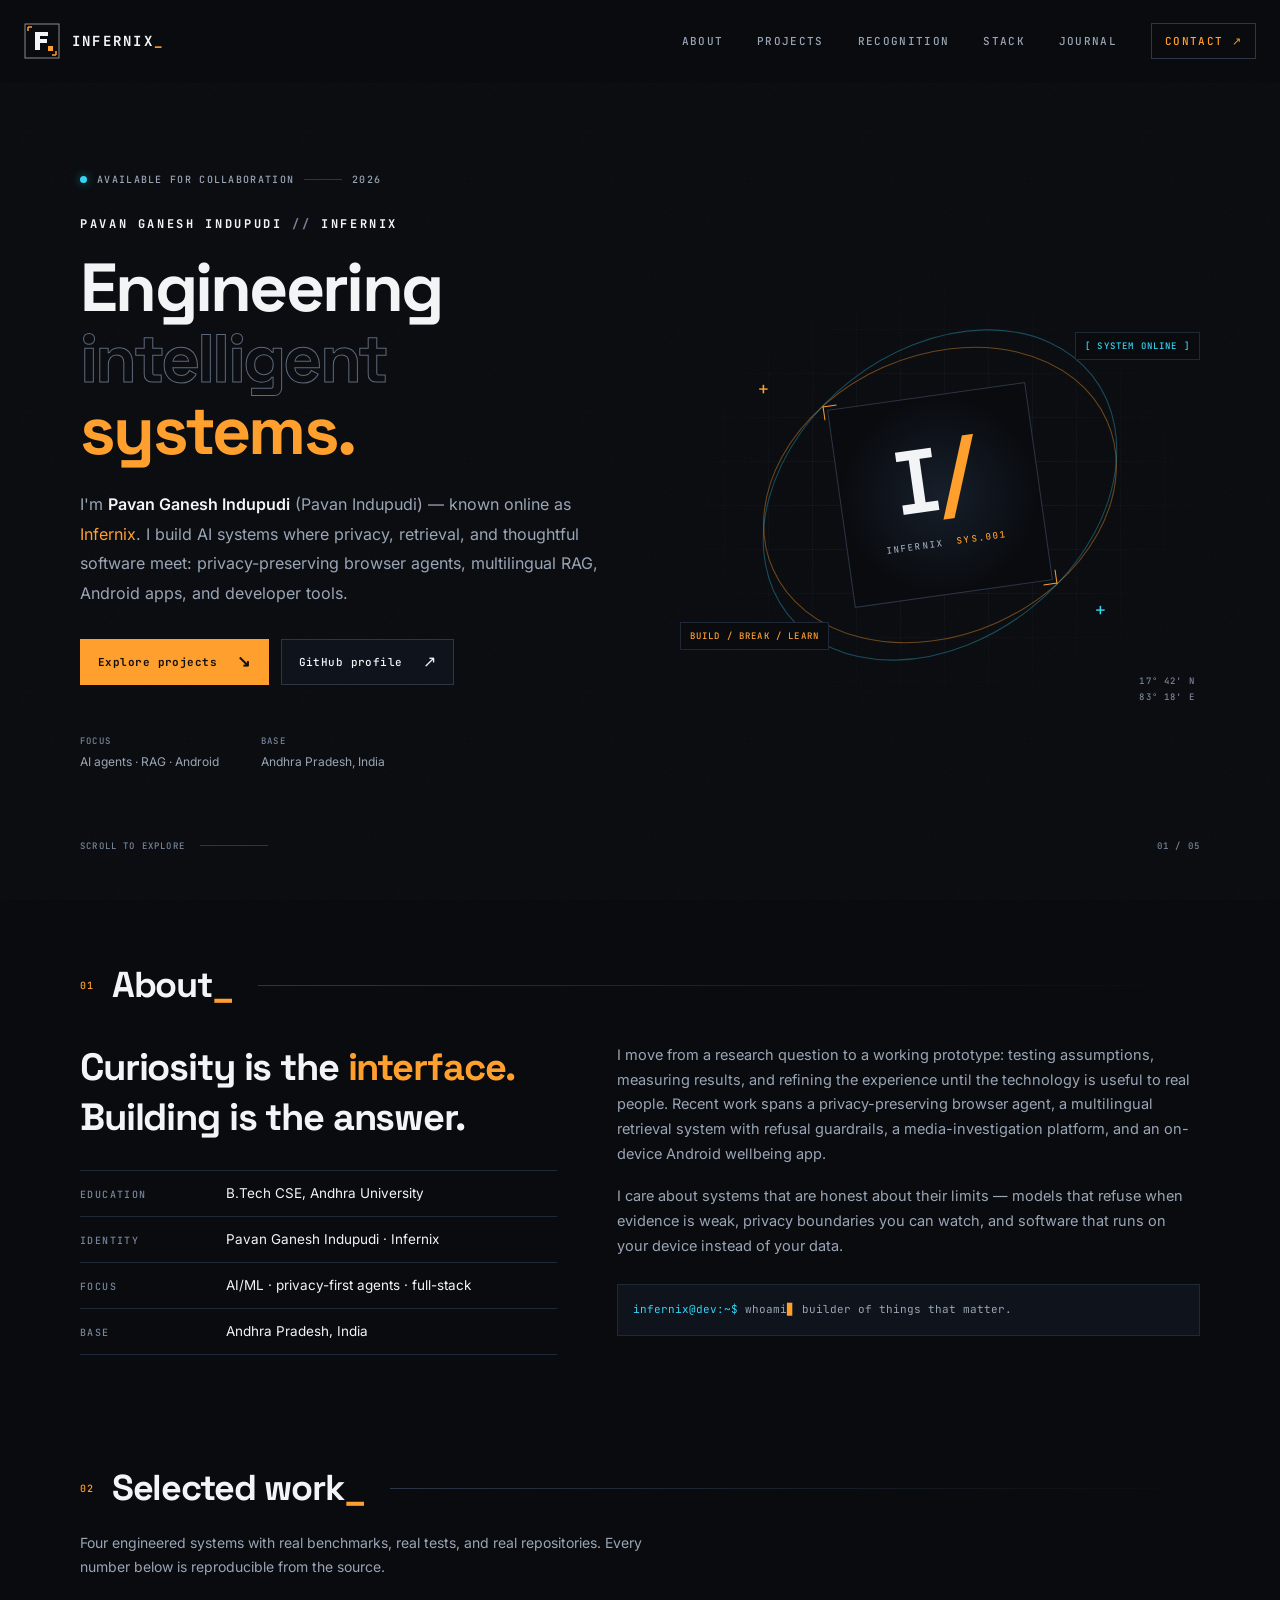
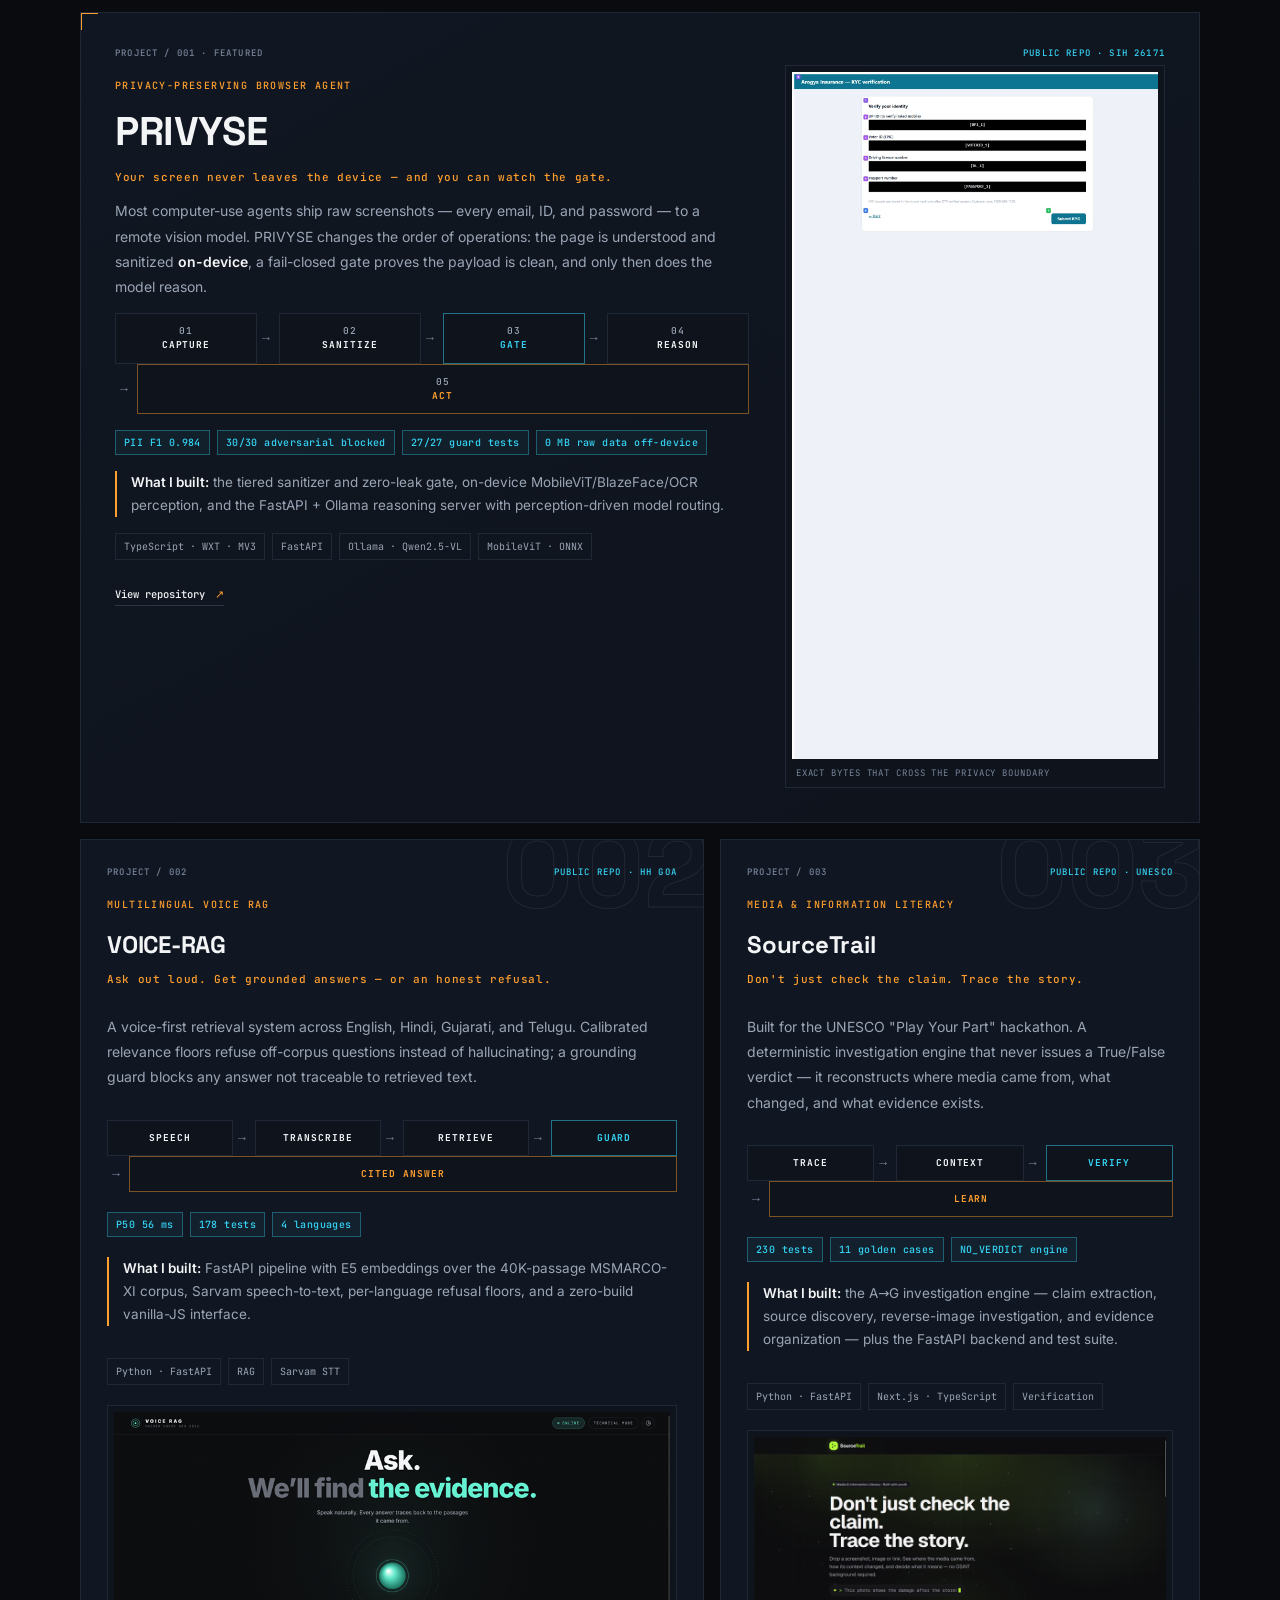
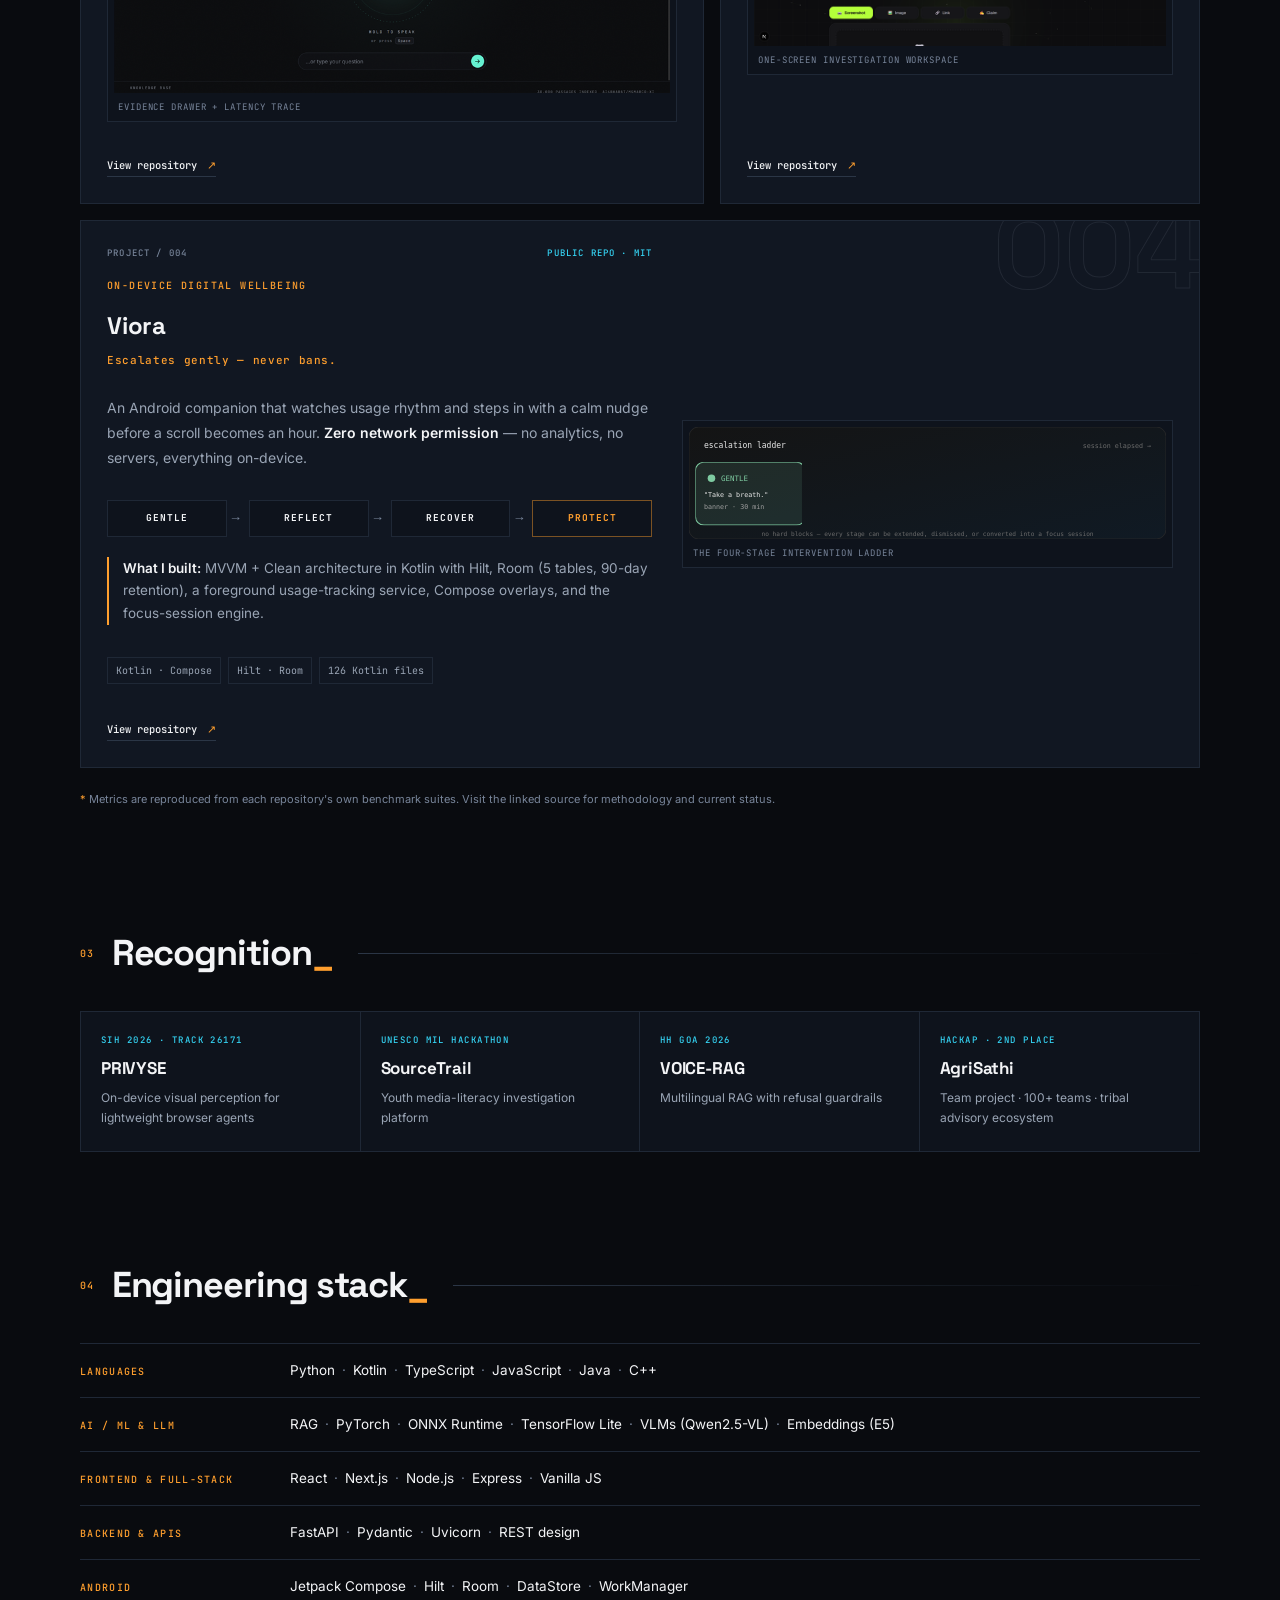
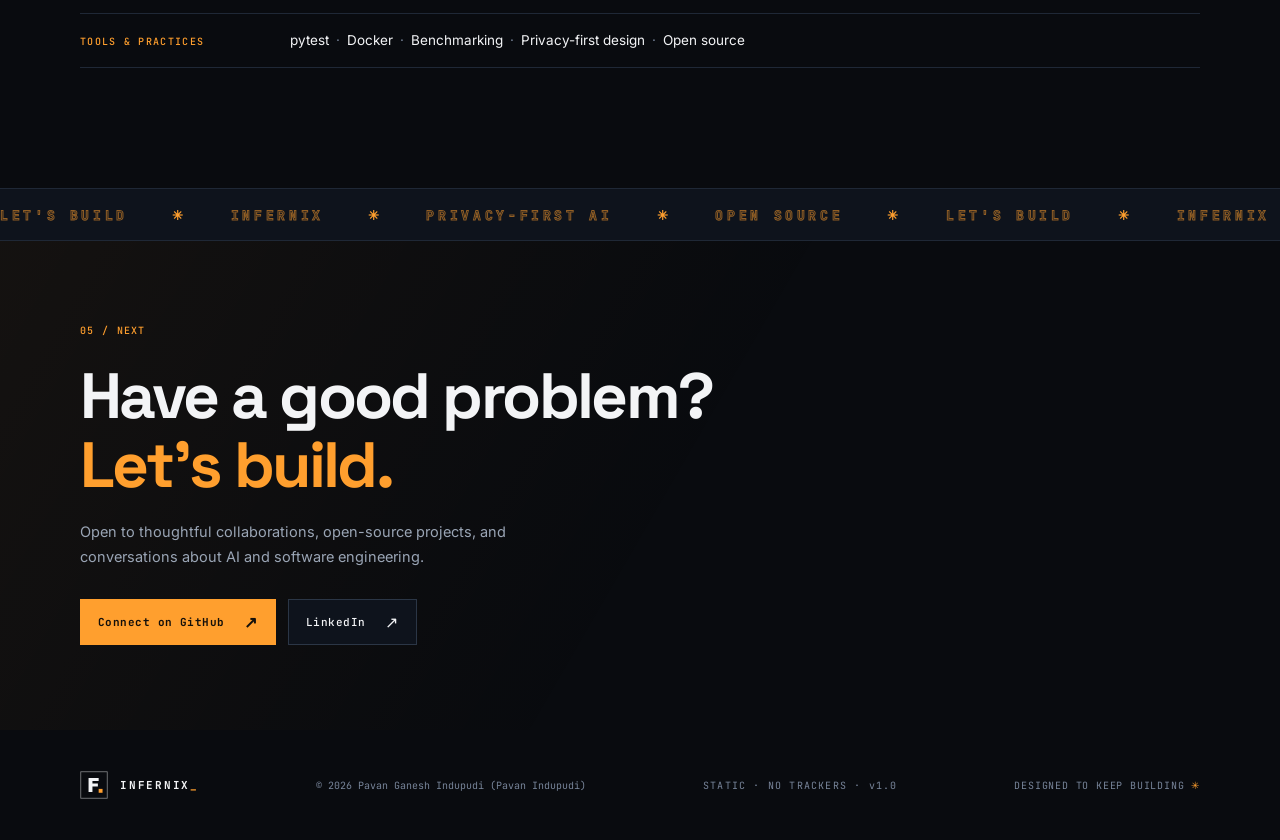
<file: index.html>
<!doctype html>
<html lang="en">
<head>
  <meta charset="utf-8">
  <meta name="viewport" content="width=device-width, initial-scale=1">
  <meta name="theme-color" content="#090b0f">
  <meta name="color-scheme" content="dark">
  <title>Pavan Ganesh Indupudi | Infernix — Developer & AI/ML Builder</title>
  <meta name="description" content="Pavan Ganesh Indupudi (Pavan Indupudi), known as Infernix, is a Computer Science and Engineering student and AI engineer building privacy-first browser agents, multilingual RAG systems, Android apps, and open-source tools.">
  <meta name="author" content="Pavan Ganesh Indupudi">
  <meta name="robots" content="index, follow, max-image-preview:large">
  <link rel="canonical" href="https://the-infernix.github.io/">
  <link rel="icon" href="./assets/favicon.svg" type="image/svg+xml">
  <link rel="stylesheet" href="./styles.css">
  <link rel="preload" href="./assets/fonts/space-grotesk-var.woff2" as="font" type="font/woff2" crossorigin>
  <link rel="preload" href="./assets/fonts/inter-var.woff2" as="font" type="font/woff2" crossorigin>
  <link rel="preload" href="./assets/fonts/jetbrains-mono-var.woff2" as="font" type="font/woff2" crossorigin>
  <meta property="og:type" content="website">
  <meta property="og:site_name" content="Infernix">
  <meta property="og:title" content="Pavan Ganesh Indupudi | Infernix">
  <meta property="og:description" content="Pavan Ganesh Indupudi (Pavan Indupudi) — AI engineer building privacy-first agents, retrieval systems, and developer tools.">
  <meta property="og:url" content="https://the-infernix.github.io/">
  <meta property="og:image" content="https://the-infernix.github.io/assets/social-preview.png">
  <meta property="og:image:width" content="1200">
  <meta property="og:image:height" content="630">
  <meta property="og:image:type" content="image/png">
  <meta property="og:image:alt" content="Infernix — Pavan Ganesh Indupudi, AI engineer and open-source developer">
  <meta name="twitter:card" content="summary_large_image">
  <meta name="twitter:title" content="Pavan Ganesh Indupudi | Infernix">
  <meta name="twitter:description" content="Pavan Ganesh Indupudi (Pavan Indupudi) — AI engineer building privacy-first agents, retrieval systems, and developer tools.">
  <meta name="twitter:image" content="https://the-infernix.github.io/assets/social-preview.png">

  <script>document.documentElement.classList.add("js");</script>

  <!-- Keep this data accurate. Both name forms are intentional: full legal name is primary, short form matches LinkedIn and teammates' references. -->
  <script type="application/ld+json">
  {
    "@context": "https://schema.org",
    "@type": "Person",
    "@id": "https://the-infernix.github.io/#person",
    "name": "Pavan Ganesh Indupudi",
    "alternateName": ["Infernix", "Pavan Indupudi"],
    "url": "https://the-infernix.github.io/",
    "image": "https://the-infernix.github.io/assets/social-preview.png",
    "description": "Computer Science and Engineering student and AI engineer building privacy-first browser agents, retrieval-augmented generation systems, Android applications, and open-source tools.",
    "sameAs": [
      "https://github.com/The-Infernix",
      "https://www.linkedin.com/in/pavanindupudi",
      "https://dev.to/the_infernix",
      "https://infernix.hashnode.dev"
    ],
    "alumniOf": {
      "@type": "CollegeOrUniversity",
      "name": "Andhra University"
    },
    "knowsAbout": [
      "Artificial Intelligence",
      "Machine Learning",
      "Retrieval-Augmented Generation",
      "Full-Stack Development",
      "Android Development",
      "Open-Source Software",
      "Privacy-Preserving AI"
    ]
  }
  </script>
</head>
<body>
  <a class="skip-link" href="#main">Skip to content</a>
  <div class="scanlines" aria-hidden="true"></div>

  <header class="site-header" id="site-header">
    <div class="header-inner">
      <a class="brand" href="#top" aria-label="Infernix home — Pavan Ganesh Indupudi">
        <svg class="brand-logo" viewBox="0 0 36 36" width="36" height="36" aria-hidden="true" focusable="false">
          <rect x="1" y="1" width="34" height="34" fill="none" stroke="currentColor" stroke-width="1" opacity=".55"/>
          <path d="M11 9h13v4h-8v3h7v4h-7v7h-5z" fill="currentColor"/>
          <rect x="24" y="23" width="5" height="5" fill="#ff9f2e"/>
          <path d="M4 4h4M4 4v4M32 32h-4M32 32v-4" stroke="#ff9f2e" stroke-width="1.5" fill="none"/>
        </svg>
        <span class="brand-name">INFERNIX<span class="brand-cursor" aria-hidden="true">_</span></span>
      </a>
      <button class="menu-toggle" type="button" aria-label="Open navigation" aria-expanded="false" aria-controls="site-nav">
        <span class="menu-bar" aria-hidden="true"></span>
        <span class="menu-bar" aria-hidden="true"></span>
      </button>
      <nav id="site-nav" class="site-nav" aria-label="Main navigation">
        <a href="#about">ABOUT</a>
        <a href="#work">PROJECTS</a>
        <a href="#recognition">RECOGNITION</a>
        <a href="#stack">STACK</a>
        <a href="./blog/">JOURNAL</a>
        <a href="#contact" class="nav-contact">CONTACT <span aria-hidden="true">↗</span></a>
      </nav>
    </div>
    <div class="scroll-progress" id="scroll-progress" aria-hidden="true"></div>
  </header>

  <main id="main">
    <!-- ============================================================ hero -->
    <section class="hero section-wrap" id="top" aria-label="Introduction">
      <div class="hero-copy">
        <p class="eyebrow reveal" data-reveal>
          <span class="status-dot" aria-hidden="true"></span>
          AVAILABLE FOR COLLABORATION
          <span class="eyebrow-line" aria-hidden="true"></span>
          2026
        </p>
        <p class="hero-identity reveal" data-reveal>PAVAN GANESH INDUPUDI <span class="dim">//</span> INFERNIX</p>
        <h1 class="reveal" data-reveal>Engineering<br><span class="outline-text">intelligent</span> <span class="accent">systems.</span></h1>
        <p class="hero-intro reveal" data-reveal>I'm <strong>Pavan Ganesh Indupudi</strong> (Pavan Indupudi) — known online as <span class="accent">Infernix</span>. I build AI systems where privacy, retrieval, and thoughtful software meet: privacy-preserving browser agents, multilingual RAG, Android apps, and developer tools.</p>
        <div class="hero-actions reveal" data-reveal>
          <a class="button button-primary" href="#work">Explore projects <span aria-hidden="true">↘</span></a>
          <a class="button button-ghost" href="https://github.com/The-Infernix" target="_blank" rel="noopener noreferrer">GitHub profile <span aria-hidden="true">↗</span></a>
        </div>
        <div class="hero-meta reveal" data-reveal>
          <div><span class="meta-label">FOCUS</span><span>AI agents · RAG · Android</span></div>
          <div><span class="meta-label">BASE</span><span>Andhra Pradesh, India</span></div>
        </div>
      </div>

      <div class="hero-art reveal" data-reveal role="img" aria-label="Abstract Infernix system schematic: a framed core marked I slash, orbited by two rings with technical readouts">
        <div class="art-grid" aria-hidden="true"></div>
        <svg class="hero-orbits" viewBox="0 0 400 400" aria-hidden="true" focusable="false">
          <ellipse class="o1" cx="200" cy="200" rx="170" ry="130" pathLength="100"/>
          <ellipse class="o2" cx="200" cy="200" rx="135" ry="180" pathLength="100"/>
        </svg>
        <div class="core" aria-hidden="true">
          <div class="core-symbol">I<span>/</span></div>
          <div class="core-label">INFERNIX <span>SYS.001</span></div>
        </div>
        <span class="art-tag tag-top" aria-hidden="true">[ SYSTEM ONLINE ]</span>
        <span class="art-tag tag-bottom" aria-hidden="true">BUILD / BREAK / LEARN</span>
        <span class="art-cross cross-one" aria-hidden="true">+</span>
        <span class="art-cross cross-two" aria-hidden="true">+</span>
        <span class="art-coord" aria-hidden="true">17° 42' N<br>83° 18' E</span>
      </div>

      <div class="hero-bottom" aria-hidden="true">
        <span>SCROLL TO EXPLORE</span>
        <span class="scroll-line"></span>
        <span>01 / 05</span>
      </div>
    </section>

    <!-- =========================================================== about -->
    <section class="section-wrap section-block" id="about">
      <div class="section-heading reveal" data-reveal>
        <span class="section-index">01</span>
        <h2>About<span class="accent" aria-hidden="true">_</span></h2>
        <span class="heading-rule" aria-hidden="true"></span>
      </div>
      <div class="about-grid">
        <div class="about-lead reveal" data-reveal>
          <p class="big-copy">Curiosity is the <span class="accent">interface.</span><br>Building is the answer.</p>
          <div class="spec">
            <div class="spec-row"><span class="spec-key">EDUCATION</span><span class="spec-val">B.Tech CSE, Andhra University</span></div>
            <div class="spec-row"><span class="spec-key">IDENTITY</span><span class="spec-val">Pavan Ganesh Indupudi · Infernix</span></div>
            <div class="spec-row"><span class="spec-key">FOCUS</span><span class="spec-val">AI/ML · privacy-first agents · full-stack</span></div>
            <div class="spec-row"><span class="spec-key">BASE</span><span class="spec-val">Andhra Pradesh, India</span></div>
          </div>
        </div>
        <div class="about-body reveal" data-reveal>
          <p>I move from a research question to a working prototype: testing assumptions, measuring results, and refining the experience until the technology is useful to real people. Recent work spans a privacy-preserving browser agent, a multilingual retrieval system with refusal guardrails, a media-investigation platform, and an on-device Android wellbeing app.</p>
          <p>I care about systems that are honest about their limits — models that refuse when evidence is weak, privacy boundaries you can watch, and software that runs on your device instead of your data.</p>
          <div class="terminal-note">
            <span class="terminal-prompt">infernix@dev:~$</span>
            <span id="terminal-text" aria-hidden="true">whoami</span><span class="typing-cursor" aria-hidden="true">▋</span>
            <span class="terminal-response"> builder of things that matter.</span>
          </div>
        </div>
      </div>
    </section>

    <!-- ========================================================== work -->
    <section class="section-wrap section-block" id="work">
      <div class="section-heading reveal" data-reveal>
        <span class="section-index">02</span>
        <h2>Selected work<span class="accent" aria-hidden="true">_</span></h2>
        <span class="heading-rule" aria-hidden="true"></span>
      </div>
      <p class="section-description reveal" data-reveal>Four engineered systems with real benchmarks, real tests, and real repositories. Every number below is reproducible from the source.</p>

      <!-- PRIVYSE — featured -->
      <article class="project-featured reveal" data-reveal>
        <div class="project-top">
          <span class="project-number">PROJECT / 001 · FEATURED</span>
          <span class="project-status">PUBLIC REPO · SIH 26171</span>
        </div>
        <div class="featured-grid">
          <div class="project-main">
            <p class="project-kicker">Privacy-preserving browser agent</p>
            <h3>PRIVYSE</h3>
            <p class="project-tagline">Your screen never leaves the device — and you can watch the gate.</p>
            <p class="project-copy">Most computer-use agents ship raw screenshots — every email, ID, and password — to a remote vision model. PRIVYSE changes the order of operations: the page is understood and sanitized <strong>on-device</strong>, a fail-closed gate proves the payload is clean, and only then does the model reason.</p>

            <div class="flow" role="img" aria-label="PRIVYSE pipeline: capture, sanitize, gate, reason, act">
              <span class="flow-step">01 <b>Capture</b></span>
              <span class="flow-step">02 <b>Sanitize</b></span>
              <span class="flow-step is-key">03 <b>Gate</b></span>
              <span class="flow-step">04 <b>Reason</b></span>
              <span class="flow-step is-warm">05 <b>Act</b></span>
            </div>

            <div class="evidence-chips" aria-label="Verified benchmark results">
              <span>PII F1 0.984</span>
              <span>30/30 adversarial blocked</span>
              <span>27/27 guard tests</span>
              <span>0 MB raw data off-device</span>
            </div>

            <p class="project-built"><b>What I built:</b> the tiered sanitizer and zero-leak gate, on-device MobileViT/BlazeFace/OCR perception, and the FastAPI + Ollama reasoning server with perception-driven model routing.</p>

            <div class="tag-list"><span>TypeScript · WXT · MV3</span><span>FastAPI</span><span>Ollama · Qwen2.5-VL</span><span>MobileViT · ONNX</span></div>
            <a class="project-link" href="https://github.com/The-Infernix/PRIVYSE" target="_blank" rel="noopener noreferrer">View repository <span aria-hidden="true">↗</span></a>
          </div>
          <figure class="shot project-media" style="margin:0">
            <img src="./assets/projects/privyse-model-view.png" alt="PRIVYSE gate output: a KYC form where every sensitive value is replaced by a stable token before it reaches the model" width="840" height="470" loading="lazy" decoding="async">
            <figcaption>Exact bytes that cross the privacy boundary</figcaption>
          </figure>
        </div>
      </article>

      <div class="project-grid">
        <!-- VOICE-RAG -->
        <article class="project-card reveal" data-reveal>
          <span class="project-ghost" aria-hidden="true">002</span>
          <div class="project-top">
            <span class="project-number">PROJECT / 002</span>
            <span class="project-status">PUBLIC REPO · HH GOA</span>
          </div>
          <p class="project-kicker">Multilingual voice RAG</p>
          <h3>VOICE-RAG</h3>
          <p class="project-tagline">Ask out loud. Get grounded answers — or an honest refusal.</p>
          <p class="project-copy">A voice-first retrieval system across English, Hindi, Gujarati, and Telugu. Calibrated relevance floors refuse off-corpus questions instead of hallucinating; a grounding guard blocks any answer not traceable to retrieved text.</p>

          <div class="flow" role="img" aria-label="VOICE-RAG pipeline: speech, transcribe, retrieve, guard, cited answer">
            <span class="flow-step"><b>Speech</b></span>
            <span class="flow-step"><b>Transcribe</b></span>
            <span class="flow-step"><b>Retrieve</b></span>
            <span class="flow-step is-key"><b>Guard</b></span>
            <span class="flow-step is-warm"><b>Cited answer</b></span>
          </div>

          <div class="evidence-chips">
            <span>P50 56 ms</span>
            <span>178 tests</span>
            <span>4 languages</span>
          </div>

          <p class="project-built"><b>What I built:</b> FastAPI pipeline with E5 embeddings over the 40K-passage MSMARCO-XI corpus, Sarvam speech-to-text, per-language refusal floors, and a zero-build vanilla-JS interface.</p>

          <div class="tag-list"><span>Python · FastAPI</span><span>RAG</span><span>Sarvam STT</span></div>
          <figure class="shot" style="margin:0 0 18px">
            <img src="./assets/projects/voice-rag-ui.png" alt="VOICE-RAG interface: a spoken question with evidence drawer, guard decision chain, and per-stage latency breakdown" width="900" height="455" loading="lazy" decoding="async">
            <figcaption>Evidence drawer + latency trace</figcaption>
          </figure>
          <a class="project-link" href="https://github.com/The-Infernix/VOICE-RAG" target="_blank" rel="noopener noreferrer">View repository <span aria-hidden="true">↗</span></a>
        </article>

        <!-- SourceTrail -->
        <article class="project-card reveal" data-reveal>
          <span class="project-ghost" aria-hidden="true">003</span>
          <div class="project-top">
            <span class="project-number">PROJECT / 003</span>
            <span class="project-status">PUBLIC REPO · UNESCO</span>
          </div>
          <p class="project-kicker">Media &amp; information literacy</p>
          <h3>SourceTrail</h3>
          <p class="project-tagline">Don't just check the claim. Trace the story.</p>
          <p class="project-copy">Built for the UNESCO "Play Your Part" hackathon. A deterministic investigation engine that never issues a True/False verdict — it reconstructs where media came from, what changed, and what evidence exists.</p>

          <div class="flow" role="img" aria-label="SourceTrail core loop: trace, context, verify, learn">
            <span class="flow-step"><b>Trace</b></span>
            <span class="flow-step"><b>Context</b></span>
            <span class="flow-step is-key"><b>Verify</b></span>
            <span class="flow-step is-warm"><b>Learn</b></span>
          </div>

          <div class="evidence-chips">
            <span>230 tests</span>
            <span>11 golden cases</span>
            <span>NO_VERDICT engine</span>
          </div>

          <p class="project-built"><b>What I built:</b> the A→G investigation engine — claim extraction, source discovery, reverse-image investigation, and evidence organization — plus the FastAPI backend and test suite.</p>

          <div class="tag-list"><span>Python · FastAPI</span><span>Next.js · TypeScript</span><span>Verification</span></div>
          <figure class="shot" style="margin:0 0 18px">
            <img src="./assets/projects/sourcetrail-ui.png" alt="SourceTrail investigation workspace with trace timeline, context comparison, and typed evidence panels" width="900" height="456" loading="lazy" decoding="async">
            <figcaption>One-screen investigation workspace</figcaption>
          </figure>
          <a class="project-link" href="https://github.com/The-Infernix/Source-Trail" target="_blank" rel="noopener noreferrer">View repository <span aria-hidden="true">↗</span></a>
        </article>

        <!-- Viora -->
        <article class="project-card horizontal span-all reveal" data-reveal>
          <span class="project-ghost" aria-hidden="true">004</span>
          <div class="project-main">
            <div class="project-top">
              <span class="project-number">PROJECT / 004</span>
              <span class="project-status">PUBLIC REPO · MIT</span>
            </div>
            <p class="project-kicker">On-device digital wellbeing</p>
            <h3>Viora</h3>
            <p class="project-tagline">Escalates gently — never bans.</p>
            <p class="project-copy">An Android companion that watches usage rhythm and steps in with a calm nudge before a scroll becomes an hour. <strong>Zero network permission</strong> — no analytics, no servers, everything on-device.</p>

            <div class="flow" role="img" aria-label="Viora intervention ladder: gentle, reflect, recover, protect">
              <span class="flow-step"><b>Gentle</b></span>
              <span class="flow-step"><b>Reflect</b></span>
              <span class="flow-step"><b>Recover</b></span>
              <span class="flow-step is-warm"><b>Protect</b></span>
            </div>

            <p class="project-built"><b>What I built:</b> MVVM + Clean architecture in Kotlin with Hilt, Room (5 tables, 90-day retention), a foreground usage-tracking service, Compose overlays, and the focus-session engine.</p>

            <div class="tag-list"><span>Kotlin · Compose</span><span>Hilt · Room</span><span>126 Kotlin files</span></div>
            <a class="project-link" href="https://github.com/The-Infernix/Viora" target="_blank" rel="noopener noreferrer">View repository <span aria-hidden="true">↗</span></a>
          </div>
          <figure class="shot project-media" style="margin:0">
            <img src="./assets/projects/viora-interventions.svg" alt="Viora's four-stage intervention ladder: gentle nudge at 30 minutes, reflect at 60, recover at 120, protect at 180" width="892" height="420" loading="lazy" decoding="async">
            <figcaption>The four-stage intervention ladder</figcaption>
          </figure>
        </article>
      </div>

      <p class="project-footnote reveal" data-reveal><span class="accent" aria-hidden="true">*</span> Metrics are reproduced from each repository's own benchmark suites. Visit the linked source for methodology and current status.</p>
    </section>

    <!-- ==================================================== recognition -->
    <section class="section-wrap section-block" id="recognition">
      <div class="section-heading reveal" data-reveal>
        <span class="section-index">03</span>
        <h2>Recognition<span class="accent" aria-hidden="true">_</span></h2>
        <span class="heading-rule" aria-hidden="true"></span>
      </div>
      <div class="badges reveal" data-reveal>
        <div class="badge">
          <div class="badge-label">SIH 2026 · Track 26171</div>
          <div class="badge-title">PRIVYSE</div>
          <div class="badge-meta">On-device visual perception for lightweight browser agents</div>
        </div>
        <div class="badge">
          <div class="badge-label">UNESCO MIL Hackathon</div>
          <div class="badge-title">SourceTrail</div>
          <div class="badge-meta">Youth media-literacy investigation platform</div>
        </div>
        <div class="badge">
          <div class="badge-label">HH Goa 2026</div>
          <div class="badge-title">VOICE-RAG</div>
          <div class="badge-meta">Multilingual RAG with refusal guardrails</div>
        </div>
        <div class="badge">
          <div class="badge-label">HackAP · 2nd place</div>
          <div class="badge-title">AgriSathi</div>
          <div class="badge-meta">Team project · 100+ teams · tribal advisory ecosystem</div>
        </div>
      </div>
    </section>

    <!-- ========================================================== stack -->
    <section class="section-wrap section-block" id="stack">
      <div class="section-heading reveal" data-reveal>
        <span class="section-index">04</span>
        <h2>Engineering stack<span class="accent" aria-hidden="true">_</span></h2>
        <span class="heading-rule" aria-hidden="true"></span>
      </div>
      <div class="stack-groups reveal" data-reveal>
        <div class="stack-row">
          <span class="stack-label">LANGUAGES</span>
          <div class="stack-items"><span>Python</span><span>Kotlin</span><span>TypeScript</span><span>JavaScript</span><span>Java</span><span>C++</span></div>
        </div>
        <div class="stack-row">
          <span class="stack-label">AI / ML &amp; LLM</span>
          <div class="stack-items"><span>RAG</span><span>PyTorch</span><span>ONNX Runtime</span><span>TensorFlow Lite</span><span>VLMs (Qwen2.5-VL)</span><span>Embeddings (E5)</span></div>
        </div>
        <div class="stack-row">
          <span class="stack-label">FRONTEND &amp; FULL-STACK</span>
          <div class="stack-items"><span>React</span><span>Next.js</span><span>Node.js</span><span>Express</span><span>Vanilla JS</span></div>
        </div>
        <div class="stack-row">
          <span class="stack-label">BACKEND &amp; APIS</span>
          <div class="stack-items"><span>FastAPI</span><span>Pydantic</span><span>Uvicorn</span><span>REST design</span></div>
        </div>
        <div class="stack-row">
          <span class="stack-label">ANDROID</span>
          <div class="stack-items"><span>Jetpack Compose</span><span>Hilt</span><span>Room</span><span>DataStore</span><span>WorkManager</span></div>
        </div>
        <div class="stack-row">
          <span class="stack-label">TOOLS &amp; PRACTICES</span>
          <div class="stack-items"><span>pytest</span><span>Docker</span><span>Benchmarking</span><span>Privacy-first design</span><span>Open source</span></div>
        </div>
      </div>
    </section>

    <!-- ======================================================== contact -->
    <section class="contact-section" id="contact">
      <div class="marquee" aria-hidden="true">
        <div class="marquee-track">
          <span>LET'S BUILD</span><span class="solid">✳</span><span>INFERNIX</span><span class="solid">✳</span><span>PRIVACY-FIRST AI</span><span class="solid">✳</span><span>OPEN SOURCE</span><span class="solid">✳</span>
          <span>LET'S BUILD</span><span class="solid">✳</span><span>INFERNIX</span><span class="solid">✳</span><span>PRIVACY-FIRST AI</span><span class="solid">✳</span><span>OPEN SOURCE</span><span class="solid">✳</span>
        </div>
      </div>
      <div class="section-wrap contact-inner">
        <span class="section-index reveal" data-reveal>05 / NEXT</span>
        <h2 class="reveal" data-reveal>Have a good problem?<br><span class="accent">Let's build.</span></h2>
        <p class="reveal" data-reveal>Open to thoughtful collaborations, open-source projects, and conversations about AI and software engineering.</p>
        <div class="contact-actions reveal" data-reveal>
          <a class="button button-primary" href="https://github.com/The-Infernix" target="_blank" rel="noopener noreferrer">Connect on GitHub <span aria-hidden="true">↗</span></a>
          <a class="button button-ghost" href="https://www.linkedin.com/in/pavanindupudi" id="linkedin-link" target="_blank" rel="noopener noreferrer">LinkedIn <span aria-hidden="true">↗</span></a>
        </div>
      </div>
    </section>
  </main>

  <footer class="site-footer section-wrap">
    <a class="brand footer-brand" href="#top" aria-label="Back to top">
      <svg class="brand-logo" viewBox="0 0 36 36" width="28" height="28" aria-hidden="true" focusable="false">
        <rect x="1" y="1" width="34" height="34" fill="none" stroke="currentColor" stroke-width="1" opacity=".55"/>
        <path d="M11 9h13v4h-8v3h7v4h-7v7h-5z" fill="currentColor"/>
        <rect x="24" y="23" width="5" height="5" fill="#ff9f2e"/>
      </svg>
      <span class="brand-name">INFERNIX<span class="brand-cursor" aria-hidden="true">_</span></span>
    </a>
    <span>© <span id="year">2026</span> Pavan Ganesh Indupudi (Pavan Indupudi)</span>
    <span class="footer-system">STATIC · NO TRACKERS · v1.0</span>
    <span class="footer-note">DESIGNED TO KEEP BUILDING <span class="accent" aria-hidden="true">✳</span></span>
  </footer>

  <script src="./script.js" defer></script>
</body>
</html>
</file>
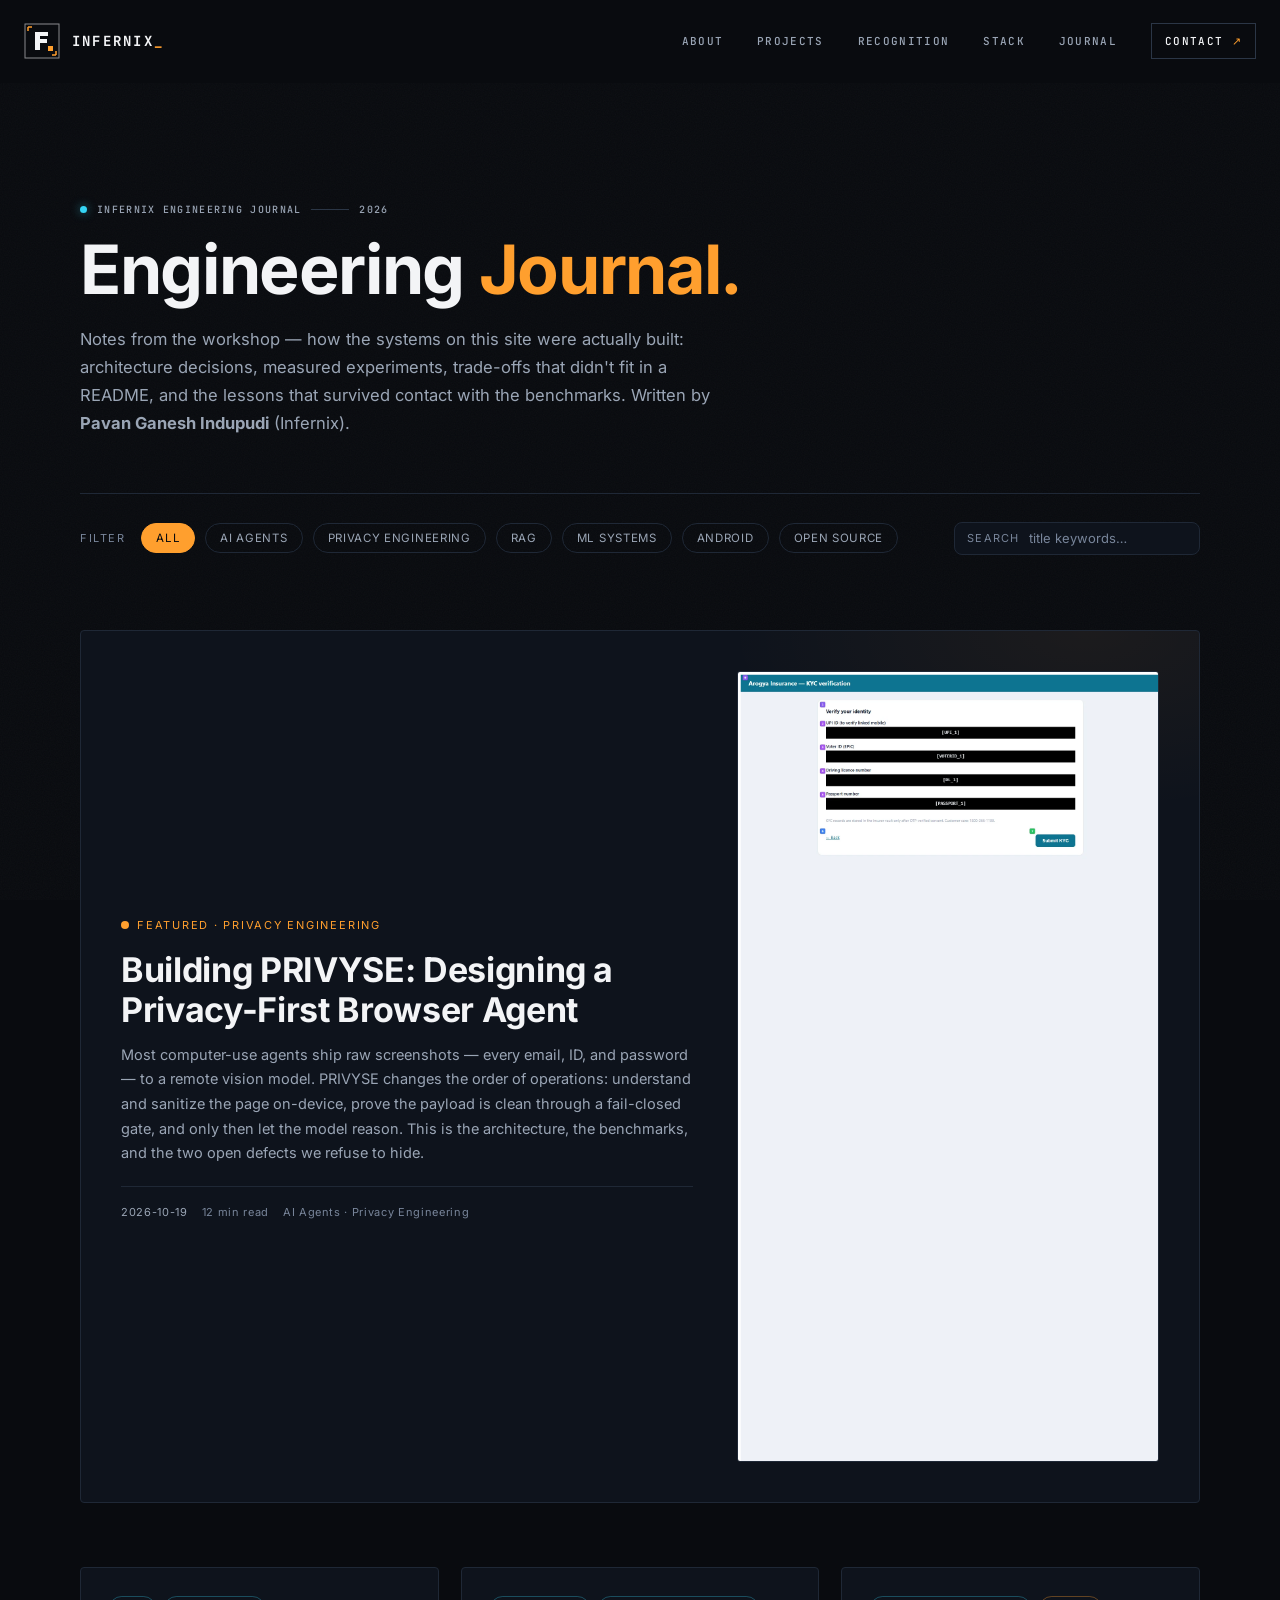
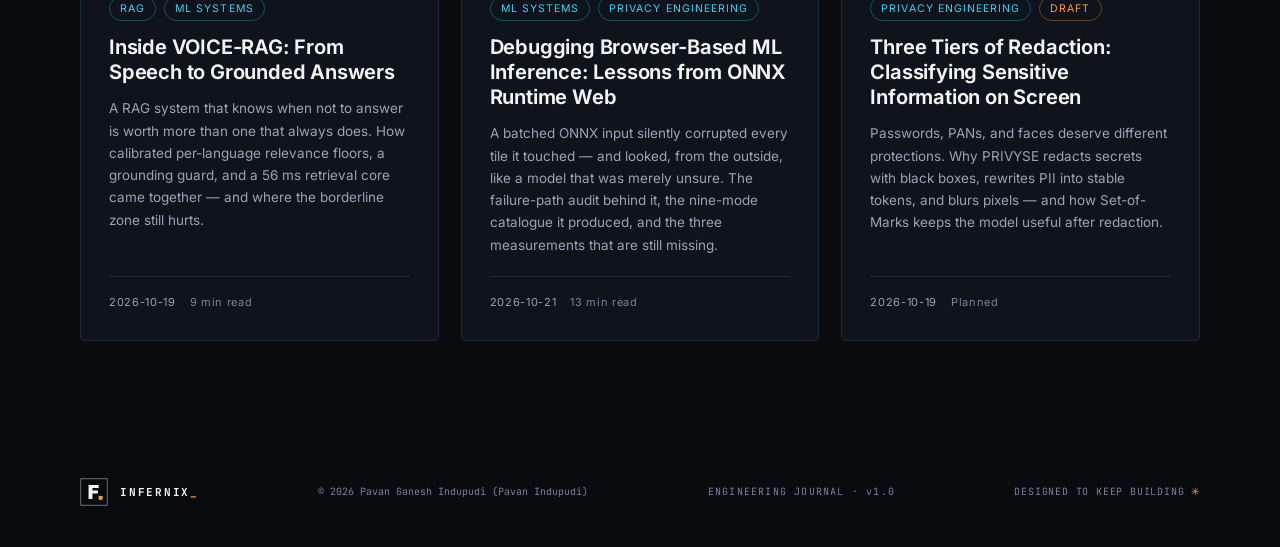
<file: blog/index.html>
<!doctype html>
<html lang="en">
<head>
  <meta charset="utf-8">
  <meta name="viewport" content="width=device-width, initial-scale=1">
  <meta name="theme-color" content="#090b0f">
  <meta name="color-scheme" content="dark">
  <title>Engineering Journal | Pavan Ganesh Indupudi (Infernix)</title>
  <meta name="description" content="The Infernix Engineering Journal — technical articles on building privacy-first AI agents, multilingual RAG systems, and ML inference in the browser, by Pavan Ganesh Indupudi.">
  <meta name="author" content="Pavan Ganesh Indupudi">
  <meta name="robots" content="index, follow, max-image-preview:large">
  <link rel="canonical" href="https://the-infernix.github.io/blog/">
  <link rel="icon" href="../assets/favicon.svg" type="image/svg+xml">
  <link rel="stylesheet" href="../styles.css">
  <link rel="stylesheet" href="./blog.css">
  <link rel="preload" href="../assets/fonts/space-grotesk-var.woff2" as="font" type="font/woff2" crossorigin>
  <link rel="preload" href="../assets/fonts/inter-var.woff2" as="font" type="font/woff2" crossorigin>
  <link rel="preload" href="../assets/fonts/jetbrains-mono-var.woff2" as="font" type="font/woff2" crossorigin>
  <meta property="og:type" content="website">
  <meta property="og:site_name" content="Infernix">
  <meta property="og:title" content="Infernix Engineering Journal">
  <meta property="og:description" content="Technical articles documenting real engineering work, experiments, architecture, and lessons — by Pavan Ganesh Indupudi.">
  <meta property="og:url" content="https://the-infernix.github.io/blog/">
  <meta property="og:image" content="https://the-infernix.github.io/assets/social-preview.png">
  <meta property="og:image:width" content="1200">
  <meta property="og:image:height" content="630">
  <meta property="og:image:type" content="image/png">
  <meta property="og:image:alt" content="Infernix Engineering Journal — writing on AI systems, privacy, and browser ML">
  <meta name="twitter:card" content="summary_large_image">
  <meta name="twitter:title" content="Infernix Engineering Journal">
  <meta name="twitter:description" content="Technical articles documenting real engineering work, experiments, architecture, and lessons — by Pavan Ganesh Indupudi.">
  <meta name="twitter:image" content="https://the-infernix.github.io/assets/social-preview.png">
  <script>document.documentElement.classList.add("js");</script>
  <script type="application/ld+json">
  {
    "@context": "https://schema.org",
    "@type": "Blog",
    "name": "Infernix Engineering Journal",
    "url": "https://the-infernix.github.io/blog/",
    "description": "Technical articles on privacy-first AI agents, multilingual RAG, browser ML inference, and software engineering.",
    "image": "https://the-infernix.github.io/assets/social-preview.png",
    "author": { "@id": "https://the-infernix.github.io/#person" },
    "publisher": { "@id": "https://the-infernix.github.io/#person" }
  }
  </script>
  <script type="application/ld+json">
  {
    "@context": "https://schema.org",
    "@type": "Person",
    "@id": "https://the-infernix.github.io/#person",
    "name": "Pavan Ganesh Indupudi",
    "alternateName": ["Infernix", "Pavan Indupudi"],
    "url": "https://the-infernix.github.io/",
    "sameAs": [
      "https://github.com/The-Infernix",
      "https://www.linkedin.com/in/pavanindupudi",
      "https://dev.to/the_infernix",
      "https://infernix.hashnode.dev"
    ]
  }
  </script>
</head>
<body>
  <a class="skip-link" href="#main">Skip to content</a>
  <div class="scanlines" aria-hidden="true"></div>

  <header class="site-header" id="site-header">
    <div class="header-inner">
      <a class="brand" href="../" aria-label="Infernix home — Pavan Ganesh Indupudi">
        <svg class="brand-logo" viewBox="0 0 36 36" width="36" height="36" aria-hidden="true" focusable="false">
          <rect x="1" y="1" width="34" height="34" fill="none" stroke="currentColor" stroke-width="1" opacity=".55"/>
          <path d="M11 9h13v4h-8v3h7v4h-7v7h-5z" fill="currentColor"/>
          <rect x="24" y="23" width="5" height="5" fill="#ff9f2e"/>
          <path d="M4 4h4M4 4v4M32 32h-4M32 32v-4" stroke="#ff9f2e" stroke-width="1.5" fill="none"/>
        </svg>
        <span class="brand-name">INFERNIX<span class="brand-cursor" aria-hidden="true">_</span></span>
      </a>
      <button class="menu-toggle" type="button" aria-label="Open navigation" aria-expanded="false" aria-controls="site-nav">
        <span class="menu-bar" aria-hidden="true"></span>
        <span class="menu-bar" aria-hidden="true"></span>
      </button>
      <nav id="site-nav" class="site-nav" aria-label="Main navigation">
        <a href="../#about">ABOUT</a>
        <a href="../#work">PROJECTS</a>
        <a href="../#recognition">RECOGNITION</a>
        <a href="../#stack">STACK</a>
        <a href="./" aria-current="page">JOURNAL</a>
        <a href="../#contact" class="nav-contact">CONTACT <span aria-hidden="true">↗</span></a>
      </nav>
    </div>
    <div class="scroll-progress" id="scroll-progress" aria-hidden="true"></div>
  </header>

  <main id="main">
    <div class="journal-wrap">
      <header class="journal-hero">
        <p class="eyebrow reveal" data-reveal>
          <span class="status-dot" aria-hidden="true"></span>
          INFERNIX ENGINEERING JOURNAL
          <span class="eyebrow-line" aria-hidden="true"></span>
          2026
        </p>
        <h1 class="reveal" data-reveal>Engineering <span class="accent">Journal.</span></h1>
        <p class="journal-intro reveal" data-reveal>Notes from the workshop — how the systems on this site were actually built: architecture decisions, measured experiments, trade-offs that didn't fit in a README, and the lessons that survived contact with the benchmarks. Written by <strong>Pavan Ganesh Indupudi</strong> (Infernix).</p>
      </header>

      <div class="filter-bar reveal" data-reveal role="group" aria-label="Filter articles by category">
        <span class="filter-label" aria-hidden="true">FILTER</span>
        <button type="button" class="filter-chip" data-filter="all" aria-pressed="true">All</button>
        <button type="button" class="filter-chip" data-filter="ai-agents" aria-pressed="false">AI Agents</button>
        <button type="button" class="filter-chip" data-filter="privacy" aria-pressed="false">Privacy Engineering</button>
        <button type="button" class="filter-chip" data-filter="rag" aria-pressed="false">RAG</button>
        <button type="button" class="filter-chip" data-filter="ml-systems" aria-pressed="false">ML Systems</button>
        <button type="button" class="filter-chip" data-filter="android" aria-pressed="false">Android</button>
        <button type="button" class="filter-chip" data-filter="open-source" aria-pressed="false">Open Source</button>
        <div class="filter-search">
          <label for="journal-search">SEARCH</label>
          <input type="search" id="journal-search" placeholder="title keywords…" autocomplete="off">
        </div>
      </div>
      <p class="filter-count" id="filter-count" aria-live="polite"></p>

      <!-- featured -->
      <article class="featured-article reveal" data-reveal
               data-cats="ai-agents privacy"
               data-title="Building PRIVYSE: Designing a Privacy-First Browser Agent">
        <div class="featured-body">
          <span class="featured-flag">FEATURED · PRIVACY ENGINEERING</span>
          <h2><a href="./posts/privyse-privacy-first-browser-agent.html">Building PRIVYSE: Designing a Privacy-First Browser Agent</a></h2>
          <p class="featured-summary">Most computer-use agents ship raw screenshots — every email, ID, and password — to a remote vision model. PRIVYSE changes the order of operations: understand and sanitize the page on-device, prove the payload is clean through a fail-closed gate, and only then let the model reason. This is the architecture, the benchmarks, and the two open defects we refuse to hide.</p>
          <div class="card-meta">
            <span class="meta-date">2026-10-19</span>
            <span>12 min read</span>
            <span>AI Agents · Privacy Engineering</span>
          </div>
        </div>
        <a class="featured-media" href="./posts/privyse-privacy-first-browser-agent.html" tabindex="-1" aria-hidden="true">
          <img src="../assets/projects/privyse-model-view.png" alt="" width="840" height="470" loading="lazy" decoding="async">
        </a>
      </article>

      <div class="article-grid">
        <article class="article-card reveal" data-reveal
                 data-cats="rag ml-systems"
                 data-title="Inside VOICE-RAG: From Speech to Grounded Answers">
          <div class="card-cats">
            <span class="cat-tag">RAG</span>
            <span class="cat-tag">ML Systems</span>
          </div>
          <h3><a href="./posts/voice-rag-speech-to-grounded-answers.html">Inside VOICE-RAG: From Speech to Grounded Answers</a></h3>
          <p class="card-summary">A RAG system that knows when not to answer is worth more than one that always does. How calibrated per-language relevance floors, a grounding guard, and a 56 ms retrieval core came together — and where the borderline zone still hurts.</p>
          <div class="card-meta">
            <span class="meta-date">2026-10-19</span>
            <span>9 min read</span>
          </div>
        </article>

        <article class="article-card reveal" data-reveal
                 data-cats="ml-systems privacy"
                 data-title="Debugging Browser-Based ML Inference: Lessons from ONNX Runtime Web">
          <div class="card-cats">
            <span class="cat-tag">ML Systems</span>
            <span class="cat-tag">Privacy Engineering</span>
          </div>
          <h3><a href="./posts/debugging-browser-ml-inference-onnx.html">Debugging Browser-Based ML Inference: Lessons from ONNX Runtime Web</a></h3>
          <p class="card-summary">A batched ONNX input silently corrupted every tile it touched — and looked, from the outside, like a model that was merely unsure. The failure-path audit behind it, the nine-mode catalogue it produced, and the three measurements that are still missing.</p>
          <div class="card-meta">
            <span class="meta-date">2026-10-21</span>
            <span>13 min read</span>
          </div>
        </article>

        <article class="article-card reveal" data-reveal
                 data-cats="ai-agents privacy ml-systems"
                 data-title="Three Tiers of Redaction: Classifying Sensitive Information on Screen">
          <div class="card-cats">
            <span class="cat-tag">Privacy Engineering</span>
            <span class="cat-tag draft">DRAFT</span>
          </div>
          <h3><a href="./posts/privyse-privacy-first-browser-agent.html#three-tiers">Three Tiers of Redaction: Classifying Sensitive Information on Screen</a></h3>
          <p class="card-summary">Passwords, PANs, and faces deserve different protections. Why PRIVYSE redacts secrets with black boxes, rewrites PII into stable tokens, and blurs pixels — and how Set-of-Marks keeps the model useful after redaction.</p>
          <div class="card-meta">
            <span class="meta-date">2026-10-19</span>
            <span>Planned</span>
          </div>
        </article>
      </div>
    </div>
  </main>

  <footer class="site-footer section-wrap">
    <a class="brand footer-brand" href="../" aria-label="Back to portfolio home">
      <svg class="brand-logo" viewBox="0 0 36 36" width="28" height="28" aria-hidden="true" focusable="false">
        <rect x="1" y="1" width="34" height="34" fill="none" stroke="currentColor" stroke-width="1" opacity=".55"/>
        <path d="M11 9h13v4h-8v3h7v4h-7v7h-5z" fill="currentColor"/>
        <rect x="24" y="23" width="5" height="5" fill="#ff9f2e"/>
      </svg>
      <span class="brand-name">INFERNIX<span class="brand-cursor" aria-hidden="true">_</span></span>
    </a>
    <span>© <span id="year">2026</span> Pavan Ganesh Indupudi (Pavan Indupudi)</span>
    <span class="footer-system">ENGINEERING JOURNAL · v1.0</span>
    <span class="footer-note">DESIGNED TO KEEP BUILDING <span class="accent" aria-hidden="true">✳</span></span>
  </footer>

  <script src="../script.js" defer></script>
  <script src="./blog.js" defer></script>
</body>
</html>
</file>
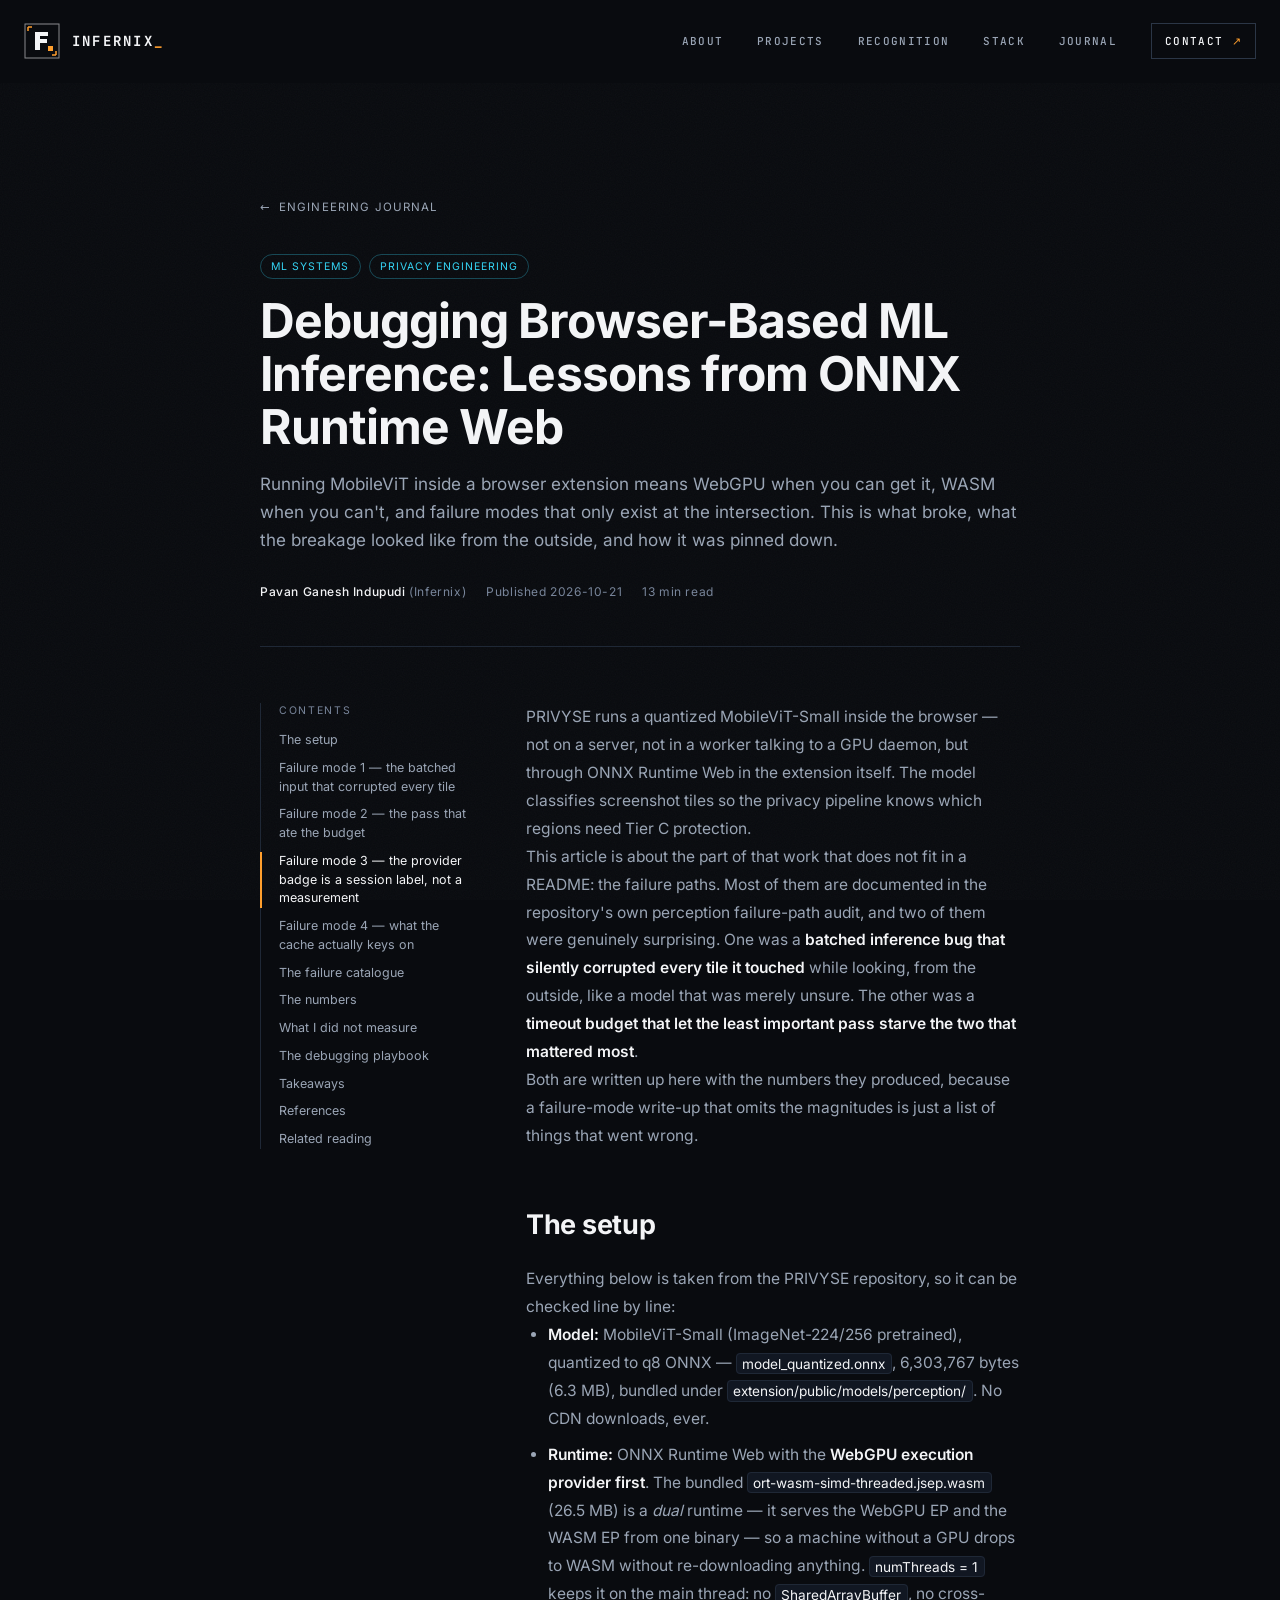
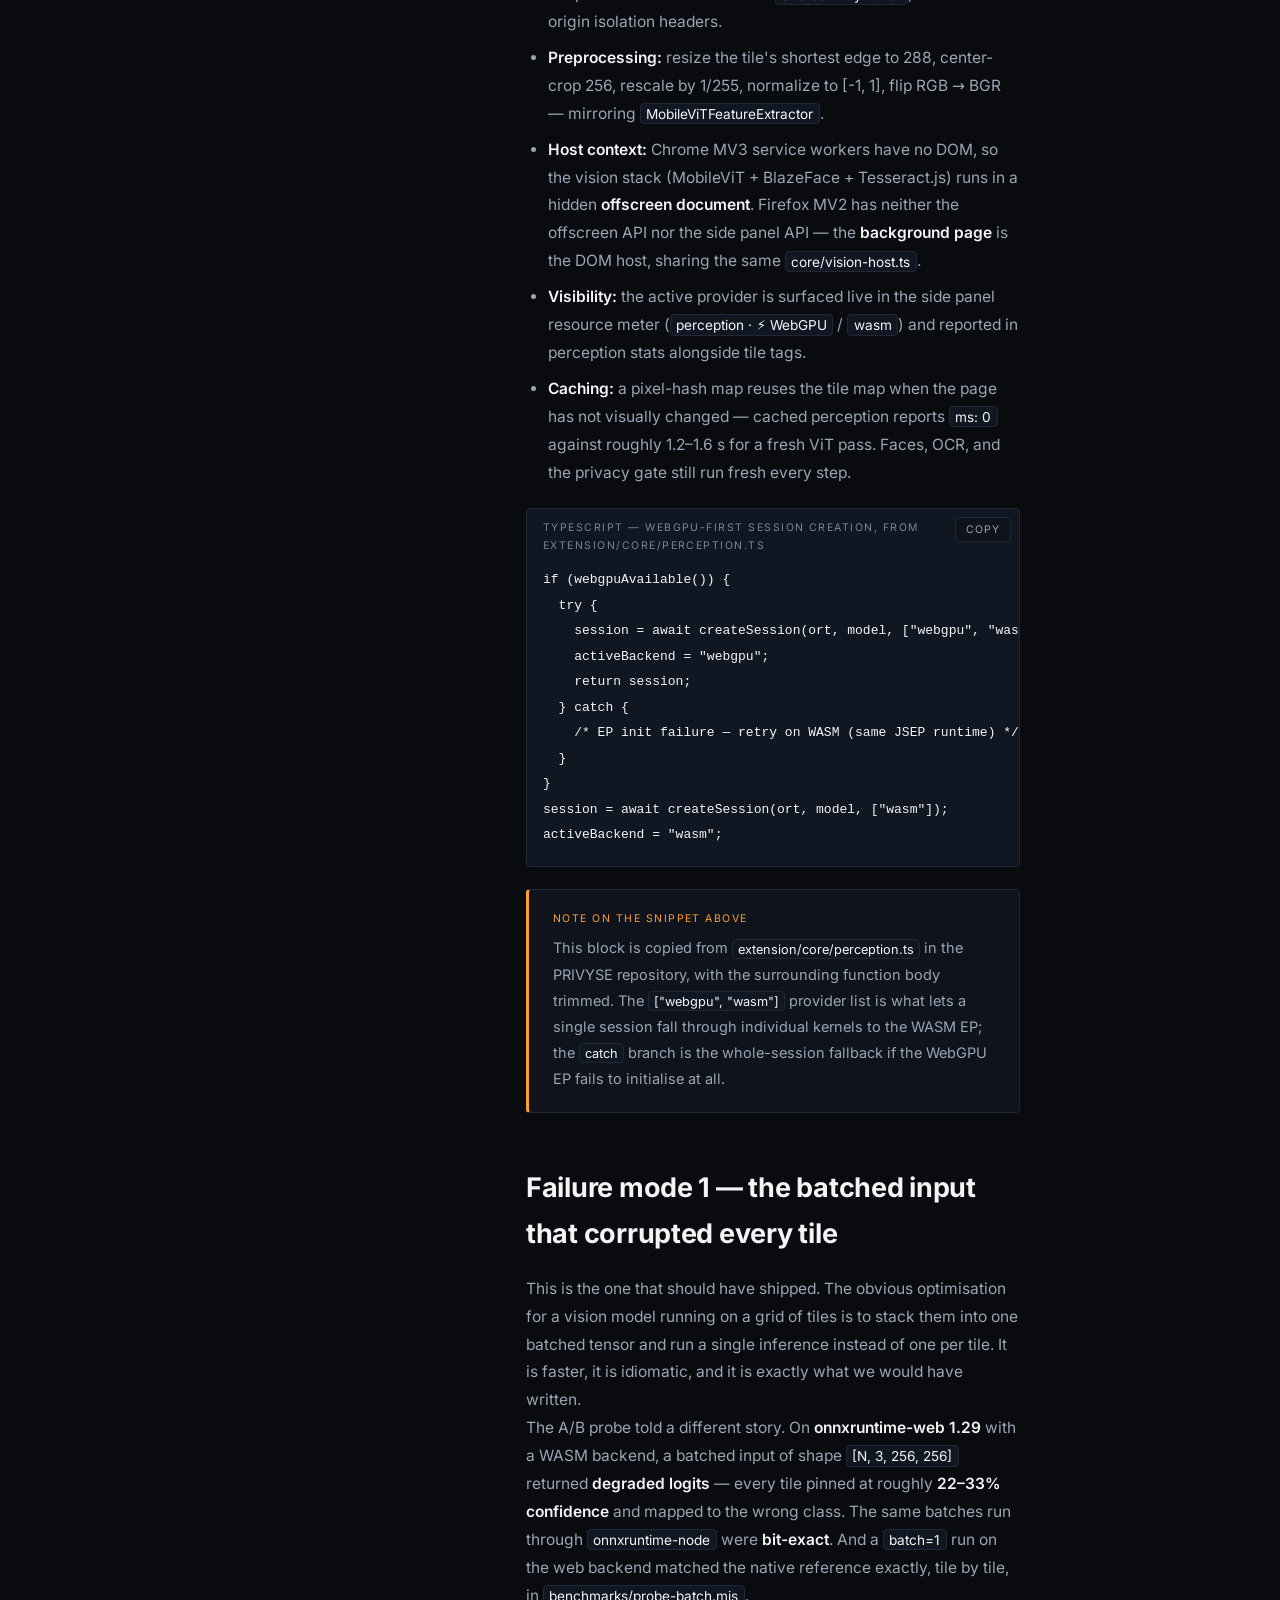
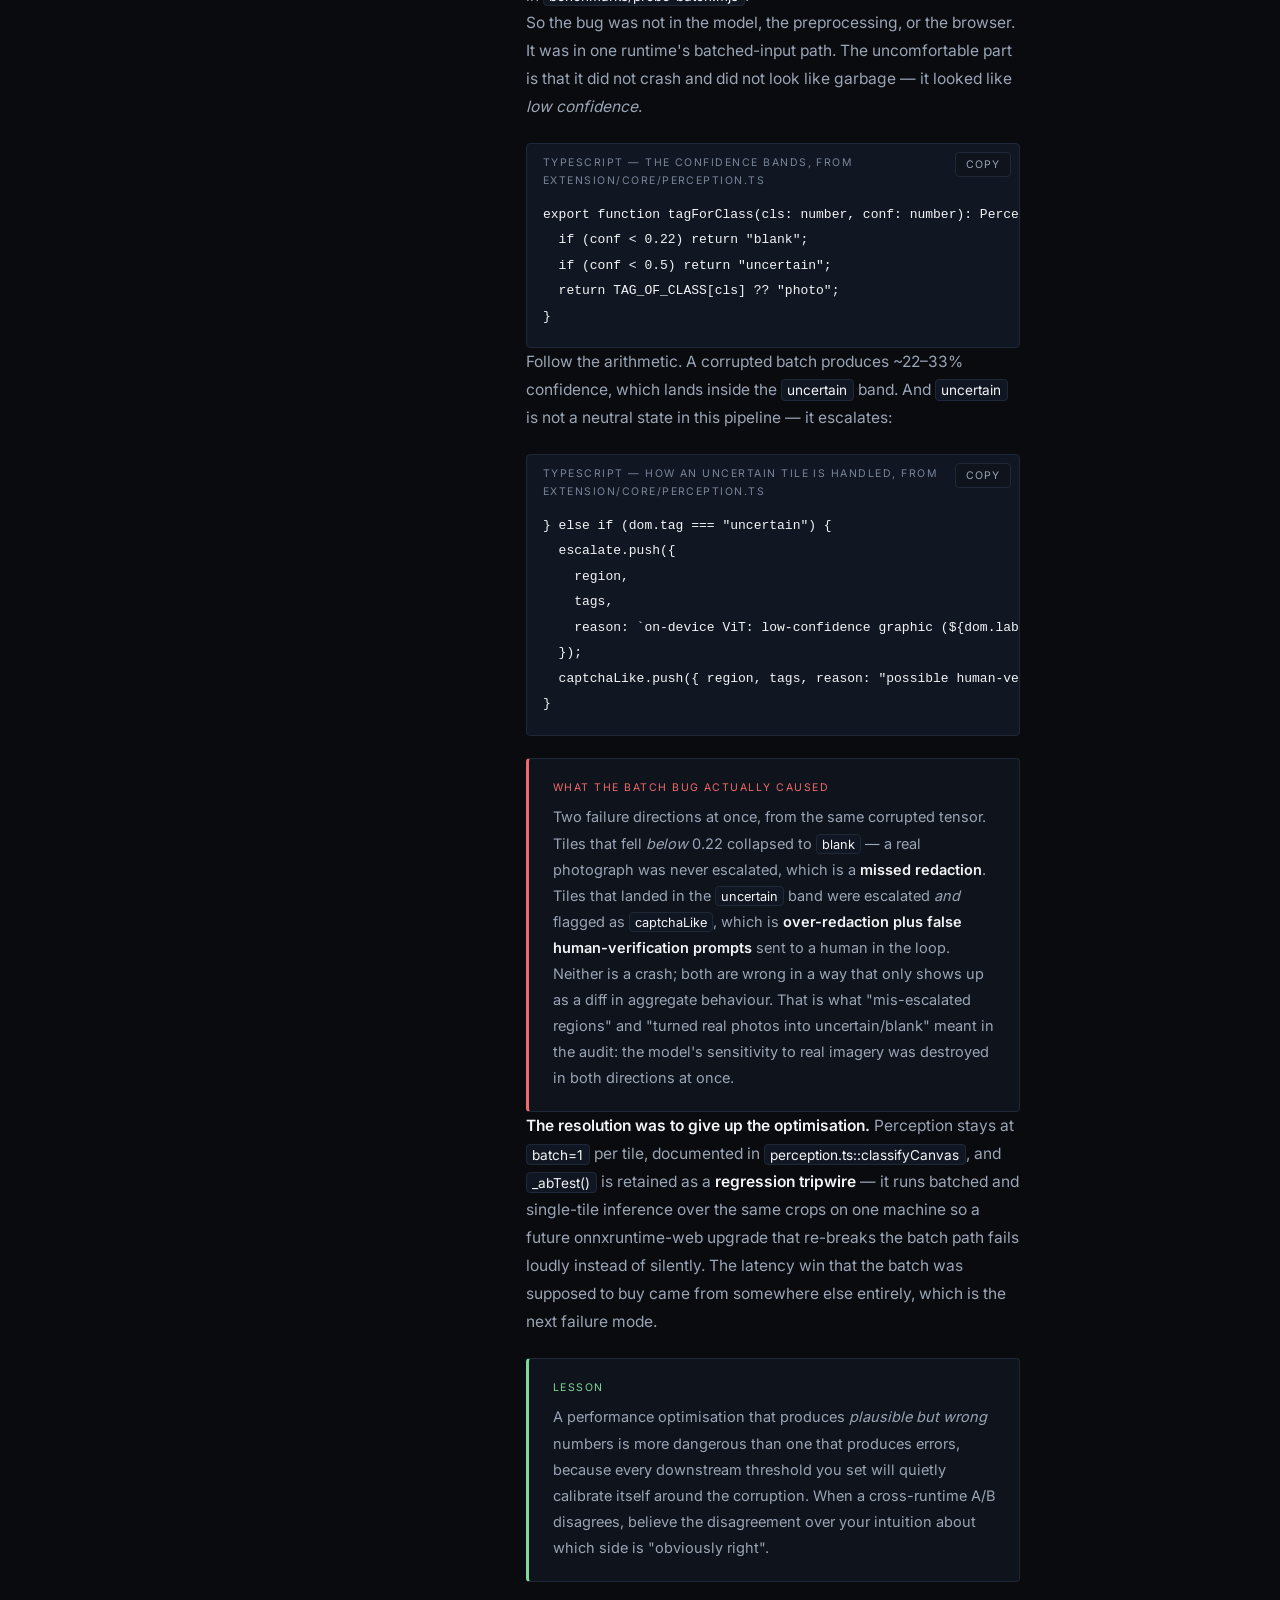
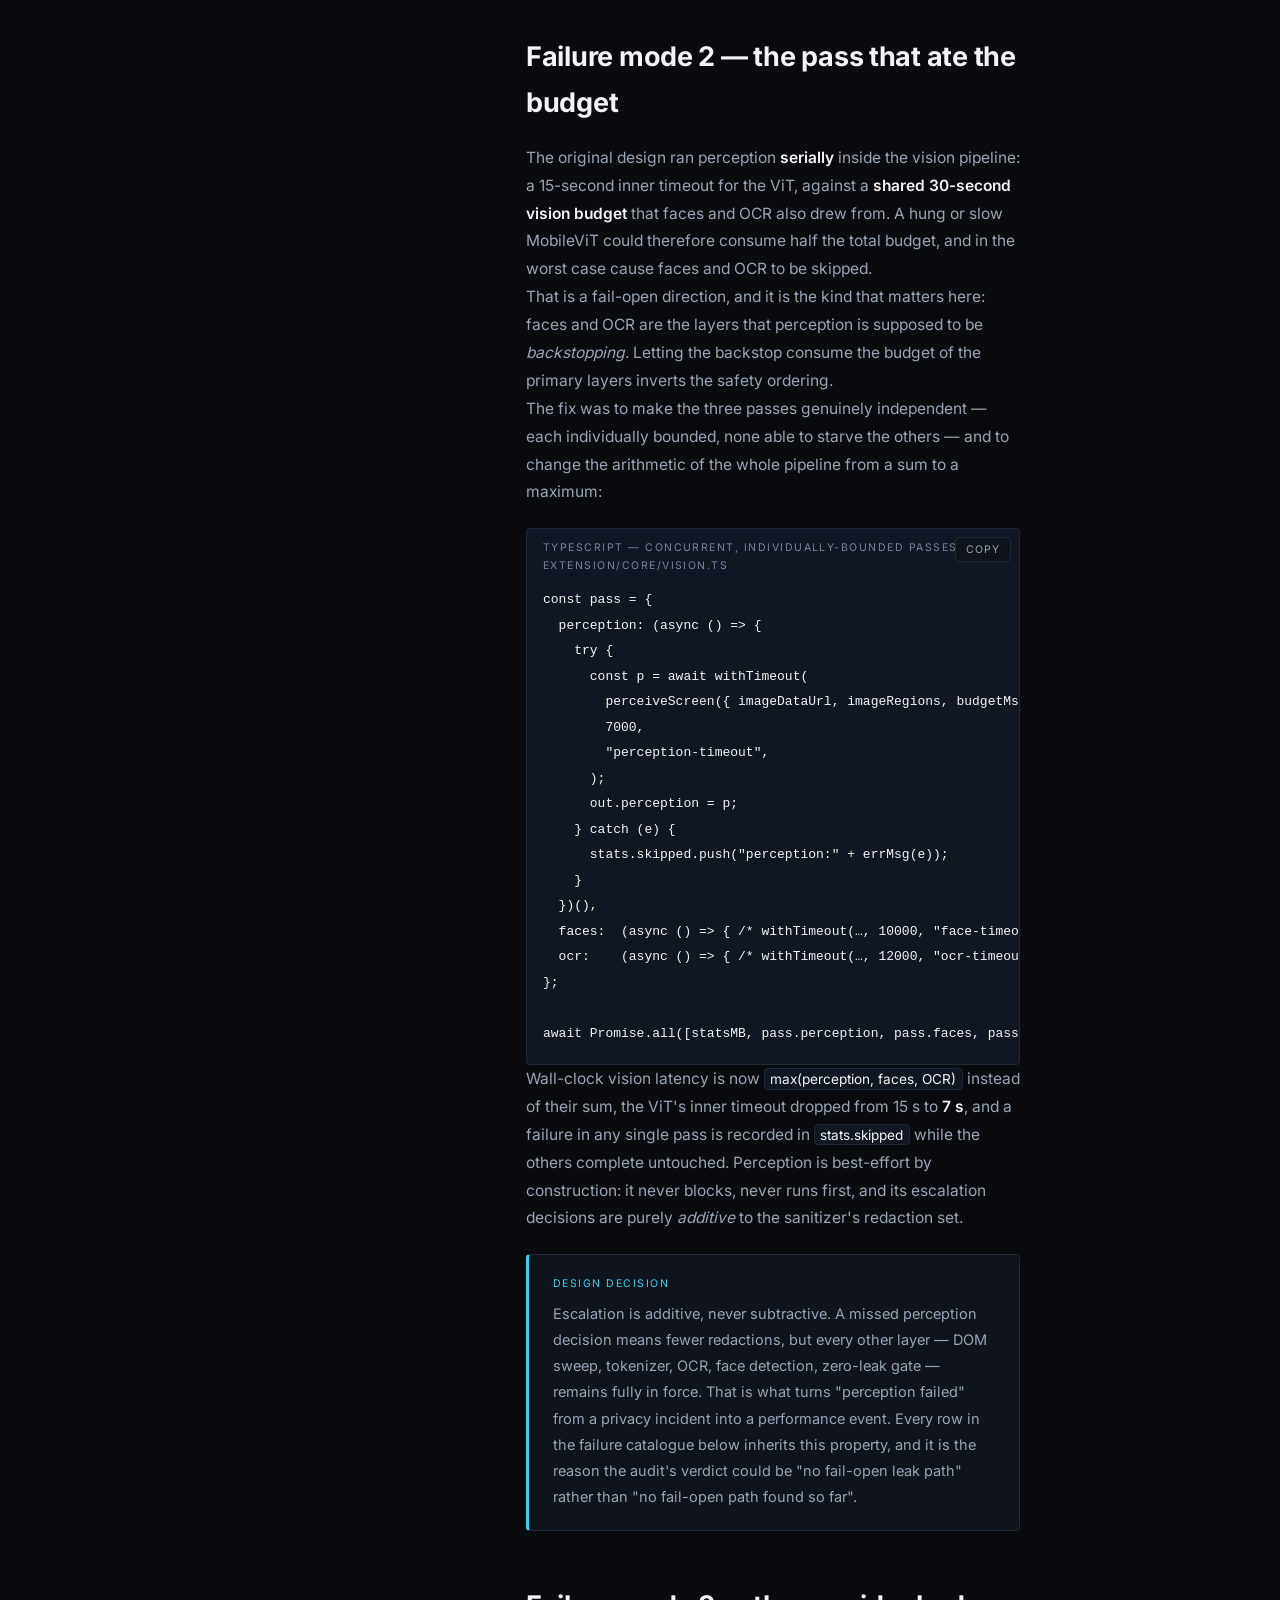
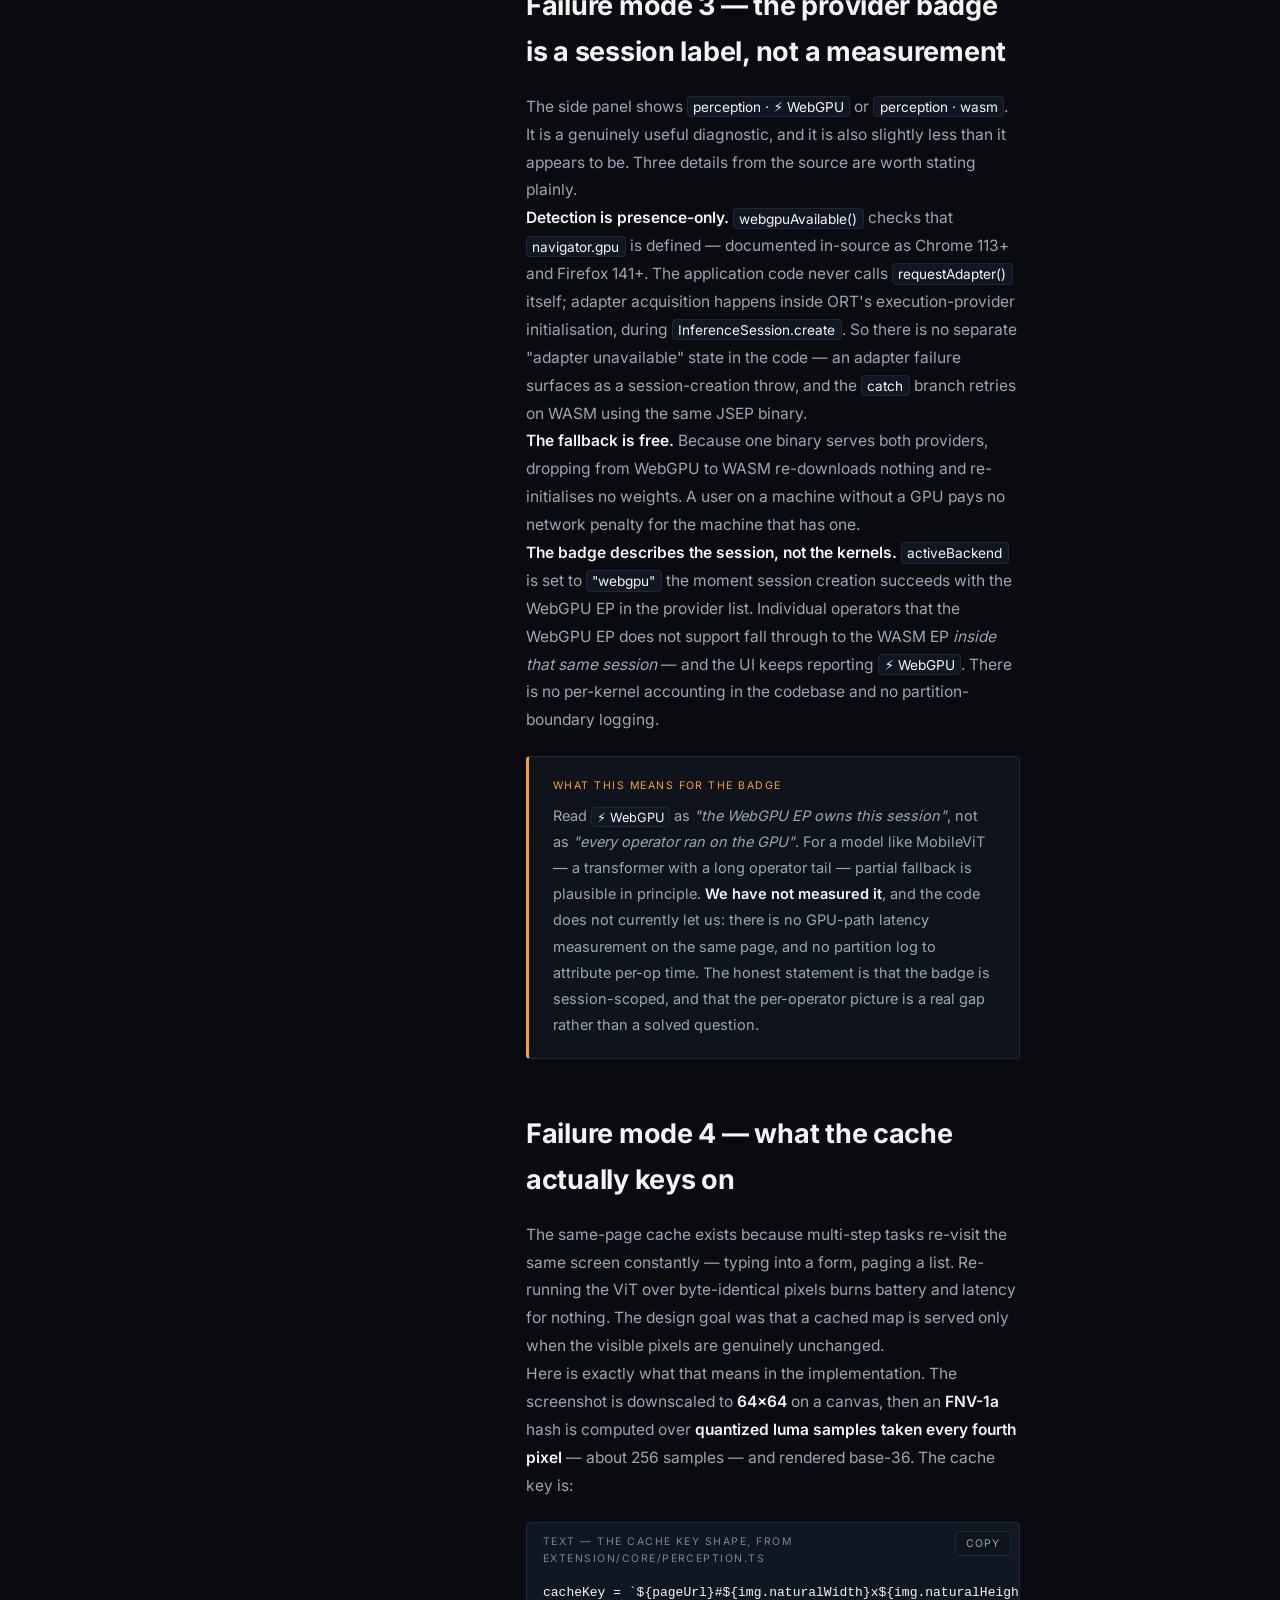
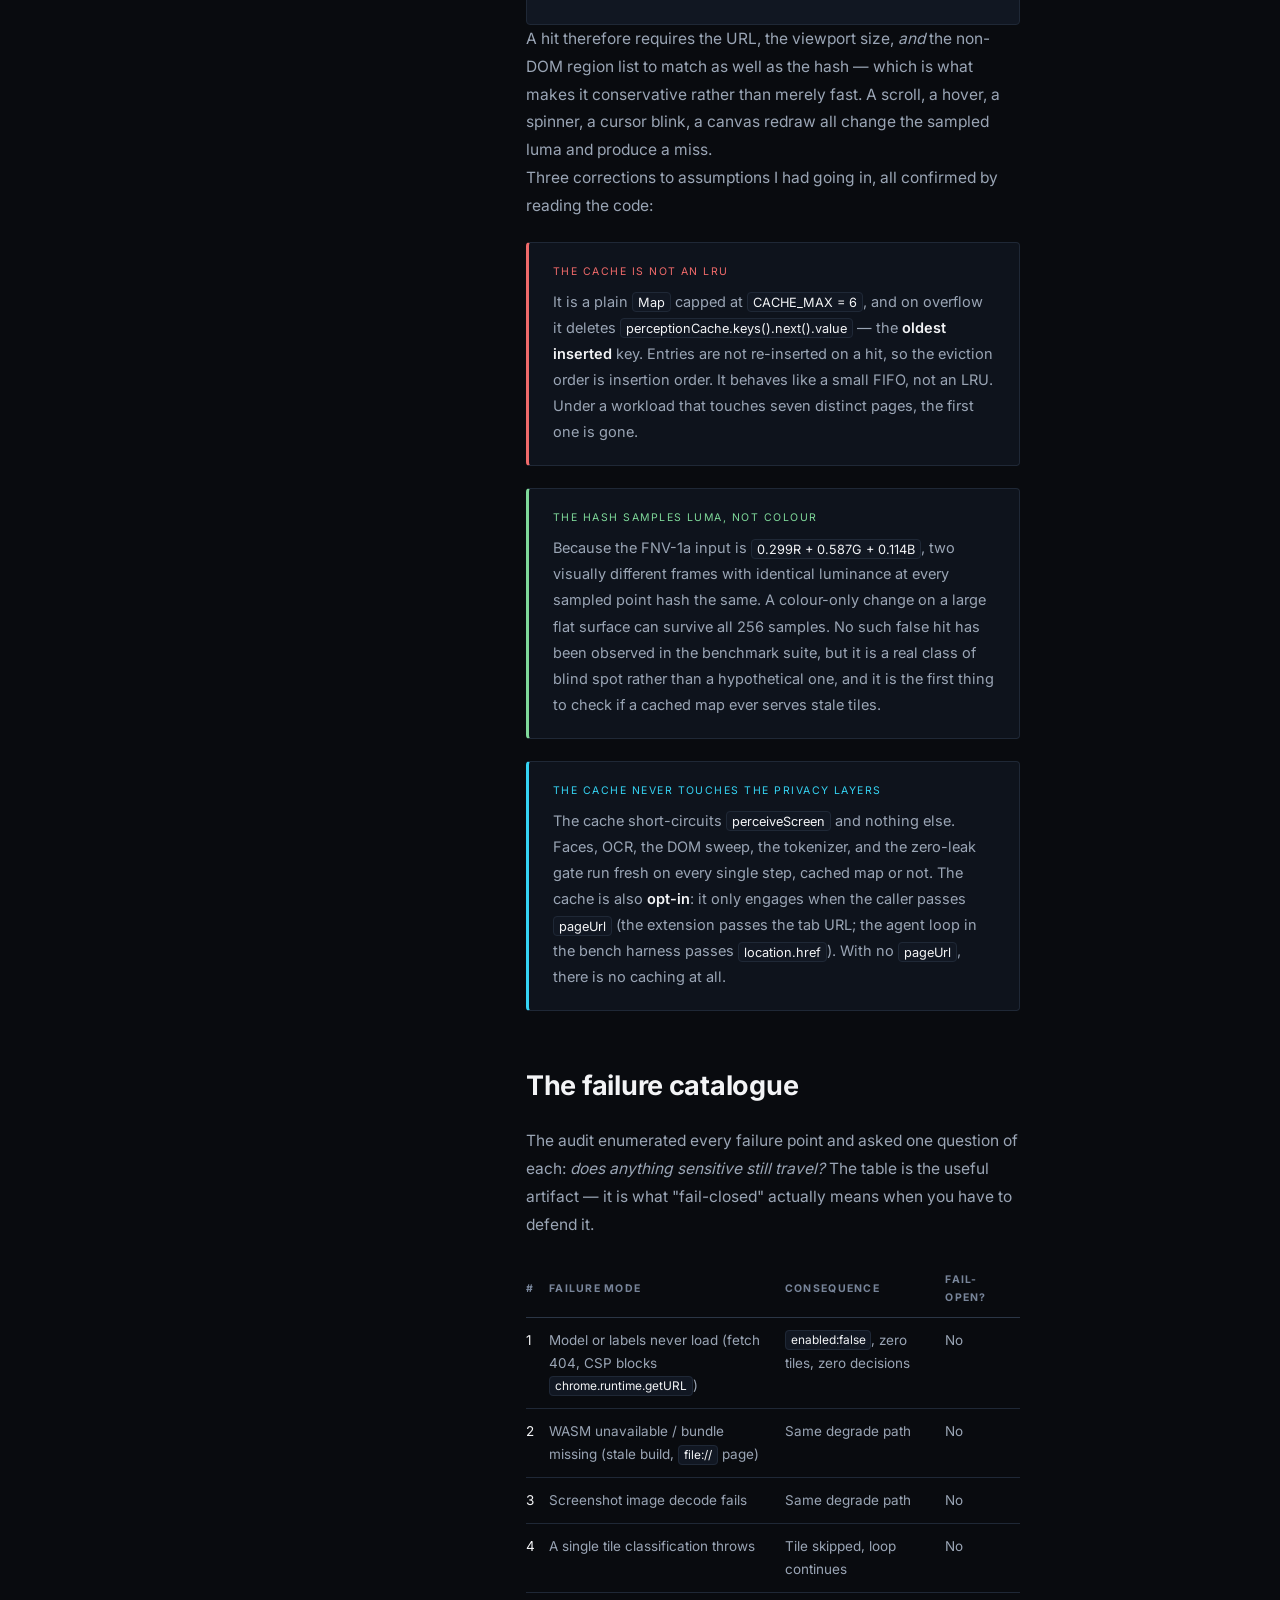
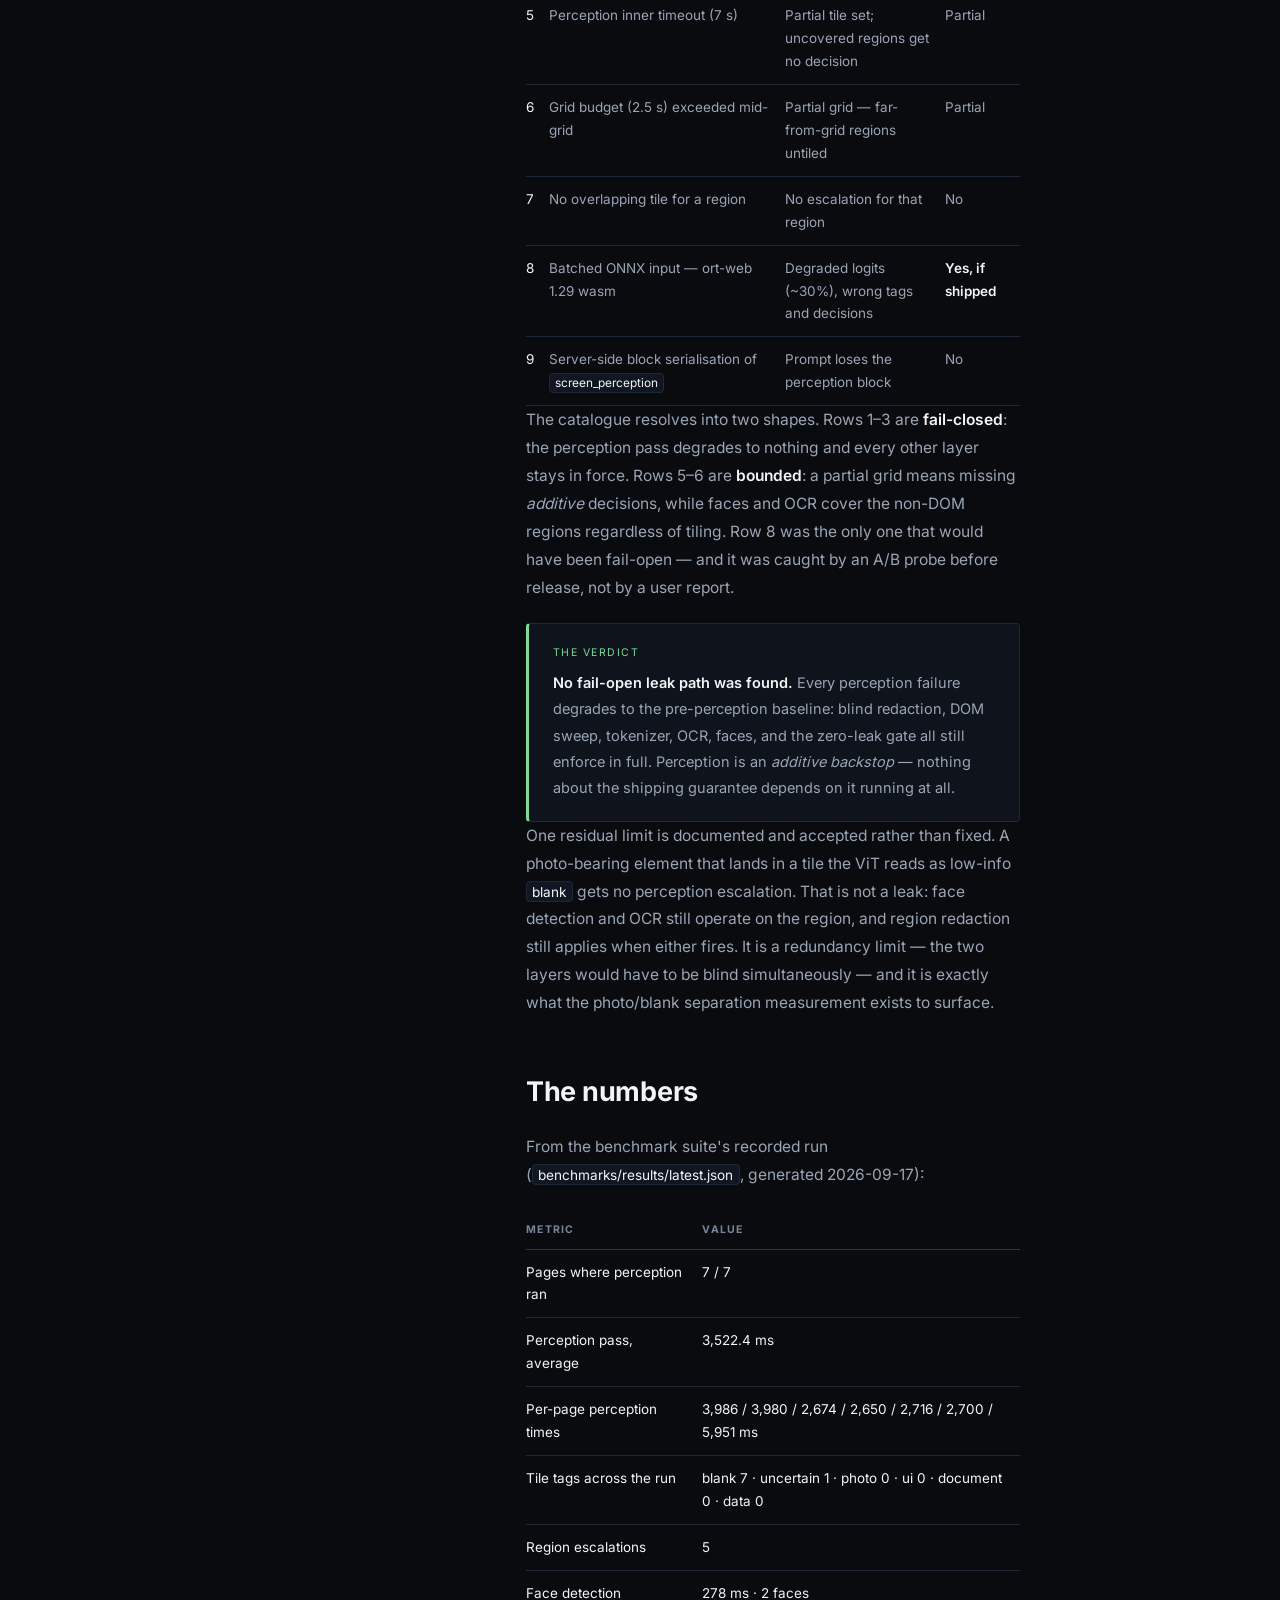
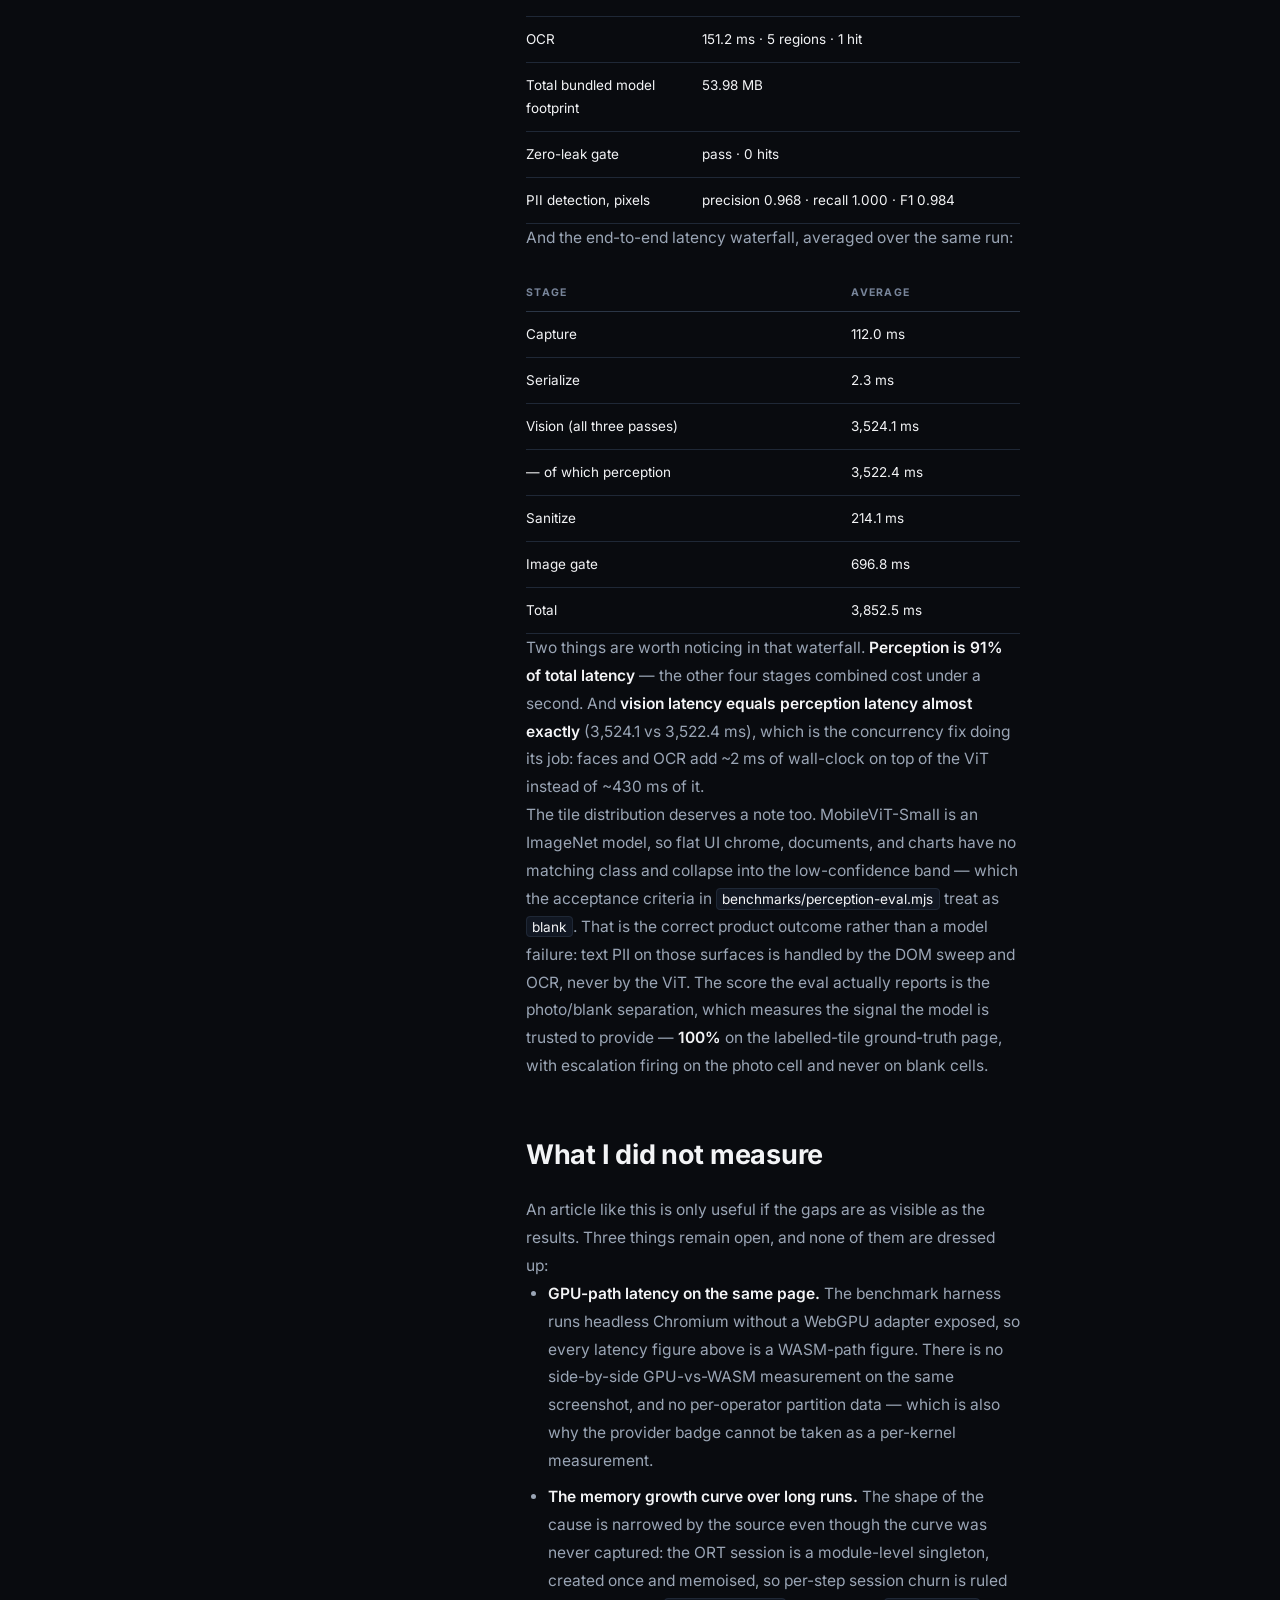
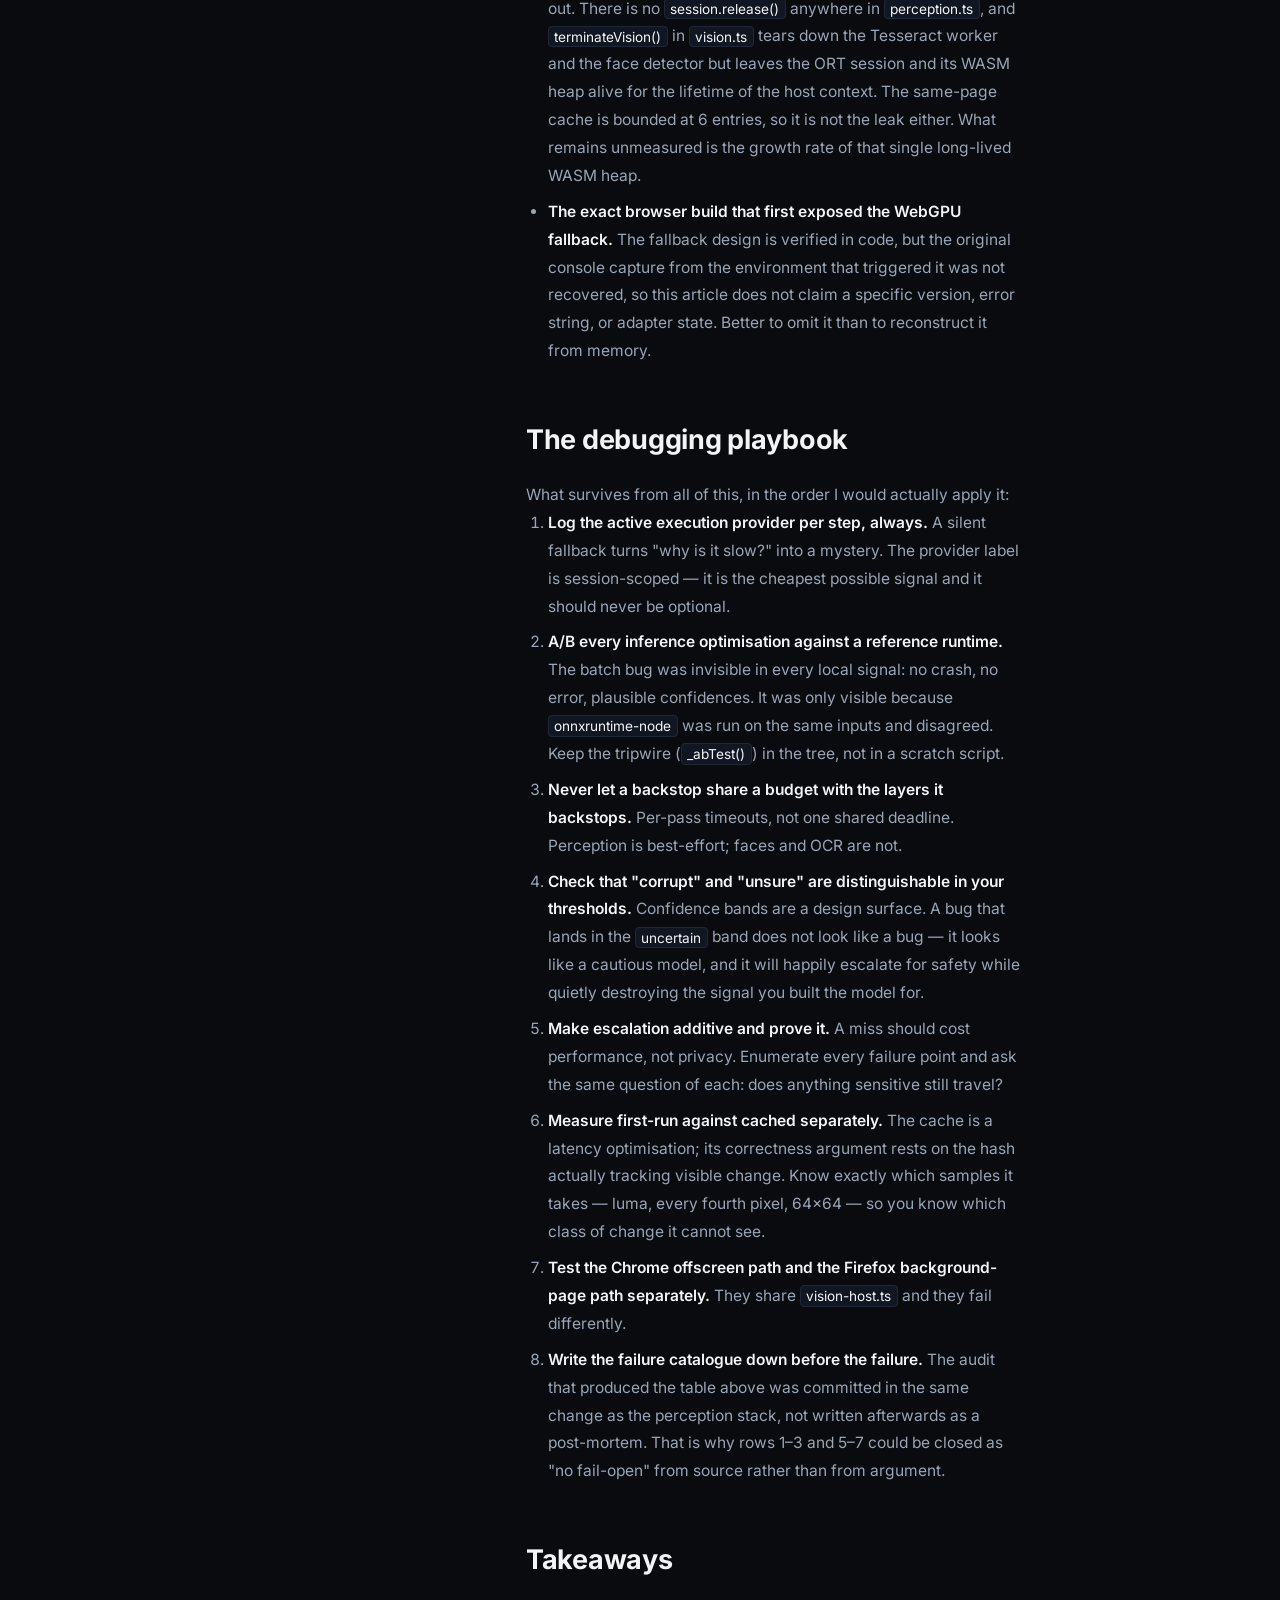
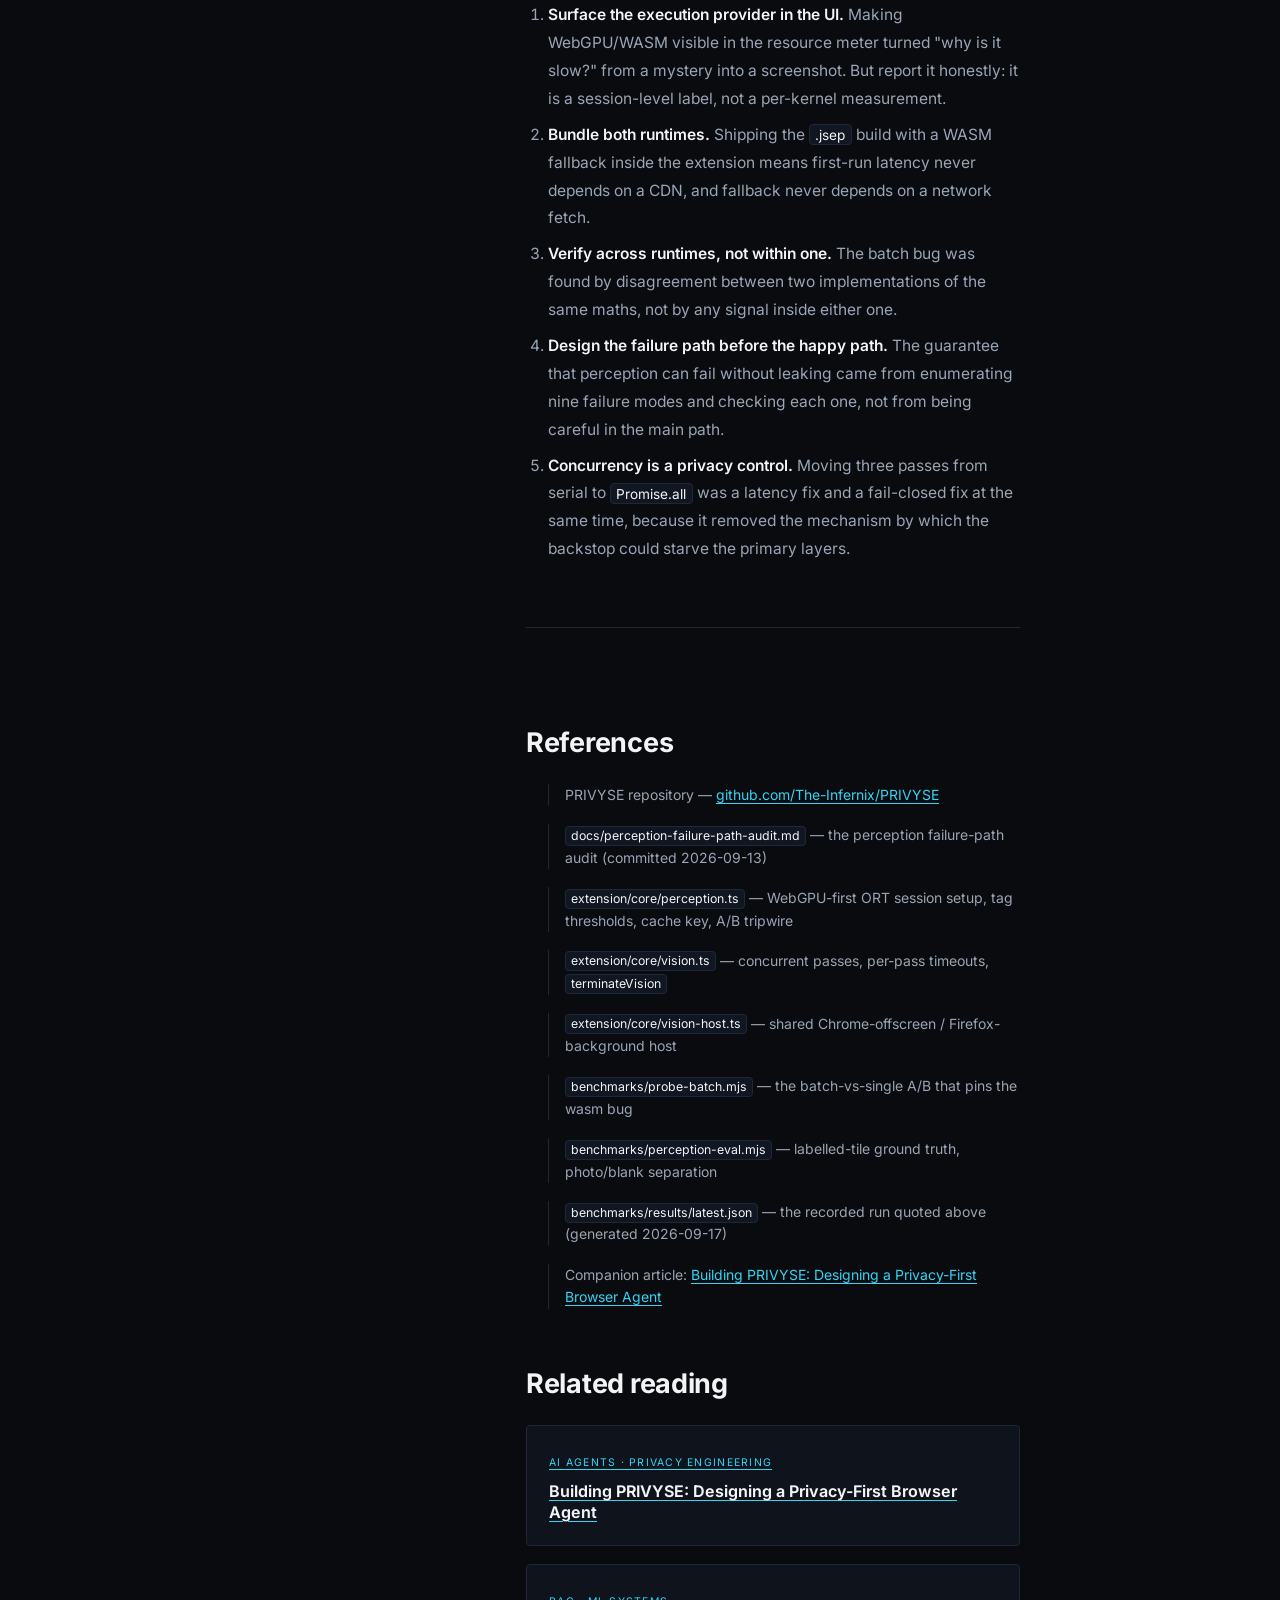
<file: blog/posts/debugging-browser-ml-inference-onnx.html>
<!doctype html>
<html lang="en">
<head>
  <meta charset="utf-8">
  <meta name="viewport" content="width=device-width, initial-scale=1">
  <meta name="theme-color" content="#090b0f">
  <meta name="color-scheme" content="dark">
  <title>Debugging Browser-Based ML Inference: Lessons from ONNX Runtime Web | Infernix Engineering Journal</title>
  <meta name="description" content="Running MobileViT inside a browser extension: a WebGPU-first ONNX Runtime Web pipeline, a batched-input bug that silently corrupted every tile it touched, and what it took to make the failure path provable instead of hopeful.">
  <meta name="author" content="Pavan Ganesh Indupudi">
  <meta name="robots" content="index, follow, max-image-preview:large">
  <link rel="canonical" href="https://the-infernix.github.io/blog/posts/debugging-browser-ml-inference-onnx.html">
  <link rel="icon" href="../../assets/favicon.svg" type="image/svg+xml">
  <link rel="stylesheet" href="../../styles.css">
  <link rel="stylesheet" href="../blog.css">
  <link rel="preload" href="../../assets/fonts/space-grotesk-var.woff2" as="font" type="font/woff2" crossorigin>
  <link rel="preload" href="../../assets/fonts/inter-var.woff2" as="font" type="font/woff2" crossorigin>
  <link rel="preload" href="../../assets/fonts/jetbrains-mono-var.woff2" as="font" type="font/woff2" crossorigin>
  <meta property="og:type" content="article">
  <meta property="og:site_name" content="Infernix">
  <meta property="og:title" content="Debugging Browser-Based ML Inference: Lessons from ONNX Runtime Web">
  <meta property="og:description" content="Running MobileViT inside a browser extension: a WebGPU-first ONNX Runtime Web pipeline, a batched-input bug that silently corrupted every tile it touched, and what it took to make the failure path provable instead of hopeful.">
  <meta property="og:url" content="https://the-infernix.github.io/blog/posts/debugging-browser-ml-inference-onnx.html">
  <meta property="og:image" content="https://the-infernix.github.io/assets/og/onnx-browser-ml-inference.png">
  <meta property="og:image:width" content="1200">
  <meta property="og:image:height" content="630">
  <meta property="og:image:type" content="image/png">
  <meta property="og:image:alt" content="Debugging Browser-Based ML Inference: Lessons from ONNX Runtime Web — Infernix Engineering Journal">
  <meta name="twitter:card" content="summary_large_image">
  <meta name="twitter:title" content="Debugging Browser-Based ML Inference: Lessons from ONNX Runtime Web">
  <meta name="twitter:description" content="Running MobileViT inside a browser extension: a WebGPU-first ONNX Runtime Web pipeline, a batched-input bug that silently corrupted every tile it touched, and what it took to make the failure path provable instead of hopeful.">
  <meta name="twitter:image" content="https://the-infernix.github.io/assets/og/onnx-browser-ml-inference.png">
  <script>document.documentElement.classList.add("js");</script>
  <script type="application/ld+json">
  {
    "@context": "https://schema.org",
    "@type": "BlogPosting",
    "headline": "Debugging Browser-Based ML Inference: Lessons from ONNX Runtime Web",
    "description": "Running MobileViT inside a browser extension: a WebGPU-first ONNX Runtime Web pipeline, a batched-input bug that silently corrupted every tile it touched, and what it took to make the failure path provable instead of hopeful.",
    "datePublished": "2026-10-21",
    "dateModified": "2026-10-21",
    "author": {
      "@type": "Person",
      "name": "Pavan Ganesh Indupudi",
      "alternateName": ["Infernix", "Pavan Indupudi"],
      "url": "https://the-infernix.github.io/"
    },
    "publisher": { "@id": "https://the-infernix.github.io/#person" },
    "mainEntityOfPage": {
      "@type": "WebPage",
      "@id": "https://the-infernix.github.io/blog/posts/debugging-browser-ml-inference-onnx.html"
    },
    "image": "https://the-infernix.github.io/assets/og/onnx-browser-ml-inference.png",
    "keywords": ["ONNX Runtime Web", "WebGPU", "browser ML", "MobileViT", "debugging", "failure paths"]
  }
  </script>
</head>
<body>
  <a class="skip-link" href="#main">Skip to content</a>
  <div class="scanlines" aria-hidden="true"></div>

  <header class="site-header" id="site-header">
    <div class="header-inner">
      <a class="brand" href="../../" aria-label="Infernix home — Pavan Ganesh Indupudi">
        <svg class="brand-logo" viewBox="0 0 36 36" width="36" height="36" aria-hidden="true" focusable="false">
          <rect x="1" y="1" width="34" height="34" fill="none" stroke="currentColor" stroke-width="1" opacity=".55"/>
          <path d="M11 9h13v4h-8v3h7v4h-7v7h-5z" fill="currentColor"/>
          <rect x="24" y="23" width="5" height="5" fill="#ff9f2e"/>
          <path d="M4 4h4M4 4v4M32 32h-4M32 32v-4" stroke="#ff9f2e" stroke-width="1.5" fill="none"/>
        </svg>
        <span class="brand-name">INFERNIX<span class="brand-cursor" aria-hidden="true">_</span></span>
      </a>
      <button class="menu-toggle" type="button" aria-label="Open navigation" aria-expanded="false" aria-controls="site-nav">
        <span class="menu-bar" aria-hidden="true"></span>
        <span class="menu-bar" aria-hidden="true"></span>
      </button>
      <nav id="site-nav" class="site-nav" aria-label="Main navigation">
        <a href="../../#about">ABOUT</a>
        <a href="../../#work">PROJECTS</a>
        <a href="../../#recognition">RECOGNITION</a>
        <a href="../../#stack">STACK</a>
        <a href="../" aria-current="page">JOURNAL</a>
        <a href="../../#contact" class="nav-contact">CONTACT <span aria-hidden="true">↗</span></a>
      </nav>
    </div>
    <div class="scroll-progress" id="scroll-progress" aria-hidden="true"></div>
  </header>

  <main id="main">
    <header class="article-header article-wrap">
      <a class="back-link" href="../"><span aria-hidden="true">←</span> Engineering Journal</a>
      <div class="card-cats">
        <span class="cat-tag">ML Systems</span>
        <span class="cat-tag">Privacy Engineering</span>
      </div>
      <h1>Debugging Browser-Based ML Inference: Lessons from ONNX Runtime Web</h1>
      <p class="article-subtitle">Running MobileViT inside a browser extension means WebGPU when you can get it, WASM when you can't, and failure modes that only exist at the intersection. This is what broke, what the breakage looked like from the outside, and how it was pinned down.</p>
      <div class="article-byline">
        <span><strong>Pavan Ganesh Indupudi</strong> (Infernix)</span>
        <span>Published 2026-10-21</span>
        <span>13 min read</span>
      </div>
    </header>

    <div class="article-wrap article-layout">
      <nav class="toc" id="toc" aria-label="Table of contents">
        <p class="toc-label">CONTENTS</p>
        <ol></ol>
      </nav>

      <article class="prose">
        <p>PRIVYSE runs a quantized MobileViT-Small inside the browser — not on a server, not in a worker talking to a GPU daemon, but through ONNX Runtime Web in the extension itself. The model classifies screenshot tiles so the privacy pipeline knows which regions need Tier C protection.</p>

        <p>This article is about the part of that work that does not fit in a README: the failure paths. Most of them are documented in the repository's own perception failure-path audit, and two of them were genuinely surprising. One was a <strong>batched inference bug that silently corrupted every tile it touched</strong> while looking, from the outside, like a model that was merely unsure. The other was a <strong>timeout budget that let the least important pass starve the two that mattered most</strong>.</p>

        <p>Both are written up here with the numbers they produced, because a failure-mode write-up that omits the magnitudes is just a list of things that went wrong.</p>

        <h2 id="setup">The setup</h2>
        <p>Everything below is taken from the PRIVYSE repository, so it can be checked line by line:</p>
        <ul>
          <li><strong>Model:</strong> MobileViT-Small (ImageNet-224/256 pretrained), quantized to q8 ONNX — <code>model_quantized.onnx</code>, 6,303,767 bytes (6.3 MB), bundled under <code>extension/public/models/perception/</code>. No CDN downloads, ever.</li>
          <li><strong>Runtime:</strong> ONNX Runtime Web with the <strong>WebGPU execution provider first</strong>. The bundled <code>ort-wasm-simd-threaded.jsep.wasm</code> (26.5 MB) is a <em>dual</em> runtime — it serves the WebGPU EP and the WASM EP from one binary — so a machine without a GPU drops to WASM without re-downloading anything. <code>numThreads = 1</code> keeps it on the main thread: no <code>SharedArrayBuffer</code>, no cross-origin isolation headers.</li>
          <li><strong>Preprocessing:</strong> resize the tile's shortest edge to 288, center-crop 256, rescale by 1/255, normalize to [-1, 1], flip RGB → BGR — mirroring <code>MobileViTFeatureExtractor</code>.</li>
          <li><strong>Host context:</strong> Chrome MV3 service workers have no DOM, so the vision stack (MobileViT + BlazeFace + Tesseract.js) runs in a hidden <strong>offscreen document</strong>. Firefox MV2 has neither the offscreen API nor the side panel API — the <strong>background page</strong> is the DOM host, sharing the same <code>core/vision-host.ts</code>.</li>
          <li><strong>Visibility:</strong> the active provider is surfaced live in the side panel resource meter (<code>perception · ⚡ WebGPU</code> / <code>wasm</code>) and reported in perception stats alongside tile tags.</li>
          <li><strong>Caching:</strong> a pixel-hash map reuses the tile map when the page has not visually changed — cached perception reports <code>ms: 0</code> against roughly 1.2–1.6 s for a fresh ViT pass. Faces, OCR, and the privacy gate still run fresh every step.</li>
        </ul>

        <div class="code-block">
          <span class="code-lang">typescript — WebGPU-first session creation, from extension/core/perception.ts</span>
          <pre><code>if (webgpuAvailable()) {
  try {
    session = await createSession(ort, model, ["webgpu", "wasm"]);
    activeBackend = "webgpu";
    return session;
  } catch {
    /* EP init failure — retry on WASM (same JSEP runtime) */
  }
}
session = await createSession(ort, model, ["wasm"]);
activeBackend = "wasm";</code></pre>
        </div>

        <div class="callout tradeoff">
          <span class="callout-label">Note on the snippet above</span>
          <p>This block is copied from <code>extension/core/perception.ts</code> in the PRIVYSE repository, with the surrounding function body trimmed. The <code>["webgpu", "wasm"]</code> provider list is what lets a single session fall through individual kernels to the WASM EP; the <code>catch</code> branch is the whole-session fallback if the WebGPU EP fails to initialise at all.</p>
        </div>

        <h2 id="batch-bug">Failure mode 1 — the batched input that corrupted every tile</h2>

        <p>This is the one that should have shipped. The obvious optimisation for a vision model running on a grid of tiles is to stack them into one batched tensor and run a single inference instead of one per tile. It is faster, it is idiomatic, and it is exactly what we would have written.</p>

        <p>The A/B probe told a different story. On <strong>onnxruntime-web 1.29</strong> with a WASM backend, a batched input of shape <code>[N, 3, 256, 256]</code> returned <strong>degraded logits</strong> — every tile pinned at roughly <strong>22–33% confidence</strong> and mapped to the wrong class. The same batches run through <code>onnxruntime-node</code> were <strong>bit-exact</strong>. And a <code>batch=1</code> run on the web backend matched the native reference exactly, tile by tile, in <code>benchmarks/probe-batch.mjs</code>.</p>

        <p>So the bug was not in the model, the preprocessing, or the browser. It was in one runtime's batched-input path. The uncomfortable part is that it did not crash and did not look like garbage — it looked like <em>low confidence</em>.</p>

        <div class="code-block">
          <span class="code-lang">typescript — the confidence bands, from extension/core/perception.ts</span>
          <pre><code>export function tagForClass(cls: number, conf: number): PerceptionTag {
  if (conf &lt; 0.22) return "blank";
  if (conf &lt; 0.5) return "uncertain";
  return TAG_OF_CLASS[cls] ?? "photo";
}</code></pre>
        </div>

        <p>Follow the arithmetic. A corrupted batch produces ~22–33% confidence, which lands inside the <code>uncertain</code> band. And <code>uncertain</code> is not a neutral state in this pipeline — it escalates:</p>

        <div class="code-block">
          <span class="code-lang">typescript — how an uncertain tile is handled, from extension/core/perception.ts</span>
          <pre><code>} else if (dom.tag === "uncertain") {
  escalate.push({
    region,
    tags,
    reason: `on-device ViT: low-confidence graphic (${dom.label}) — redacted conservatively`,
  });
  captchaLike.push({ region, tags, reason: "possible human-verification graphic (manual step)" });
}</code></pre>
        </div>

        <div class="callout failure">
          <span class="callout-label">What the batch bug actually caused</span>
          <p>Two failure directions at once, from the same corrupted tensor. Tiles that fell <em>below</em> 0.22 collapsed to <code>blank</code> — a real photograph was never escalated, which is a <strong>missed redaction</strong>. Tiles that landed in the <code>uncertain</code> band were escalated <em>and</em> flagged as <code>captchaLike</code>, which is <strong>over-redaction plus false human-verification prompts</strong> sent to a human in the loop. Neither is a crash; both are wrong in a way that only shows up as a diff in aggregate behaviour. That is what "mis-escalated regions" and "turned real photos into uncertain/blank" meant in the audit: the model's sensitivity to real imagery was destroyed in both directions at once.</p>
        </div>

        <p><strong>The resolution was to give up the optimisation.</strong> Perception stays at <code>batch=1</code> per tile, documented in <code>perception.ts::classifyCanvas</code>, and <code>_abTest()</code> is retained as a <strong>regression tripwire</strong> — it runs batched and single-tile inference over the same crops on one machine so a future onnxruntime-web upgrade that re-breaks the batch path fails loudly instead of silently. The latency win that the batch was supposed to buy came from somewhere else entirely, which is the next failure mode.</p>

        <div class="callout lesson">
          <span class="callout-label">Lesson</span>
          <p>A performance optimisation that produces <em>plausible but wrong</em> numbers is more dangerous than one that produces errors, because every downstream threshold you set will quietly calibrate itself around the corruption. When a cross-runtime A/B disagrees, believe the disagreement over your intuition about which side is "obviously right".</p>
        </div>

        <h2 id="budget-starvation">Failure mode 2 — the pass that ate the budget</h2>

        <p>The original design ran perception <strong>serially</strong> inside the vision pipeline: a 15-second inner timeout for the ViT, against a <strong>shared 30-second vision budget</strong> that faces and OCR also drew from. A hung or slow MobileViT could therefore consume half the total budget, and in the worst case cause faces and OCR to be skipped.</p>

        <p>That is a fail-open direction, and it is the kind that matters here: faces and OCR are the layers that perception is supposed to be <em>backstopping</em>. Letting the backstop consume the budget of the primary layers inverts the safety ordering.</p>

        <p>The fix was to make the three passes genuinely independent — each individually bounded, none able to starve the others — and to change the arithmetic of the whole pipeline from a sum to a maximum:</p>

        <div class="code-block">
          <span class="code-lang">typescript — concurrent, individually-bounded passes, from extension/core/vision.ts</span>
          <pre><code>const pass = {
  perception: (async () =&gt; {
    try {
      const p = await withTimeout(
        perceiveScreen({ imageDataUrl, imageRegions, budgetMs: 2500, maxTiles: 6, pageUrl }),
        7000,
        "perception-timeout",
      );
      out.perception = p;
    } catch (e) {
      stats.skipped.push("perception:" + errMsg(e));
    }
  })(),
  faces:  (async () =&gt; { /* withTimeout(…, 10000, "face-timeout") */ })(),
  ocr:    (async () =&gt; { /* withTimeout(…, 12000, "ocr-timeout")  */ })(),
};

await Promise.all([statsMB, pass.perception, pass.faces, pass.ocr]);</code></pre>
        </div>

        <p>Wall-clock vision latency is now <code>max(perception, faces, OCR)</code> instead of their sum, the ViT's inner timeout dropped from 15 s to <strong>7 s</strong>, and a failure in any single pass is recorded in <code>stats.skipped</code> while the others complete untouched. Perception is best-effort by construction: it never blocks, never runs first, and its escalation decisions are purely <em>additive</em> to the sanitizer's redaction set.</p>

        <div class="callout decision">
          <span class="callout-label">Design decision</span>
          <p>Escalation is additive, never subtractive. A missed perception decision means fewer redactions, but every other layer — DOM sweep, tokenizer, OCR, face detection, zero-leak gate — remains fully in force. That is what turns "perception failed" from a privacy incident into a performance event. Every row in the failure catalogue below inherits this property, and it is the reason the audit's verdict could be "no fail-open leak path" rather than "no fail-open path found so far".</p>
        </div>

        <h2 id="provider-badge">Failure mode 3 — the provider badge is a session label, not a measurement</h2>

        <p>The side panel shows <code>perception · ⚡ WebGPU</code> or <code>perception · wasm</code>. It is a genuinely useful diagnostic, and it is also slightly less than it appears to be. Three details from the source are worth stating plainly.</p>

        <p><strong>Detection is presence-only.</strong> <code>webgpuAvailable()</code> checks that <code>navigator.gpu</code> is defined — documented in-source as Chrome 113+ and Firefox 141+. The application code never calls <code>requestAdapter()</code> itself; adapter acquisition happens inside ORT's execution-provider initialisation, during <code>InferenceSession.create</code>. So there is no separate "adapter unavailable" state in the code — an adapter failure surfaces as a session-creation throw, and the <code>catch</code> branch retries on WASM using the same JSEP binary.</p>

        <p><strong>The fallback is free.</strong> Because one binary serves both providers, dropping from WebGPU to WASM re-downloads nothing and re-initialises no weights. A user on a machine without a GPU pays no network penalty for the machine that has one.</p>

        <p><strong>The badge describes the session, not the kernels.</strong> <code>activeBackend</code> is set to <code>"webgpu"</code> the moment session creation succeeds with the WebGPU EP in the provider list. Individual operators that the WebGPU EP does not support fall through to the WASM EP <em>inside that same session</em> — and the UI keeps reporting <code>⚡ WebGPU</code>. There is no per-kernel accounting in the codebase and no partition-boundary logging.</p>

        <div class="callout tradeoff">
          <span class="callout-label">What this means for the badge</span>
          <p>Read <code>⚡ WebGPU</code> as <em>"the WebGPU EP owns this session"</em>, not as <em>"every operator ran on the GPU"</em>. For a model like MobileViT — a transformer with a long operator tail — partial fallback is plausible in principle. <strong>We have not measured it</strong>, and the code does not currently let us: there is no GPU-path latency measurement on the same page, and no partition log to attribute per-op time. The honest statement is that the badge is session-scoped, and that the per-operator picture is a real gap rather than a solved question.</p>
        </div>

        <h2 id="cache">Failure mode 4 — what the cache actually keys on</h2>

        <p>The same-page cache exists because multi-step tasks re-visit the same screen constantly — typing into a form, paging a list. Re-running the ViT over byte-identical pixels burns battery and latency for nothing. The design goal was that a cached map is served only when the visible pixels are genuinely unchanged.</p>

        <p>Here is exactly what that means in the implementation. The screenshot is downscaled to <strong>64×64</strong> on a canvas, then an <strong>FNV-1a</strong> hash is computed over <strong>quantized luma samples taken every fourth pixel</strong> — about 256 samples — and rendered base-36. The cache key is:</p>

        <div class="code-block">
          <span class="code-lang">text — the cache key shape, from extension/core/perception.ts</span>
          <pre><code>cacheKey = `${pageUrl}#${img.naturalWidth}x${img.naturalHeight}#${regionsKey(...)}#${hash}`;</code></pre>
        </div>

        <p>A hit therefore requires the URL, the viewport size, <em>and</em> the non-DOM region list to match as well as the hash — which is what makes it conservative rather than merely fast. A scroll, a hover, a spinner, a cursor blink, a canvas redraw all change the sampled luma and produce a miss.</p>

        <p>Three corrections to assumptions I had going in, all confirmed by reading the code:</p>

        <div class="callout failure">
          <span class="callout-label">The cache is not an LRU</span>
          <p>It is a plain <code>Map</code> capped at <code>CACHE_MAX = 6</code>, and on overflow it deletes <code>perceptionCache.keys().next().value</code> — the <strong>oldest inserted</strong> key. Entries are not re-inserted on a hit, so the eviction order is insertion order. It behaves like a small FIFO, not an LRU. Under a workload that touches seven distinct pages, the first one is gone.</p>
        </div>

        <div class="callout lesson">
          <span class="callout-label">The hash samples luma, not colour</span>
          <p>Because the FNV-1a input is <code>0.299R + 0.587G + 0.114B</code>, two visually different frames with identical luminance at every sampled point hash the same. A colour-only change on a large flat surface can survive all 256 samples. No such false hit has been observed in the benchmark suite, but it is a real class of blind spot rather than a hypothetical one, and it is the first thing to check if a cached map ever serves stale tiles.</p>
        </div>

        <div class="callout decision">
          <span class="callout-label">The cache never touches the privacy layers</span>
          <p>The cache short-circuits <code>perceiveScreen</code> and nothing else. Faces, OCR, the DOM sweep, the tokenizer, and the zero-leak gate run fresh on every single step, cached map or not. The cache is also <strong>opt-in</strong>: it only engages when the caller passes <code>pageUrl</code> (the extension passes the tab URL; the agent loop in the bench harness passes <code>location.href</code>). With no <code>pageUrl</code>, there is no caching at all.</p>
        </div>

        <h2 id="failure-catalogue">The failure catalogue</h2>

        <p>The audit enumerated every failure point and asked one question of each: <em>does anything sensitive still travel?</em> The table is the useful artifact — it is what "fail-closed" actually means when you have to defend it.</p>

        <table class="data-table">
          <thead><tr><th>#</th><th>Failure mode</th><th>Consequence</th><th>Fail-open?</th></tr></thead>
          <tbody>
            <tr><td>1</td><td>Model or labels never load (fetch 404, CSP blocks <code>chrome.runtime.getURL</code>)</td><td><code>enabled:false</code>, zero tiles, zero decisions</td><td>No</td></tr>
            <tr><td>2</td><td>WASM unavailable / bundle missing (stale build, <code>file://</code> page)</td><td>Same degrade path</td><td>No</td></tr>
            <tr><td>3</td><td>Screenshot image decode fails</td><td>Same degrade path</td><td>No</td></tr>
            <tr><td>4</td><td>A single tile classification throws</td><td>Tile skipped, loop continues</td><td>No</td></tr>
            <tr><td>5</td><td>Perception inner timeout (7 s)</td><td>Partial tile set; uncovered regions get no decision</td><td>Partial</td></tr>
            <tr><td>6</td><td>Grid budget (2.5 s) exceeded mid-grid</td><td>Partial grid — far-from-grid regions untiled</td><td>Partial</td></tr>
            <tr><td>7</td><td>No overlapping tile for a region</td><td>No escalation for that region</td><td>No</td></tr>
            <tr><td>8</td><td>Batched ONNX input — ort-web 1.29 wasm</td><td>Degraded logits (~30%), wrong tags and decisions</td><td><strong>Yes, if shipped</strong></td></tr>
            <tr><td>9</td><td>Server-side block serialisation of <code>screen_perception</code></td><td>Prompt loses the perception block</td><td>No</td></tr>
          </tbody>
        </table>

        <p>The catalogue resolves into two shapes. Rows 1–3 are <strong>fail-closed</strong>: the perception pass degrades to nothing and every other layer stays in force. Rows 5–6 are <strong>bounded</strong>: a partial grid means missing <em>additive</em> decisions, while faces and OCR cover the non-DOM regions regardless of tiling. Row 8 was the only one that would have been fail-open — and it was caught by an A/B probe before release, not by a user report.</p>

        <div class="callout lesson">
          <span class="callout-label">The verdict</span>
          <p><strong>No fail-open leak path was found.</strong> Every perception failure degrades to the pre-perception baseline: blind redaction, DOM sweep, tokenizer, OCR, faces, and the zero-leak gate all still enforce in full. Perception is an <em>additive backstop</em> — nothing about the shipping guarantee depends on it running at all.</p>
        </div>

        <p>One residual limit is documented and accepted rather than fixed. A photo-bearing element that lands in a tile the ViT reads as low-info <code>blank</code> gets no perception escalation. That is not a leak: face detection and OCR still operate on the region, and region redaction still applies when either fires. It is a redundancy limit — the two layers would have to be blind simultaneously — and it is exactly what the photo/blank separation measurement exists to surface.</p>

        <h2 id="numbers">The numbers</h2>

        <p>From the benchmark suite's recorded run (<code>benchmarks/results/latest.json</code>, generated 2026-09-17):</p>

        <table class="data-table">
          <thead><tr><th>Metric</th><th>Value</th></tr></thead>
          <tbody>
            <tr><td>Pages where perception ran</td><td class="num">7 / 7</td></tr>
            <tr><td>Perception pass, average</td><td class="num">3,522.4 ms</td></tr>
            <tr><td>Per-page perception times</td><td class="num">3,986 / 3,980 / 2,674 / 2,650 / 2,716 / 2,700 / 5,951 ms</td></tr>
            <tr><td>Tile tags across the run</td><td class="num">blank 7 · uncertain 1 · photo 0 · ui 0 · document 0 · data 0</td></tr>
            <tr><td>Region escalations</td><td class="num">5</td></tr>
            <tr><td>Face detection</td><td class="num">278 ms · 2 faces</td></tr>
            <tr><td>OCR</td><td class="num">151.2 ms · 5 regions · 1 hit</td></tr>
            <tr><td>Total bundled model footprint</td><td class="num">53.98 MB</td></tr>
            <tr><td>Zero-leak gate</td><td class="num">pass · 0 hits</td></tr>
            <tr><td>PII detection, pixels</td><td class="num">precision 0.968 · recall 1.000 · F1 0.984</td></tr>
          </tbody>
        </table>

        <p>And the end-to-end latency waterfall, averaged over the same run:</p>

        <table class="data-table">
          <thead><tr><th>Stage</th><th>Average</th></tr></thead>
          <tbody>
            <tr><td>Capture</td><td class="num">112.0 ms</td></tr>
            <tr><td>Serialize</td><td class="num">2.3 ms</td></tr>
            <tr><td>Vision (all three passes)</td><td class="num">3,524.1 ms</td></tr>
            <tr><td>— of which perception</td><td class="num">3,522.4 ms</td></tr>
            <tr><td>Sanitize</td><td class="num">214.1 ms</td></tr>
            <tr><td>Image gate</td><td class="num">696.8 ms</td></tr>
            <tr><td>Total</td><td class="num">3,852.5 ms</td></tr>
          </tbody>
        </table>

        <p>Two things are worth noticing in that waterfall. <strong>Perception is 91% of total latency</strong> — the other four stages combined cost under a second. And <strong>vision latency equals perception latency almost exactly</strong> (3,524.1 vs 3,522.4 ms), which is the concurrency fix doing its job: faces and OCR add ~2 ms of wall-clock on top of the ViT instead of ~430 ms of it.</p>

        <p>The tile distribution deserves a note too. MobileViT-Small is an ImageNet model, so flat UI chrome, documents, and charts have no matching class and collapse into the low-confidence band — which the acceptance criteria in <code>benchmarks/perception-eval.mjs</code> treat as <code>blank</code>. That is the correct product outcome rather than a model failure: text PII on those surfaces is handled by the DOM sweep and OCR, never by the ViT. The score the eval actually reports is the photo/blank separation, which measures the signal the model is trusted to provide — <strong>100%</strong> on the labelled-tile ground-truth page, with escalation firing on the photo cell and never on blank cells.</p>

        <h2 id="not-measured">What I did not measure</h2>

        <p>An article like this is only useful if the gaps are as visible as the results. Three things remain open, and none of them are dressed up:</p>

        <ul>
          <li><strong>GPU-path latency on the same page.</strong> The benchmark harness runs headless Chromium without a WebGPU adapter exposed, so every latency figure above is a WASM-path figure. There is no side-by-side GPU-vs-WASM measurement on the same screenshot, and no per-operator partition data — which is also why the provider badge cannot be taken as a per-kernel measurement.</li>
          <li><strong>The memory growth curve over long runs.</strong> The shape of the cause is narrowed by the source even though the curve was never captured: the ORT session is a module-level singleton, created once and memoised, so per-step session churn is ruled out. There is no <code>session.release()</code> anywhere in <code>perception.ts</code>, and <code>terminateVision()</code> in <code>vision.ts</code> tears down the Tesseract worker and the face detector but leaves the ORT session and its WASM heap alive for the lifetime of the host context. The same-page cache is bounded at 6 entries, so it is not the leak either. What remains unmeasured is the growth rate of that single long-lived WASM heap.</li>
          <li><strong>The exact browser build that first exposed the WebGPU fallback.</strong> The fallback design is verified in code, but the original console capture from the environment that triggered it was not recovered, so this article does not claim a specific version, error string, or adapter state. Better to omit it than to reconstruct it from memory.</li>
        </ul>

        <h2 id="playbook">The debugging playbook</h2>

        <p>What survives from all of this, in the order I would actually apply it:</p>

        <ol>
          <li><strong>Log the active execution provider per step, always.</strong> A silent fallback turns "why is it slow?" into a mystery. The provider label is session-scoped — it is the cheapest possible signal and it should never be optional.</li>
          <li><strong>A/B every inference optimisation against a reference runtime.</strong> The batch bug was invisible in every local signal: no crash, no error, plausible confidences. It was only visible because <code>onnxruntime-node</code> was run on the same inputs and disagreed. Keep the tripwire (<code>_abTest()</code>) in the tree, not in a scratch script.</li>
          <li><strong>Never let a backstop share a budget with the layers it backstops.</strong> Per-pass timeouts, not one shared deadline. Perception is best-effort; faces and OCR are not.</li>
          <li><strong>Check that "corrupt" and "unsure" are distinguishable in your thresholds.</strong> Confidence bands are a design surface. A bug that lands in the <code>uncertain</code> band does not look like a bug — it looks like a cautious model, and it will happily escalate for safety while quietly destroying the signal you built the model for.</li>
          <li><strong>Make escalation additive and prove it.</strong> A miss should cost performance, not privacy. Enumerate every failure point and ask the same question of each: does anything sensitive still travel?</li>
          <li><strong>Measure first-run against cached separately.</strong> The cache is a latency optimisation; its correctness argument rests on the hash actually tracking visible change. Know exactly which samples it takes — luma, every fourth pixel, 64×64 — so you know which class of change it cannot see.</li>
          <li><strong>Test the Chrome offscreen path and the Firefox background-page path separately.</strong> They share <code>vision-host.ts</code> and they fail differently.</li>
          <li><strong>Write the failure catalogue down before the failure.</strong> The audit that produced the table above was committed in the same change as the perception stack, not written afterwards as a post-mortem. That is why rows 1–3 and 5–7 could be closed as "no fail-open" from source rather than from argument.</li>
        </ol>

        <h2 id="takeaways">Takeaways</h2>
        <ol>
          <li><strong>Surface the execution provider in the UI.</strong> Making WebGPU/WASM visible in the resource meter turned "why is it slow?" from a mystery into a screenshot. But report it honestly: it is a session-level label, not a per-kernel measurement.</li>
          <li><strong>Bundle both runtimes.</strong> Shipping the <code>.jsep</code> build with a WASM fallback inside the extension means first-run latency never depends on a CDN, and fallback never depends on a network fetch.</li>
          <li><strong>Verify across runtimes, not within one.</strong> The batch bug was found by disagreement between two implementations of the same maths, not by any signal inside either one.</li>
          <li><strong>Design the failure path before the happy path.</strong> The guarantee that perception can fail without leaking came from enumerating nine failure modes and checking each one, not from being careful in the main path.</li>
          <li><strong>Concurrency is a privacy control.</strong> Moving three passes from serial to <code>Promise.all</code> was a latency fix and a fail-closed fix at the same time, because it removed the mechanism by which the backstop could starve the primary layers.</li>
        </ol>

        <div class="article-end">
          <h2 id="references">References</h2>
          <ul class="ref-list">
            <li>PRIVYSE repository — <a href="https://github.com/The-Infernix/PRIVYSE" target="_blank" rel="noopener noreferrer">github.com/The-Infernix/PRIVYSE</a></li>
            <li><code>docs/perception-failure-path-audit.md</code> — the perception failure-path audit (committed 2026-09-13)</li>
            <li><code>extension/core/perception.ts</code> — WebGPU-first ORT session setup, tag thresholds, cache key, A/B tripwire</li>
            <li><code>extension/core/vision.ts</code> — concurrent passes, per-pass timeouts, <code>terminateVision</code></li>
            <li><code>extension/core/vision-host.ts</code> — shared Chrome-offscreen / Firefox-background host</li>
            <li><code>benchmarks/probe-batch.mjs</code> — the batch-vs-single A/B that pins the wasm bug</li>
            <li><code>benchmarks/perception-eval.mjs</code> — labelled-tile ground truth, photo/blank separation</li>
            <li><code>benchmarks/results/latest.json</code> — the recorded run quoted above (generated 2026-09-17)</li>
            <li>Companion article: <a href="./privyse-privacy-first-browser-agent.html">Building PRIVYSE: Designing a Privacy-First Browser Agent</a></li>
          </ul>

          <h2 id="related">Related reading</h2>
          <div class="related-grid">
            <a class="related-card" href="./privyse-privacy-first-browser-agent.html">
              <span class="rc-cat">AI Agents · Privacy Engineering</span>
              <span class="rc-title">Building PRIVYSE: Designing a Privacy-First Browser Agent</span>
            </a>
            <a class="related-card" href="./voice-rag-speech-to-grounded-answers.html">
              <span class="rc-cat">RAG · ML Systems</span>
              <span class="rc-title">Inside VOICE-RAG: From Speech to Grounded Answers</span>
            </a>
            <a class="related-card" href="../../#work">
              <span class="rc-cat">Portfolio</span>
              <span class="rc-title">All projects — PRIVYSE, VOICE-RAG, SourceTrail, Viora</span>
            </a>
          </div>
        </div>
      </article>
    </div>
  </main>

  <footer class="site-footer section-wrap">
    <a class="brand footer-brand" href="../../" aria-label="Infernix home">
      <svg class="brand-logo" viewBox="0 0 36 36" width="28" height="28" aria-hidden="true" focusable="false">
        <rect x="1" y="1" width="34" height="34" fill="none" stroke="currentColor" stroke-width="1" opacity=".55"/>
        <path d="M11 9h13v4h-8v3h7v4h-7v7h-5z" fill="currentColor"/>
        <rect x="24" y="23" width="5" height="5" fill="#ff9f2e"/>
      </svg>
      <span class="brand-name">INFERNIX<span class="brand-cursor" aria-hidden="true">_</span></span>
    </a>
    <span>© <span id="year">2026</span> Pavan Ganesh Indupudi (Pavan Indupudi)</span>
    <span class="footer-system">ENGINEERING JOURNAL · v1.0</span>
    <span class="footer-note">DESIGNED TO KEEP BUILDING <span class="accent" aria-hidden="true">✳</span></span>
  </footer>

  <script src="../../script.js" defer></script>
  <script src="../blog.js" defer></script>
</body>
</html>
</file>
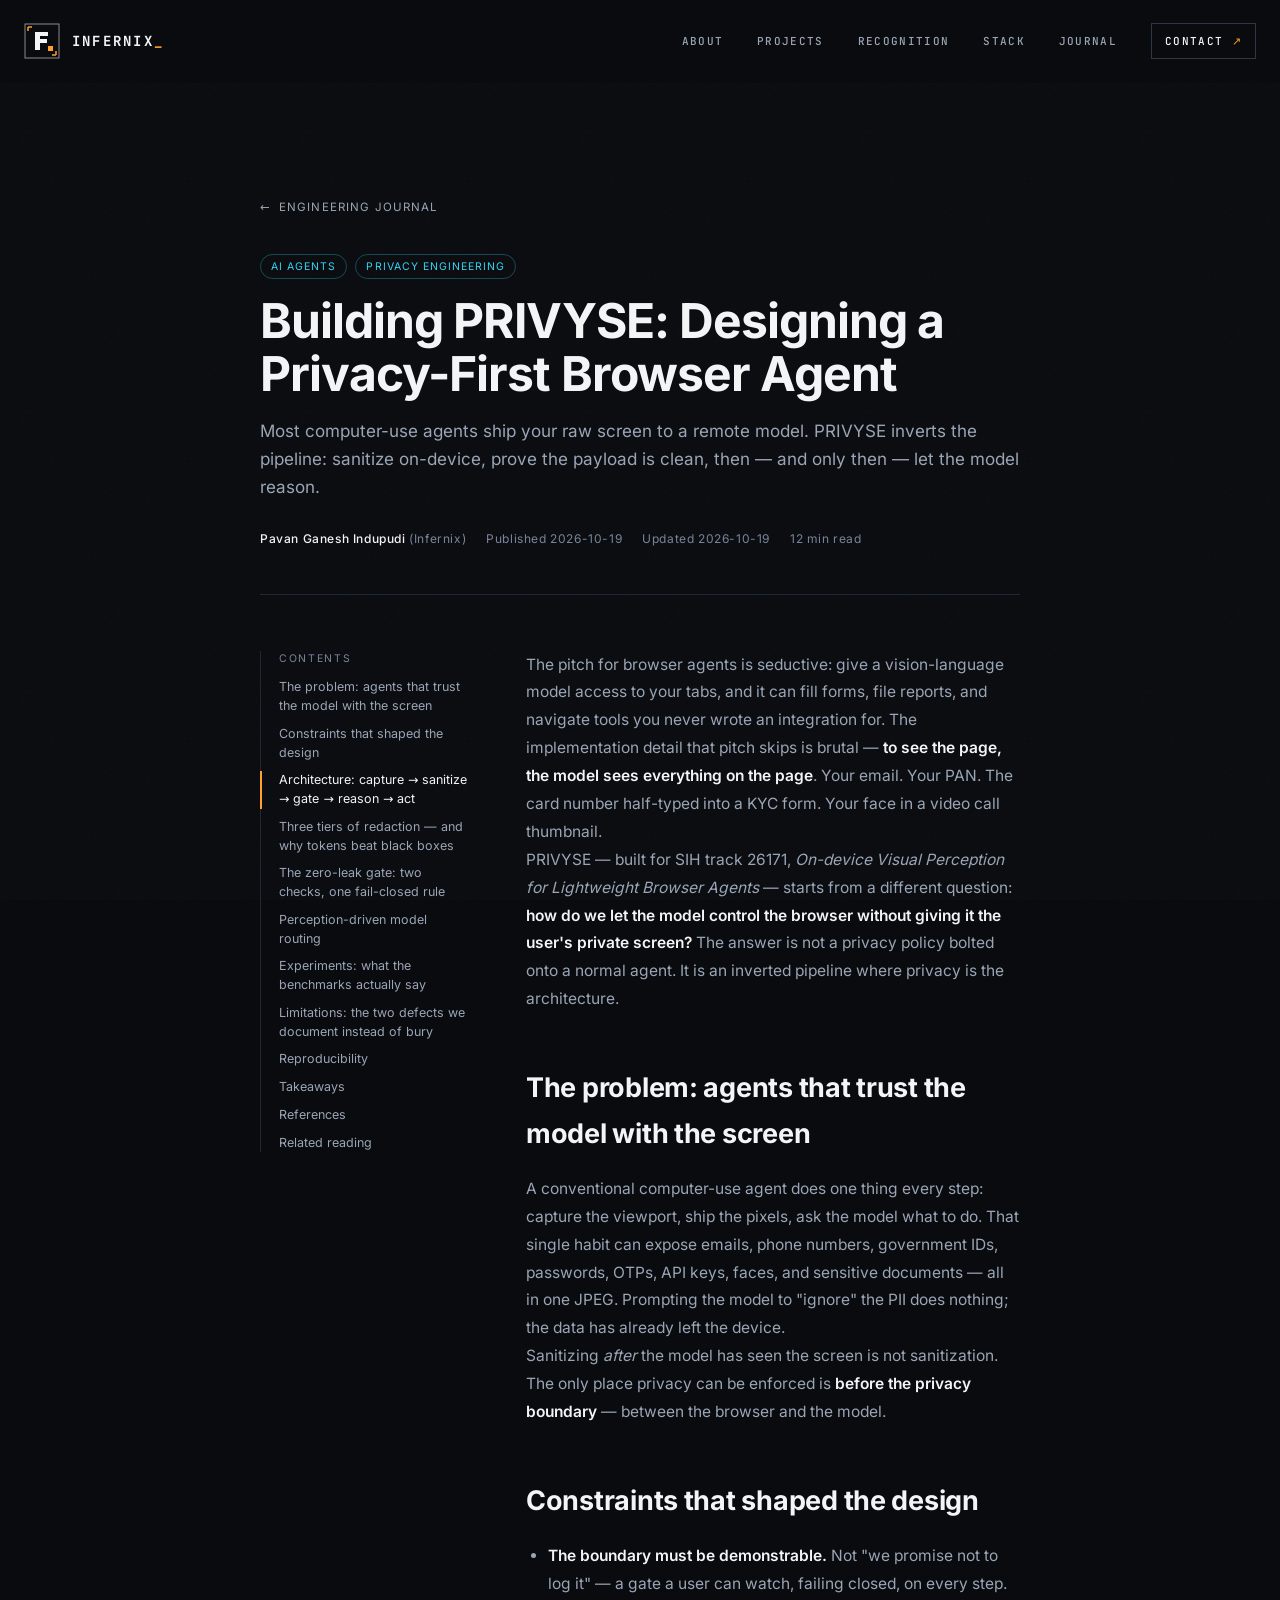
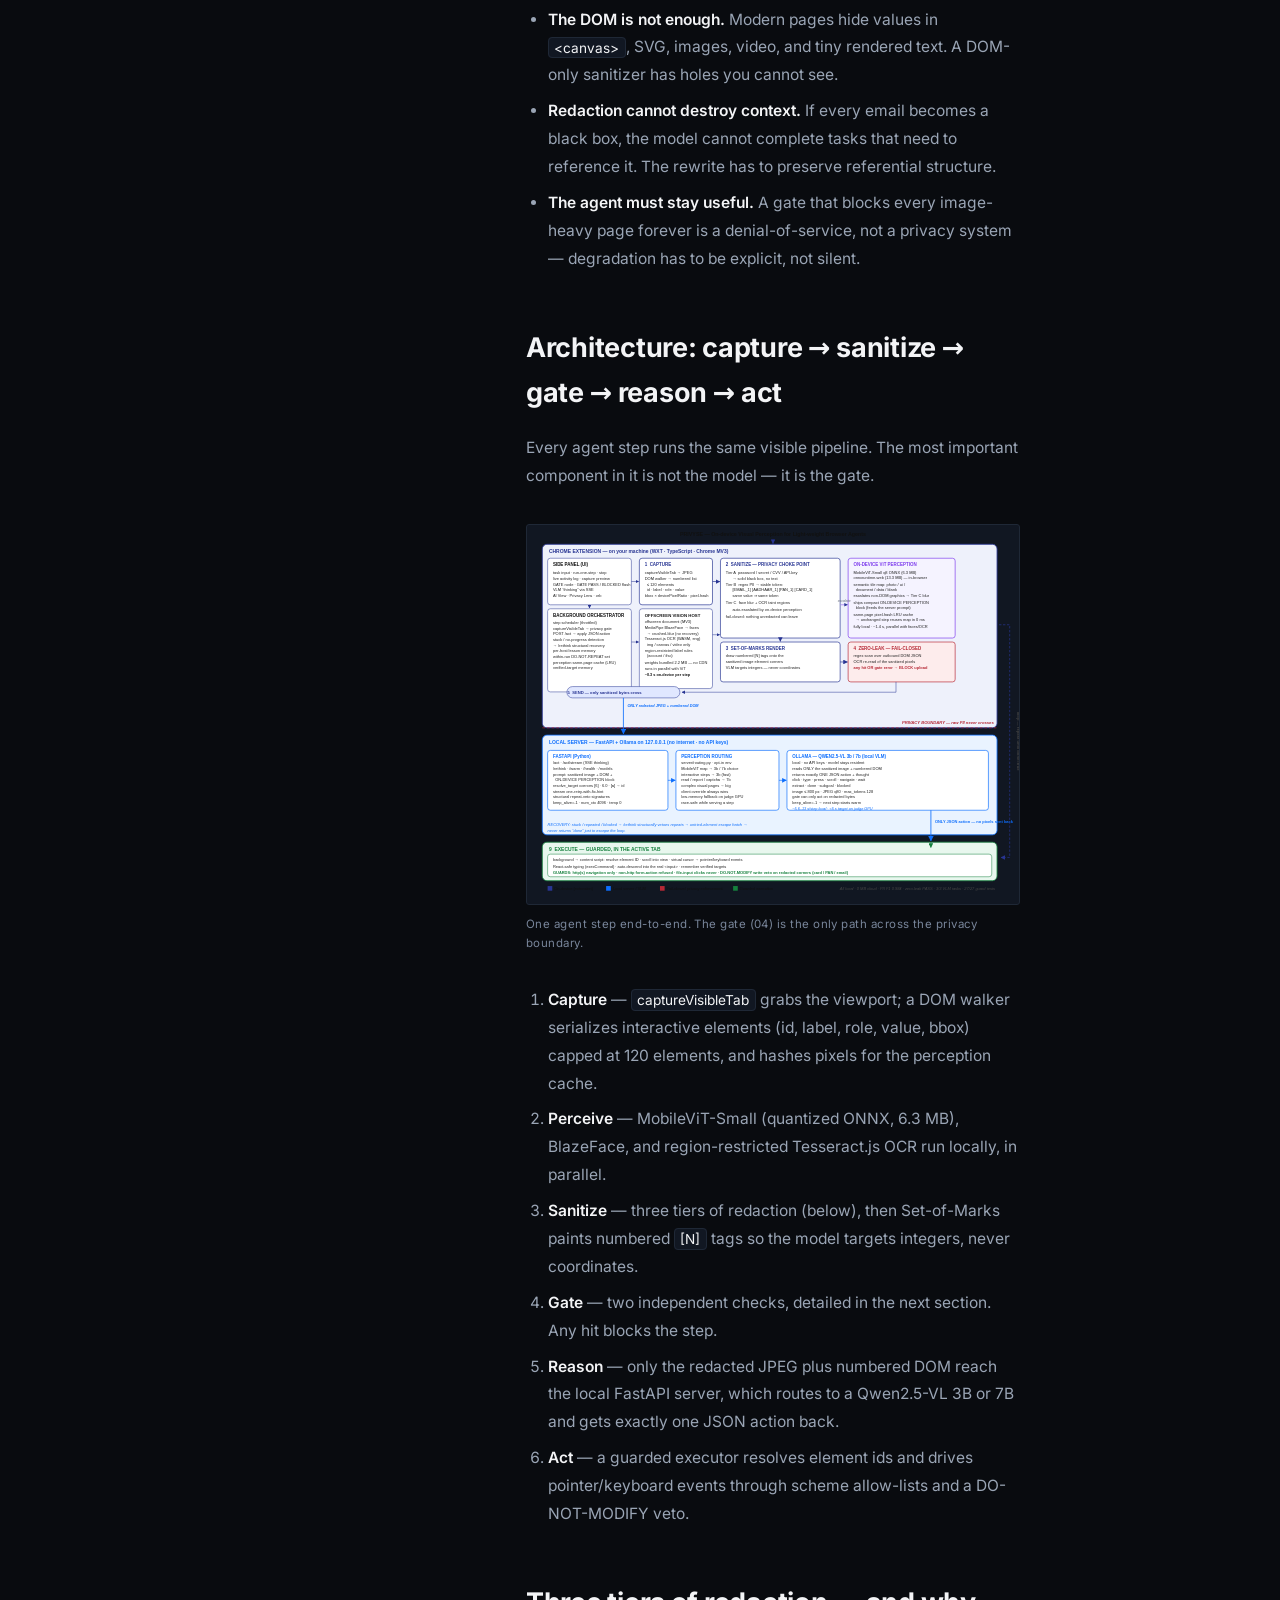
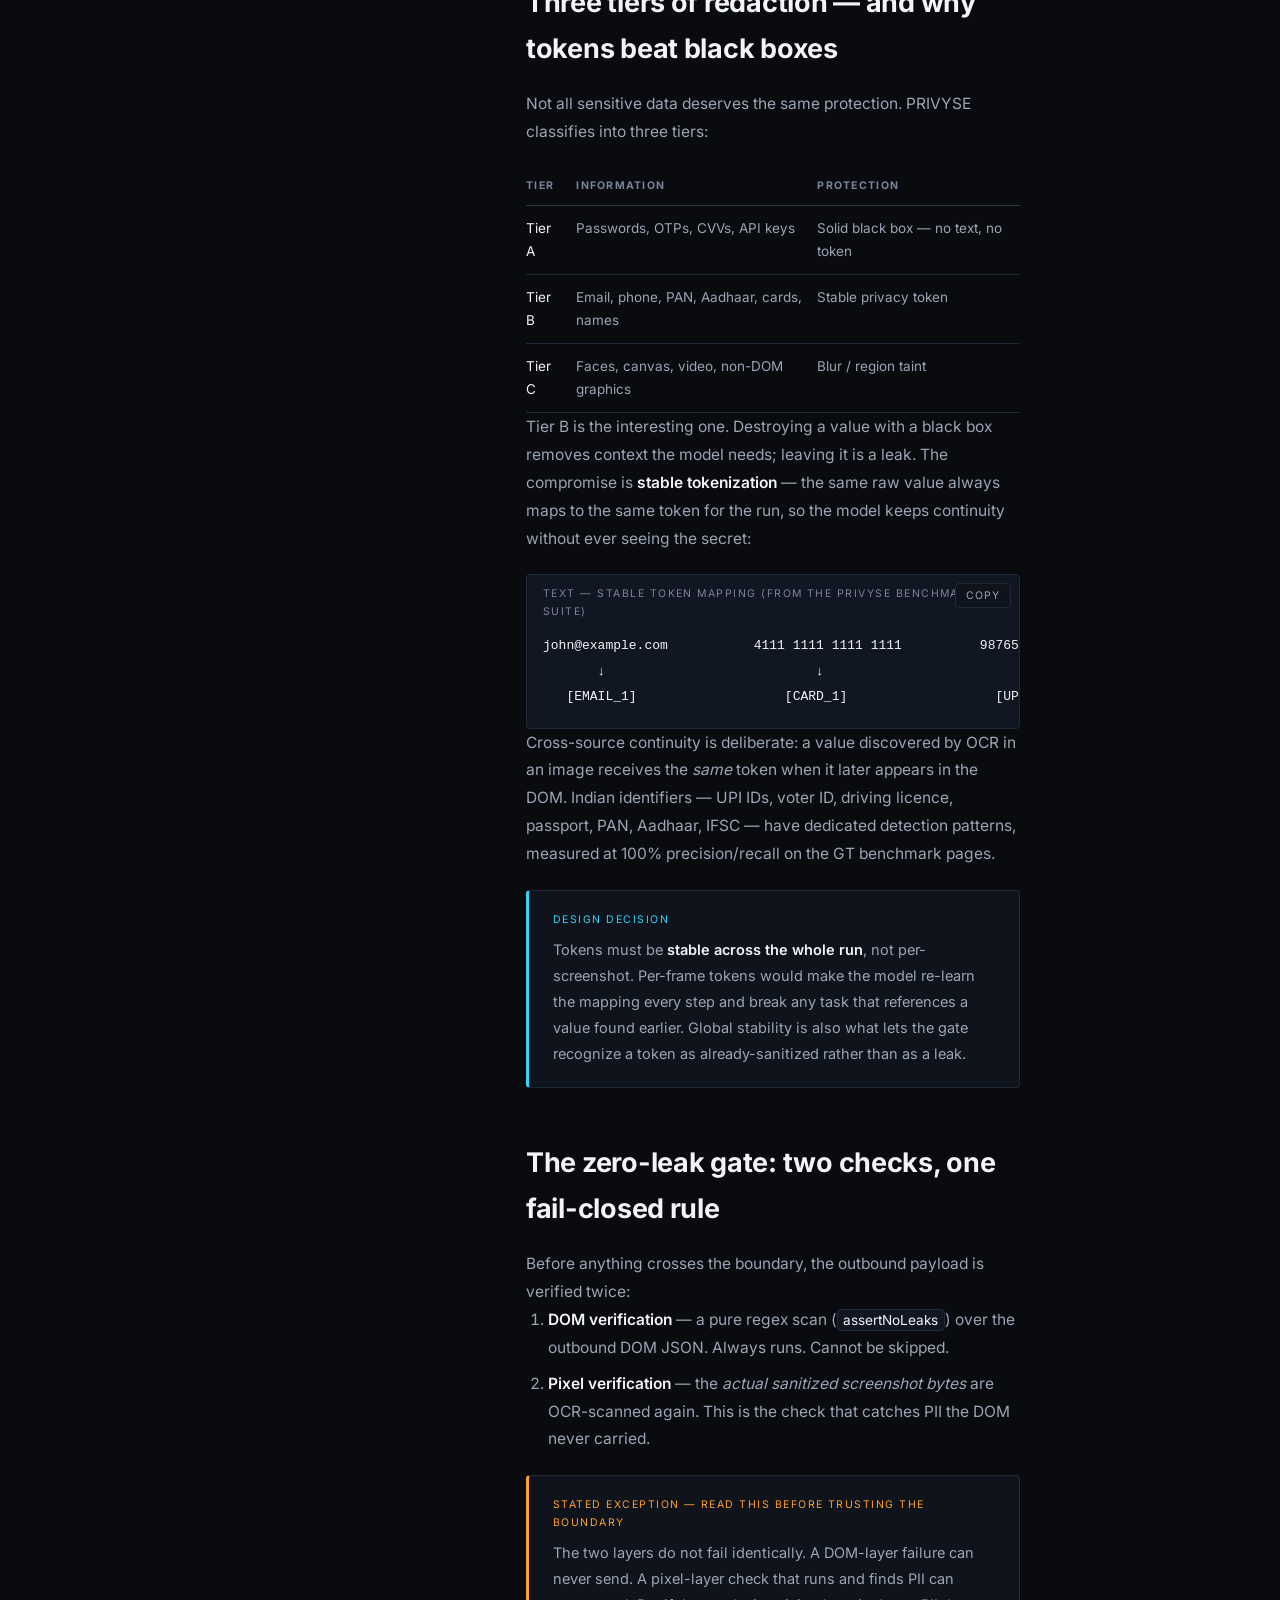
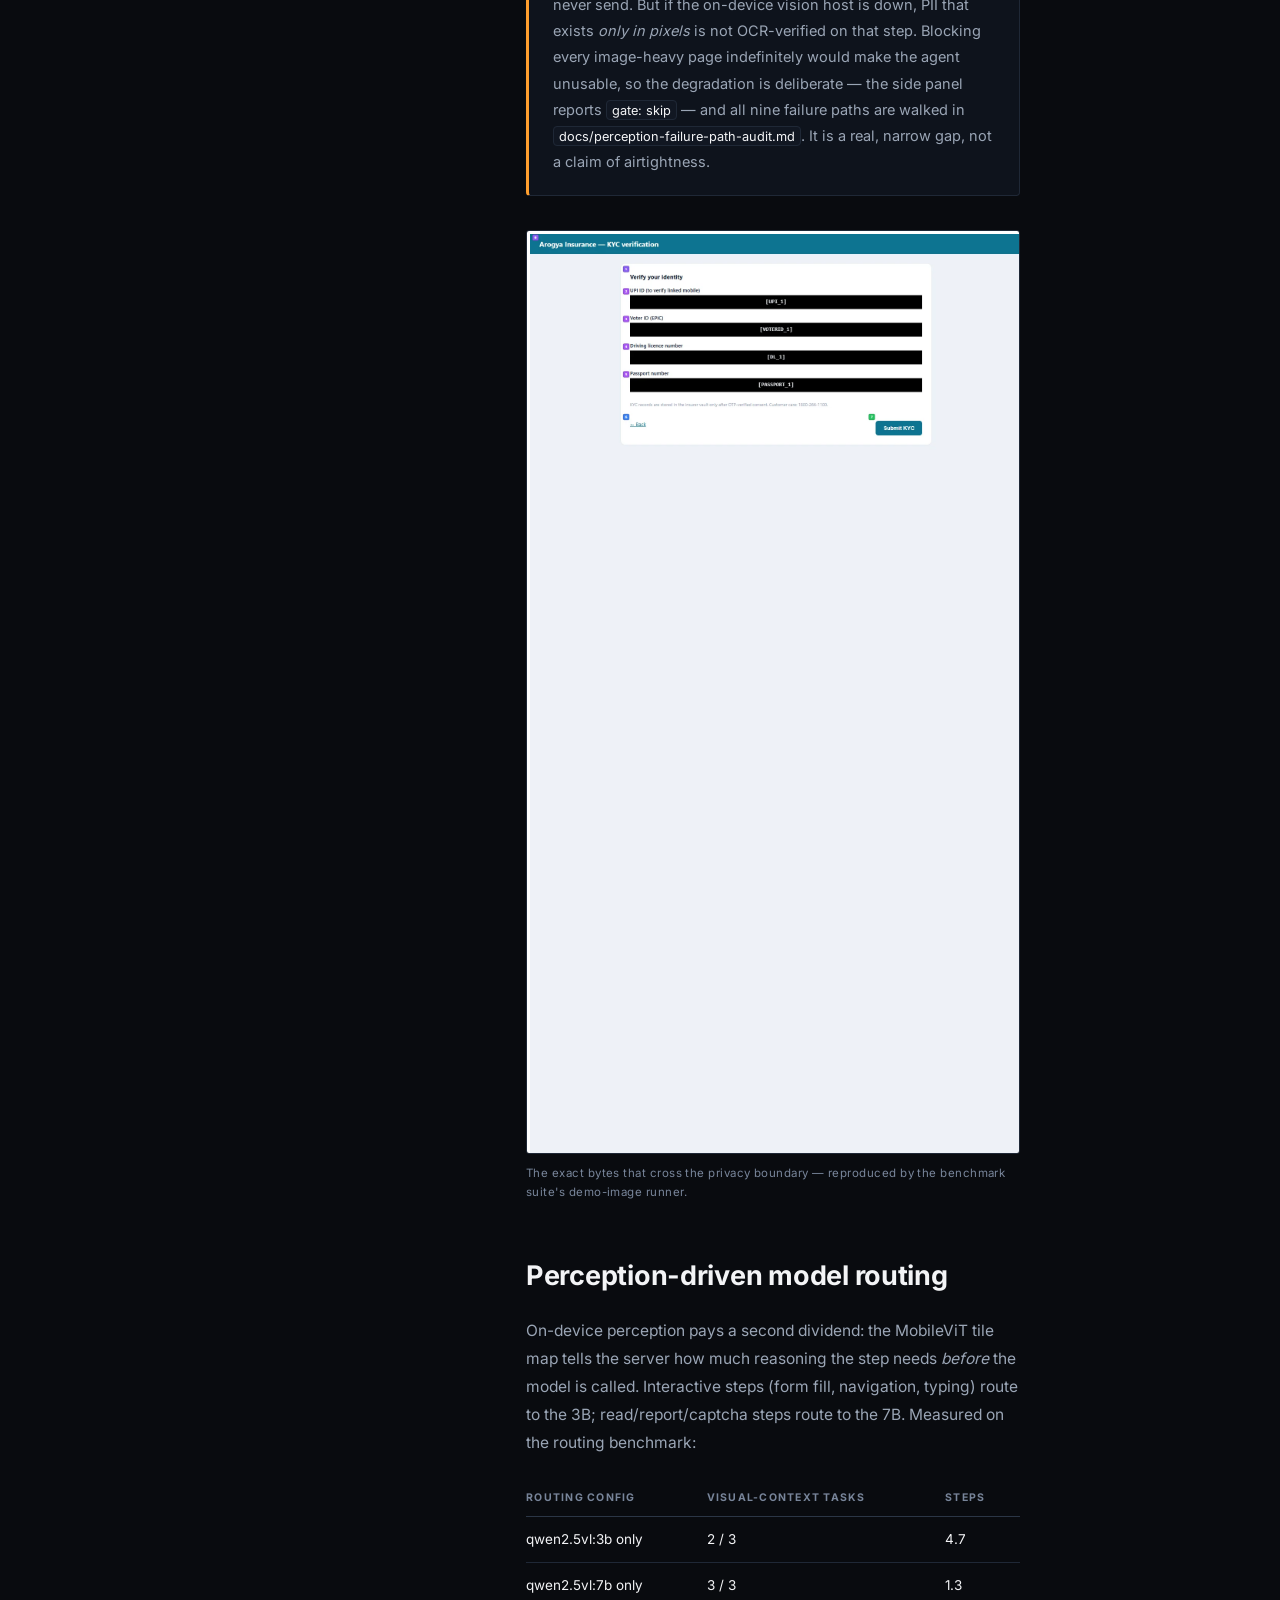
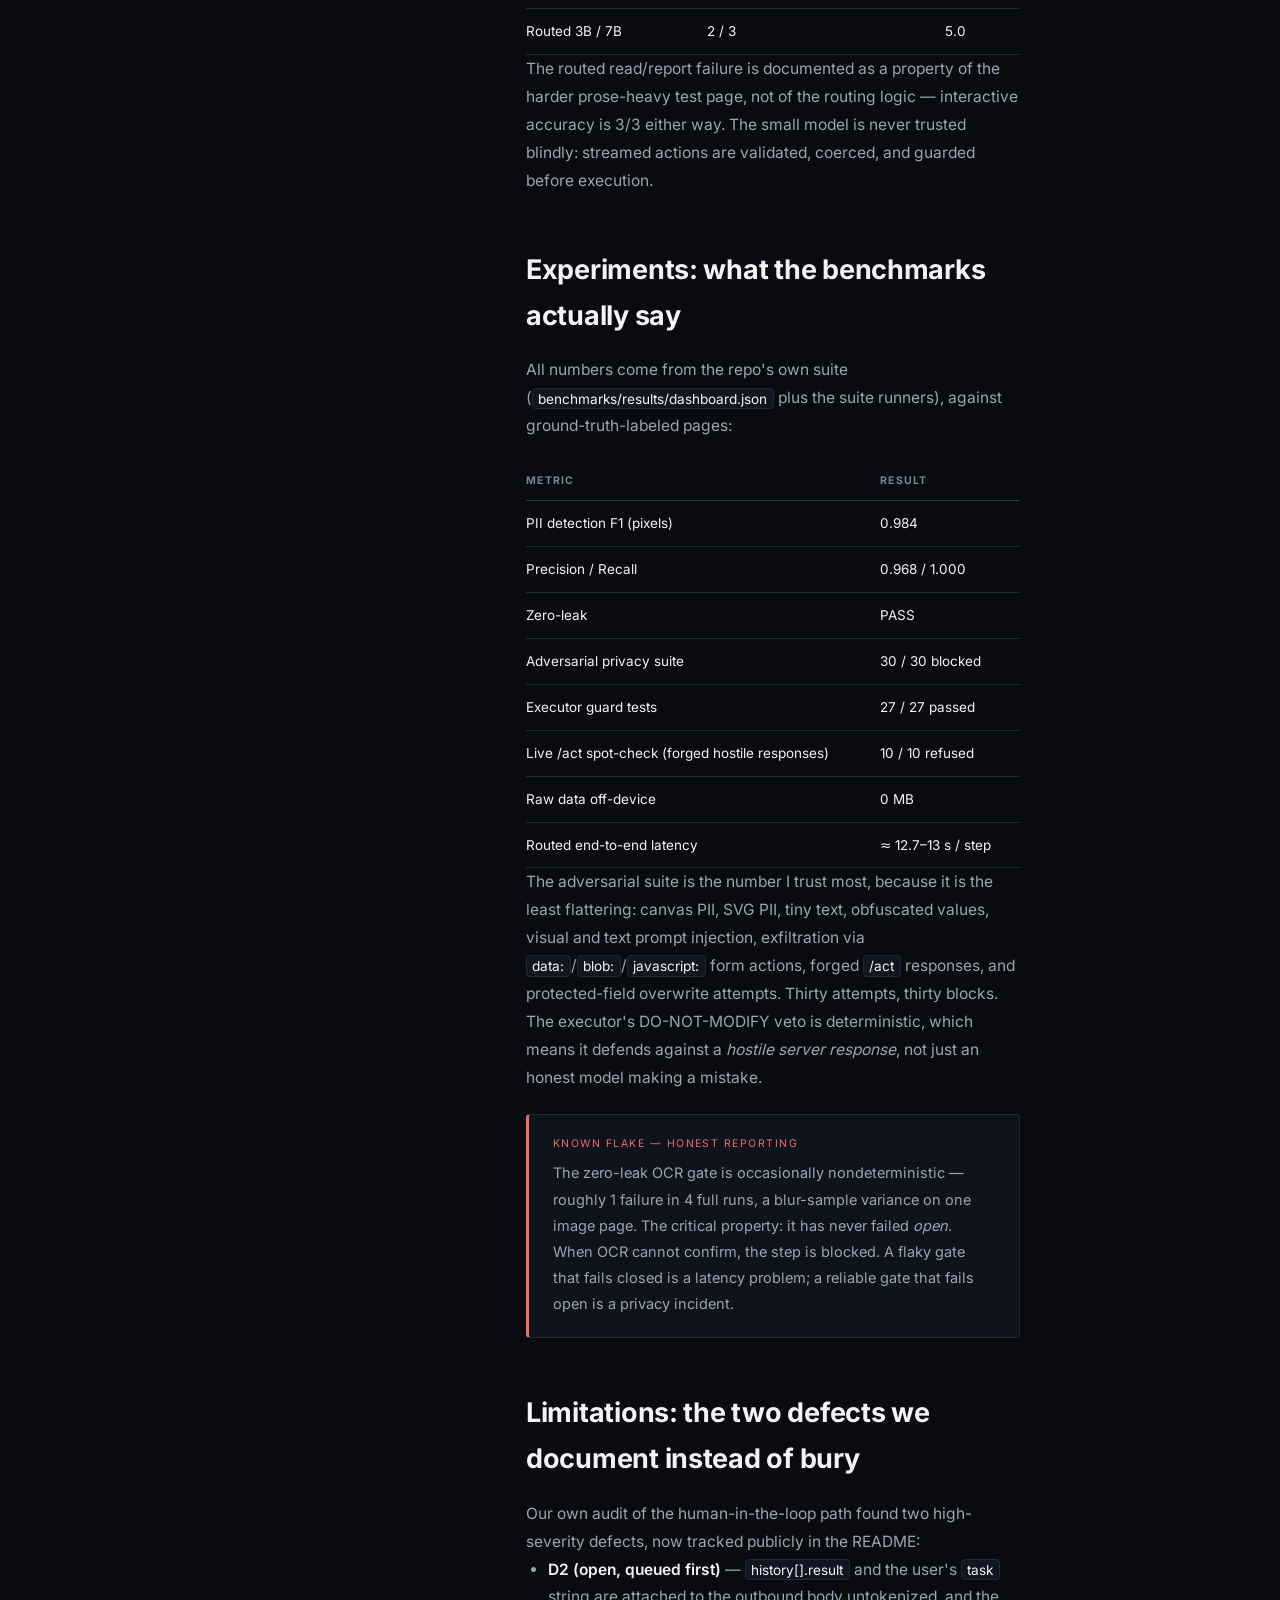
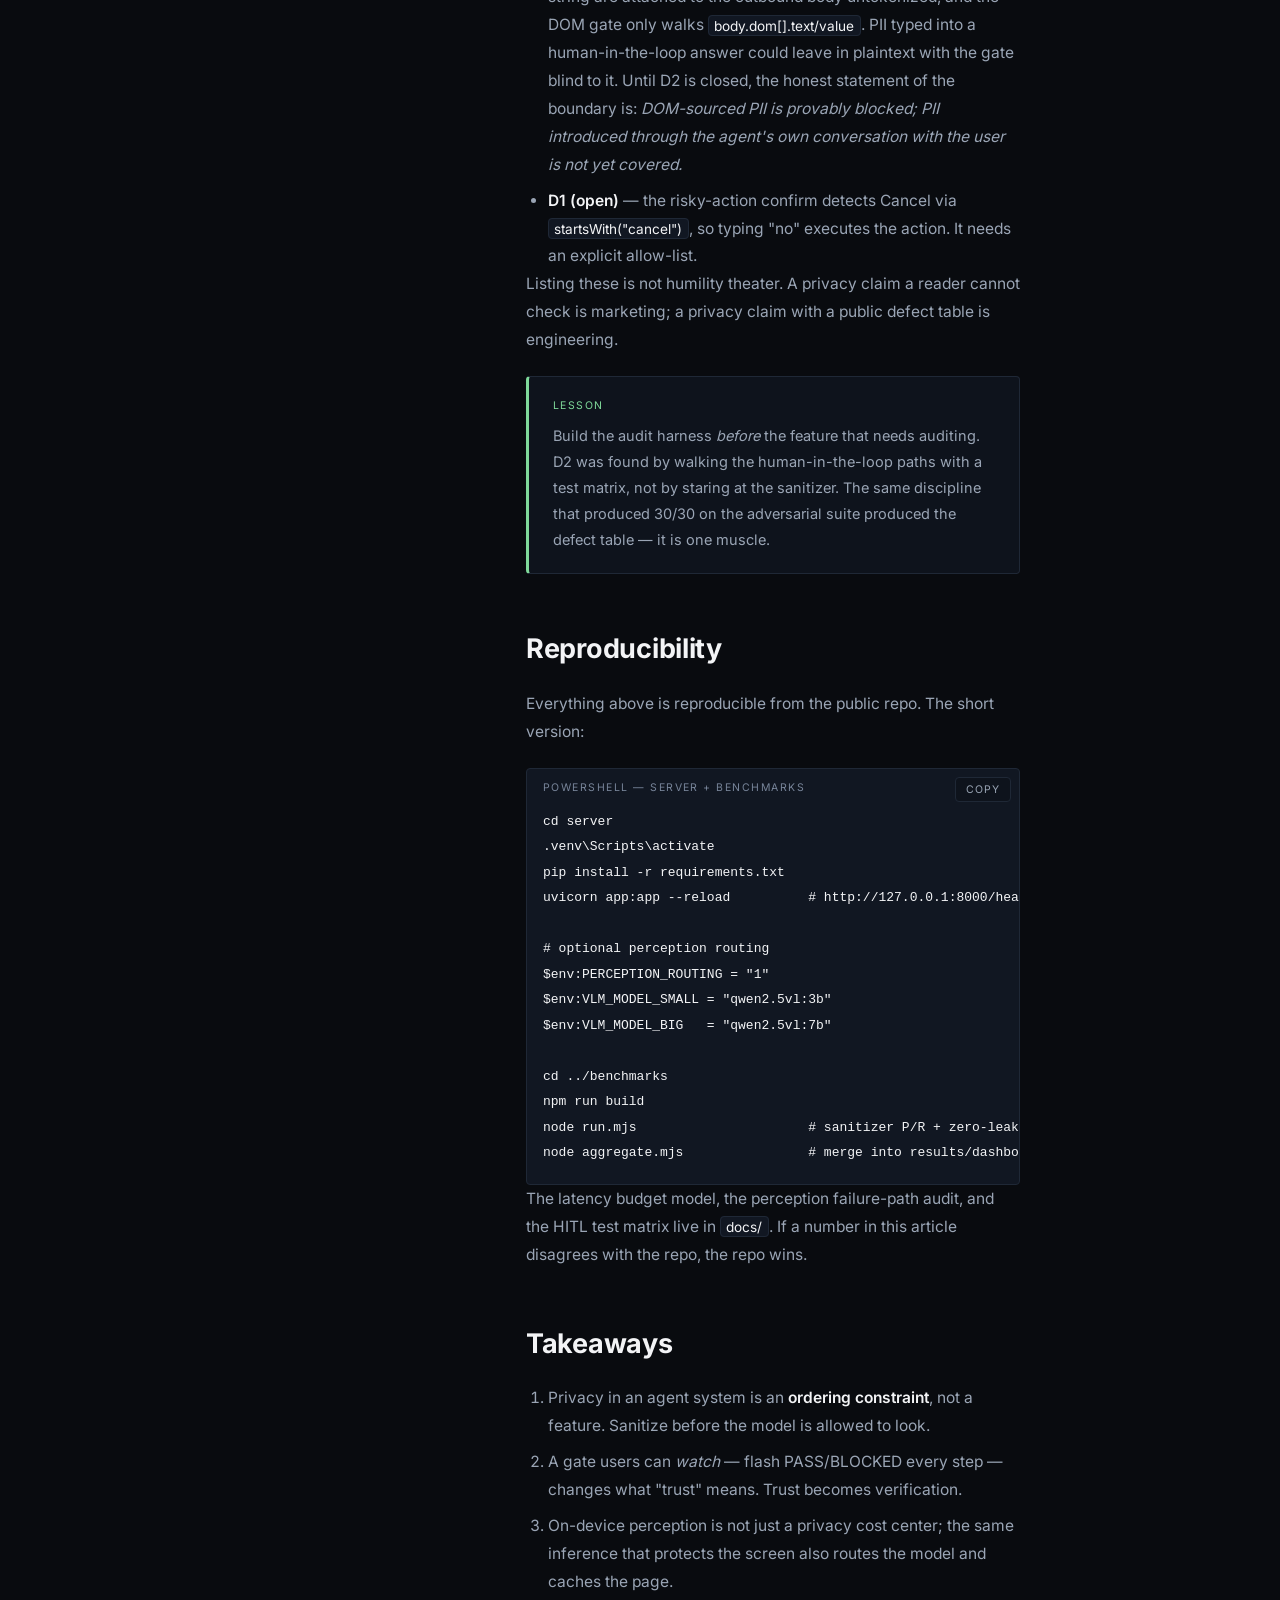
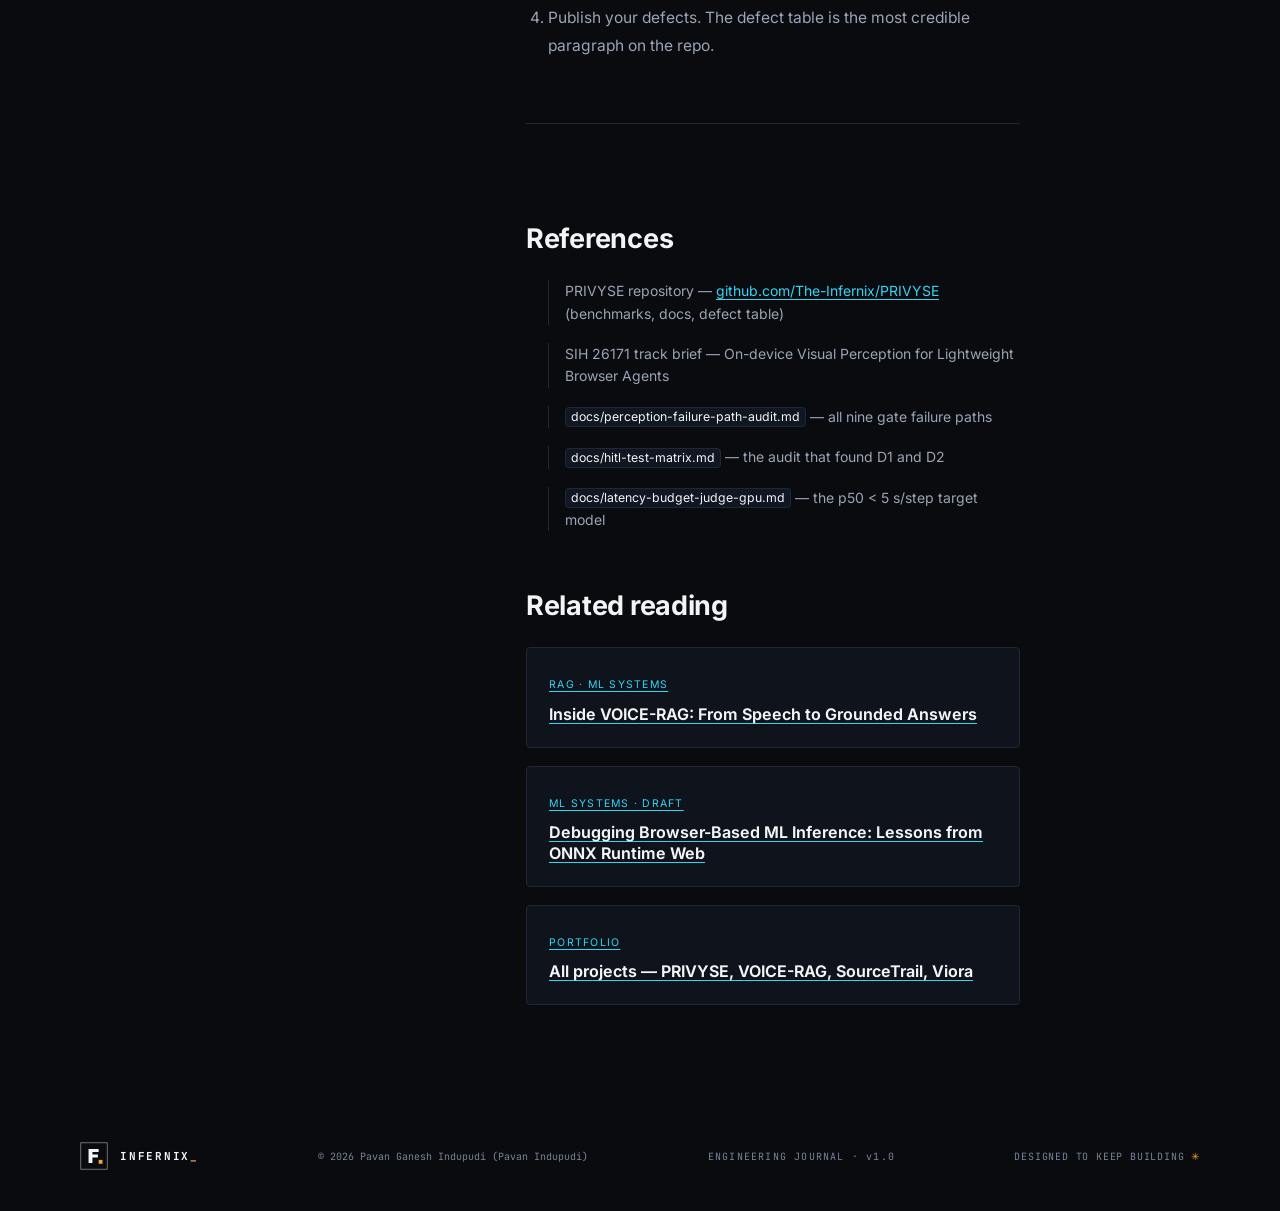
<file: blog/posts/privyse-privacy-first-browser-agent.html>
<!doctype html>
<html lang="en">
<head>
  <meta charset="utf-8">
  <meta name="viewport" content="width=device-width, initial-scale=1">
  <meta name="theme-color" content="#090b0f">
  <meta name="color-scheme" content="dark">
  <title>Building PRIVYSE: Designing a Privacy-First Browser Agent | Infernix Engineering Journal</title>
  <meta name="description" content="How PRIVYSE inverts the browser-agent pipeline: on-device sanitization, a fail-closed zero-leak gate, and perception-driven model routing — with real benchmarks and two openly documented defects.">
  <meta name="author" content="Pavan Ganesh Indupudi">
  <meta name="robots" content="index, follow, max-image-preview:large">
  <link rel="canonical" href="https://the-infernix.github.io/blog/posts/privyse-privacy-first-browser-agent.html">
  <link rel="icon" href="../../assets/favicon.svg" type="image/svg+xml">
  <link rel="stylesheet" href="../../styles.css">
  <link rel="stylesheet" href="../blog.css">
  <link rel="preload" href="../../assets/fonts/space-grotesk-var.woff2" as="font" type="font/woff2" crossorigin>
  <link rel="preload" href="../../assets/fonts/inter-var.woff2" as="font" type="font/woff2" crossorigin>
  <link rel="preload" href="../../assets/fonts/jetbrains-mono-var.woff2" as="font" type="font/woff2" crossorigin>
  <meta property="og:type" content="article">
  <meta property="og:site_name" content="Infernix">
  <meta property="og:title" content="Building PRIVYSE: Designing a Privacy-First Browser Agent">
  <meta property="og:description" content="On-device sanitization, a fail-closed zero-leak gate, and perception-driven model routing — with real benchmarks and openly documented defects.">
  <meta property="og:url" content="https://the-infernix.github.io/blog/posts/privyse-privacy-first-browser-agent.html">
  <meta property="og:image" content="https://the-infernix.github.io/assets/og/privyse-browser-agent.png">
  <meta property="og:image:width" content="1200">
  <meta property="og:image:height" content="630">
  <meta property="og:image:type" content="image/png">
  <meta property="og:image:alt" content="Building a Privacy-First Browser Agent — Infernix Engineering Journal">
  <meta name="twitter:card" content="summary_large_image">
  <meta name="twitter:title" content="Building PRIVYSE: Designing a Privacy-First Browser Agent">
  <meta name="twitter:description" content="On-device sanitization, a fail-closed zero-leak gate, and perception-driven model routing — with real benchmarks and openly documented defects.">
  <meta name="twitter:image" content="https://the-infernix.github.io/assets/og/privyse-browser-agent.png">
  <script>document.documentElement.classList.add("js");</script>
  <script type="application/ld+json">
  {
    "@context": "https://schema.org",
    "@type": "BlogPosting",
    "headline": "Building PRIVYSE: Designing a Privacy-First Browser Agent",
    "description": "How PRIVYSE inverts the browser-agent pipeline: on-device sanitization, a fail-closed zero-leak gate, and perception-driven model routing.",
    "datePublished": "2026-10-19",
    "dateModified": "2026-10-19",
    "author": {
      "@type": "Person",
      "name": "Pavan Ganesh Indupudi",
      "alternateName": ["Infernix", "Pavan Indupudi"],
      "url": "https://the-infernix.github.io/"
    },
    "publisher": { "@id": "https://the-infernix.github.io/#person" },
    "mainEntityOfPage": {
      "@type": "WebPage",
      "@id": "https://the-infernix.github.io/blog/posts/privyse-privacy-first-browser-agent.html"
    },
    "image": "https://the-infernix.github.io/assets/og/privyse-browser-agent.png",
    "keywords": ["privacy engineering", "AI agents", "browser extension", "on-device ML", "fail-closed design"]
  }
  </script>
</head>
<body>
  <a class="skip-link" href="#main">Skip to content</a>
  <div class="scanlines" aria-hidden="true"></div>

  <header class="site-header" id="site-header">
    <div class="header-inner">
      <a class="brand" href="../../" aria-label="Infernix home — Pavan Ganesh Indupudi">
        <svg class="brand-logo" viewBox="0 0 36 36" width="36" height="36" aria-hidden="true" focusable="false">
          <rect x="1" y="1" width="34" height="34" fill="none" stroke="currentColor" stroke-width="1" opacity=".55"/>
          <path d="M11 9h13v4h-8v3h7v4h-7v7h-5z" fill="currentColor"/>
          <rect x="24" y="23" width="5" height="5" fill="#ff9f2e"/>
          <path d="M4 4h4M4 4v4M32 32h-4M32 32v-4" stroke="#ff9f2e" stroke-width="1.5" fill="none"/>
        </svg>
        <span class="brand-name">INFERNIX<span class="brand-cursor" aria-hidden="true">_</span></span>
      </a>
      <button class="menu-toggle" type="button" aria-label="Open navigation" aria-expanded="false" aria-controls="site-nav">
        <span class="menu-bar" aria-hidden="true"></span>
        <span class="menu-bar" aria-hidden="true"></span>
      </button>
      <nav id="site-nav" class="site-nav" aria-label="Main navigation">
        <a href="../../#about">ABOUT</a>
        <a href="../../#work">PROJECTS</a>
        <a href="../../#recognition">RECOGNITION</a>
        <a href="../../#stack">STACK</a>
        <a href="../" aria-current="page">JOURNAL</a>
        <a href="../../#contact" class="nav-contact">CONTACT <span aria-hidden="true">↗</span></a>
      </nav>
    </div>
    <div class="scroll-progress" id="scroll-progress" aria-hidden="true"></div>
  </header>

  <main id="main">
    <header class="article-header article-wrap">
      <a class="back-link" href="../"><span aria-hidden="true">←</span> Engineering Journal</a>
      <div class="card-cats">
        <span class="cat-tag">AI Agents</span>
        <span class="cat-tag">Privacy Engineering</span>
      </div>
      <h1>Building PRIVYSE: Designing a Privacy-First Browser Agent</h1>
      <p class="article-subtitle">Most computer-use agents ship your raw screen to a remote model. PRIVYSE inverts the pipeline: sanitize on-device, prove the payload is clean, then — and only then — let the model reason.</p>
      <div class="article-byline">
        <span><strong>Pavan Ganesh Indupudi</strong> (Infernix)</span>
        <span>Published 2026-10-19</span>
        <span>Updated 2026-10-19</span>
        <span>12 min read</span>
      </div>
    </header>

    <div class="article-wrap article-layout">
      <nav class="toc" id="toc" aria-label="Table of contents">
        <p class="toc-label">CONTENTS</p>
        <ol></ol>
      </nav>

      <article class="prose">
        <p>The pitch for browser agents is seductive: give a vision-language model access to your tabs, and it can fill forms, file reports, and navigate tools you never wrote an integration for. The implementation detail that pitch skips is brutal — <strong>to see the page, the model sees everything on the page</strong>. Your email. Your PAN. The card number half-typed into a KYC form. Your face in a video call thumbnail.</p>

        <p>PRIVYSE — built for SIH track 26171, <em>On-device Visual Perception for Lightweight Browser Agents</em> — starts from a different question: <strong>how do we let the model control the browser without giving it the user's private screen?</strong> The answer is not a privacy policy bolted onto a normal agent. It is an inverted pipeline where privacy is the architecture.</p>

        <h2 id="the-problem">The problem: agents that trust the model with the screen</h2>
        <p>A conventional computer-use agent does one thing every step: capture the viewport, ship the pixels, ask the model what to do. That single habit can expose emails, phone numbers, government IDs, passwords, OTPs, API keys, faces, and sensitive documents — all in one JPEG. Prompting the model to "ignore" the PII does nothing; the data has already left the device.</p>
        <p>Sanitizing <em>after</em> the model has seen the screen is not sanitization. The only place privacy can be enforced is <strong>before the privacy boundary</strong> — between the browser and the model.</p>

        <h2 id="constraints">Constraints that shaped the design</h2>
        <ul>
          <li><strong>The boundary must be demonstrable.</strong> Not "we promise not to log it" — a gate a user can watch, failing closed, on every step.</li>
          <li><strong>The DOM is not enough.</strong> Modern pages hide values in <code>&lt;canvas&gt;</code>, SVG, images, video, and tiny rendered text. A DOM-only sanitizer has holes you cannot see.</li>
          <li><strong>Redaction cannot destroy context.</strong> If every email becomes a black box, the model cannot complete tasks that need to reference it. The rewrite has to preserve referential structure.</li>
          <li><strong>The agent must stay useful.</strong> A gate that blocks every image-heavy page forever is a denial-of-service, not a privacy system — degradation has to be explicit, not silent.</li>
        </ul>

        <h2 id="architecture">Architecture: capture → sanitize → gate → reason → act</h2>
        <p>Every agent step runs the same visible pipeline. The most important component in it is not the model — it is the gate.</p>

        <figure>
          <img src="../../assets/projects/privyse-architecture.svg" alt="PRIVYSE architecture: capture, on-device perceive and sanitize, zero-leak gate, local VLM with perception routing, guarded execute" width="940" height="530" loading="lazy" decoding="async">
          <figcaption>One agent step end-to-end. The gate (04) is the only path across the privacy boundary.</figcaption>
        </figure>

        <ol>
          <li><strong>Capture</strong> — <code>captureVisibleTab</code> grabs the viewport; a DOM walker serializes interactive elements (id, label, role, value, bbox) capped at 120 elements, and hashes pixels for the perception cache.</li>
          <li><strong>Perceive</strong> — MobileViT-Small (quantized ONNX, 6.3 MB), BlazeFace, and region-restricted Tesseract.js OCR run locally, in parallel.</li>
          <li><strong>Sanitize</strong> — three tiers of redaction (below), then Set-of-Marks paints numbered <code>[N]</code> tags so the model targets integers, never coordinates.</li>
          <li><strong>Gate</strong> — two independent checks, detailed in the next section. Any hit blocks the step.</li>
          <li><strong>Reason</strong> — only the redacted JPEG plus numbered DOM reach the local FastAPI server, which routes to a Qwen2.5-VL 3B or 7B and gets exactly one JSON action back.</li>
          <li><strong>Act</strong> — a guarded executor resolves element ids and drives pointer/keyboard events through scheme allow-lists and a DO-NOT-MODIFY veto.</li>
        </ol>

        <h2 id="three-tiers">Three tiers of redaction — and why tokens beat black boxes</h2>
        <p>Not all sensitive data deserves the same protection. PRIVYSE classifies into three tiers:</p>

        <table class="data-table">
          <thead><tr><th>Tier</th><th>Information</th><th>Protection</th></tr></thead>
          <tbody>
            <tr><td>Tier A</td><td>Passwords, OTPs, CVVs, API keys</td><td>Solid black box — no text, no token</td></tr>
            <tr><td>Tier B</td><td>Email, phone, PAN, Aadhaar, cards, names</td><td>Stable privacy token</td></tr>
            <tr><td>Tier C</td><td>Faces, canvas, video, non-DOM graphics</td><td>Blur / region taint</td></tr>
          </tbody>
        </table>

        <p>Tier B is the interesting one. Destroying a value with a black box removes context the model needs; leaving it is a leak. The compromise is <strong>stable tokenization</strong> — the same raw value always maps to the same token for the run, so the model keeps continuity without ever seeing the secret:</p>

        <div class="code-block">
          <span class="code-lang">text — stable token mapping (from the PRIVYSE benchmark suite)</span>
          <pre><code>john@example.com           4111 1111 1111 1111          9876543210@ybl
       ↓                           ↓                          ↓
   [EMAIL_1]                   [CARD_1]                   [UPI_1]</code></pre>
        </div>

        <p>Cross-source continuity is deliberate: a value discovered by OCR in an image receives the <em>same</em> token when it later appears in the DOM. Indian identifiers — UPI IDs, voter ID, driving licence, passport, PAN, Aadhaar, IFSC — have dedicated detection patterns, measured at 100% precision/recall on the GT benchmark pages.</p>

        <div class="callout decision">
          <span class="callout-label">Design decision</span>
          <p>Tokens must be <strong>stable across the whole run</strong>, not per-screenshot. Per-frame tokens would make the model re-learn the mapping every step and break any task that references a value found earlier. Global stability is also what lets the gate recognize a token as already-sanitized rather than as a leak.</p>
        </div>

        <h2 id="the-gate">The zero-leak gate: two checks, one fail-closed rule</h2>
        <p>Before anything crosses the boundary, the outbound payload is verified twice:</p>
        <ol>
          <li><strong>DOM verification</strong> — a pure regex scan (<code>assertNoLeaks</code>) over the outbound DOM JSON. Always runs. Cannot be skipped.</li>
          <li><strong>Pixel verification</strong> — the <em>actual sanitized screenshot bytes</em> are OCR-scanned again. This is the check that catches PII the DOM never carried.</li>
        </ol>

        <div class="callout tradeoff">
          <span class="callout-label">Stated exception — read this before trusting the boundary</span>
          <p>The two layers do not fail identically. A DOM-layer failure can never send. A pixel-layer check that runs and finds PII can never send. But if the on-device vision host is down, PII that exists <em>only in pixels</em> is not OCR-verified on that step. Blocking every image-heavy page indefinitely would make the agent unusable, so the degradation is deliberate — the side panel reports <code>gate: skip</code> — and all nine failure paths are walked in <code>docs/perception-failure-path-audit.md</code>. It is a real, narrow gap, not a claim of airtightness.</p>
        </div>

        <figure>
          <img src="../../assets/projects/privyse-model-view.png" alt="The exact sanitized image shipped to the VLM: a KYC form with every sensitive value replaced by a stable token" width="840" height="470" loading="lazy" decoding="async">
          <figcaption>The exact bytes that cross the privacy boundary — reproduced by the benchmark suite's demo-image runner.</figcaption>
        </figure>

        <h2 id="routing">Perception-driven model routing</h2>
        <p>On-device perception pays a second dividend: the MobileViT tile map tells the server how much reasoning the step needs <em>before</em> the model is called. Interactive steps (form fill, navigation, typing) route to the 3B; read/report/captcha steps route to the 7B. Measured on the routing benchmark:</p>

        <table class="data-table">
          <thead><tr><th>Routing config</th><th>Visual-context tasks</th><th>Steps</th></tr></thead>
          <tbody>
            <tr><td>qwen2.5vl:3b only</td><td class="num">2 / 3</td><td class="num">4.7</td></tr>
            <tr><td>qwen2.5vl:7b only</td><td class="num">3 / 3</td><td class="num">1.3</td></tr>
            <tr><td>Routed 3B / 7B</td><td class="num">2 / 3</td><td class="num">5.0</td></tr>
          </tbody>
        </table>

        <p>The routed read/report failure is documented as a property of the harder prose-heavy test page, not of the routing logic — interactive accuracy is 3/3 either way. The small model is never trusted blindly: streamed actions are validated, coerced, and guarded before execution.</p>

        <h2 id="experiments">Experiments: what the benchmarks actually say</h2>
        <p>All numbers come from the repo's own suite (<code>benchmarks/results/dashboard.json</code> plus the suite runners), against ground-truth-labeled pages:</p>

        <table class="data-table">
          <thead><tr><th>Metric</th><th>Result</th></tr></thead>
          <tbody>
            <tr><td>PII detection F1 (pixels)</td><td class="num">0.984</td></tr>
            <tr><td>Precision / Recall</td><td class="num">0.968 / 1.000</td></tr>
            <tr><td>Zero-leak</td><td class="num">PASS</td></tr>
            <tr><td>Adversarial privacy suite</td><td class="num">30 / 30 blocked</td></tr>
            <tr><td>Executor guard tests</td><td class="num">27 / 27 passed</td></tr>
            <tr><td>Live /act spot-check (forged hostile responses)</td><td class="num">10 / 10 refused</td></tr>
            <tr><td>Raw data off-device</td><td class="num">0 MB</td></tr>
            <tr><td>Routed end-to-end latency</td><td class="num">≈ 12.7–13 s / step</td></tr>
          </tbody>
        </table>

        <p>The adversarial suite is the number I trust most, because it is the least flattering: canvas PII, SVG PII, tiny text, obfuscated values, visual and text prompt injection, exfiltration via <code>data:</code>/<code>blob:</code>/<code>javascript:</code> form actions, forged <code>/act</code> responses, and protected-field overwrite attempts. Thirty attempts, thirty blocks. The executor's DO-NOT-MODIFY veto is deterministic, which means it defends against a <em>hostile server response</em>, not just an honest model making a mistake.</p>

        <div class="callout failure">
          <span class="callout-label">Known flake — honest reporting</span>
          <p>The zero-leak OCR gate is occasionally nondeterministic — roughly 1 failure in 4 full runs, a blur-sample variance on one image page. The critical property: it has never failed <em>open</em>. When OCR cannot confirm, the step is blocked. A flaky gate that fails closed is a latency problem; a reliable gate that fails open is a privacy incident.</p>
        </div>

        <h2 id="limitations">Limitations: the two defects we document instead of bury</h2>
        <p>Our own audit of the human-in-the-loop path found two high-severity defects, now tracked publicly in the README:</p>
        <ul>
          <li><strong>D2 (open, queued first)</strong> — <code>history[].result</code> and the user's <code>task</code> string are attached to the outbound body untokenized, and the DOM gate only walks <code>body.dom[].text/value</code>. PII typed into a human-in-the-loop answer could leave in plaintext with the gate blind to it. Until D2 is closed, the honest statement of the boundary is: <em>DOM-sourced PII is provably blocked; PII introduced through the agent's own conversation with the user is not yet covered.</em></li>
          <li><strong>D1 (open)</strong> — the risky-action confirm detects Cancel via <code>startsWith("cancel")</code>, so typing "no" executes the action. It needs an explicit allow-list.</li>
        </ul>
        <p>Listing these is not humility theater. A privacy claim a reader cannot check is marketing; a privacy claim with a public defect table is engineering.</p>

        <div class="callout lesson">
          <span class="callout-label">Lesson</span>
          <p>Build the audit harness <em>before</em> the feature that needs auditing. D2 was found by walking the human-in-the-loop paths with a test matrix, not by staring at the sanitizer. The same discipline that produced 30/30 on the adversarial suite produced the defect table — it is one muscle.</p>
        </div>

        <h2 id="reproducibility">Reproducibility</h2>
        <p>Everything above is reproducible from the public repo. The short version:</p>
        <div class="code-block">
          <span class="code-lang">powershell — server + benchmarks</span>
          <pre><code>cd server
.venv\Scripts\activate
pip install -r requirements.txt
uvicorn app:app --reload          # http://127.0.0.1:8000/health

# optional perception routing
$env:PERCEPTION_ROUTING = "1"
$env:VLM_MODEL_SMALL = "qwen2.5vl:3b"
$env:VLM_MODEL_BIG   = "qwen2.5vl:7b"

cd ../benchmarks
npm run build
node run.mjs                      # sanitizer P/R + zero-leak + latency
node aggregate.mjs                # merge into results/dashboard.json</code></pre>
        </div>
        <p>The latency budget model, the perception failure-path audit, and the HITL test matrix live in <code>docs/</code>. If a number in this article disagrees with the repo, the repo wins.</p>

        <h2 id="takeaways">Takeaways</h2>
        <ol>
          <li>Privacy in an agent system is an <strong>ordering constraint</strong>, not a feature. Sanitize before the model is allowed to look.</li>
          <li>A gate users can <em>watch</em> — flash PASS/BLOCKED every step — changes what "trust" means. Trust becomes verification.</li>
          <li>On-device perception is not just a privacy cost center; the same inference that protects the screen also routes the model and caches the page.</li>
          <li>Publish your defects. The defect table is the most credible paragraph on the repo.</li>
        </ol>

        <div class="article-end">
          <h2 id="references">References</h2>
          <ul class="ref-list">
            <li>PRIVYSE repository — <a href="https://github.com/The-Infernix/PRIVYSE" target="_blank" rel="noopener noreferrer">github.com/The-Infernix/PRIVYSE</a> (benchmarks, docs, defect table)</li>
            <li>SIH 26171 track brief — On-device Visual Perception for Lightweight Browser Agents</li>
            <li><code>docs/perception-failure-path-audit.md</code> — all nine gate failure paths</li>
            <li><code>docs/hitl-test-matrix.md</code> — the audit that found D1 and D2</li>
            <li><code>docs/latency-budget-judge-gpu.md</code> — the p50 &lt; 5 s/step target model</li>
          </ul>

          <h2 id="related">Related reading</h2>
          <div class="related-grid">
            <a class="related-card" href="./voice-rag-speech-to-grounded-answers.html">
              <span class="rc-cat">RAG · ML Systems</span>
              <span class="rc-title">Inside VOICE-RAG: From Speech to Grounded Answers</span>
            </a>
            <a class="related-card" href="./debugging-browser-ml-inference-onnx.html">
              <span class="rc-cat">ML Systems · Draft</span>
              <span class="rc-title">Debugging Browser-Based ML Inference: Lessons from ONNX Runtime Web</span>
            </a>
            <a class="related-card" href="../../#work">
              <span class="rc-cat">Portfolio</span>
              <span class="rc-title">All projects — PRIVYSE, VOICE-RAG, SourceTrail, Viora</span>
            </a>
          </div>
        </div>
      </article>
    </div>
  </main>

  <footer class="site-footer section-wrap">
    <a class="brand footer-brand" href="../../" aria-label="Back to portfolio home">
      <svg class="brand-logo" viewBox="0 0 36 36" width="28" height="28" aria-hidden="true" focusable="false">
        <rect x="1" y="1" width="34" height="34" fill="none" stroke="currentColor" stroke-width="1" opacity=".55"/>
        <path d="M11 9h13v4h-8v3h7v4h-7v7h-5z" fill="currentColor"/>
        <rect x="24" y="23" width="5" height="5" fill="#ff9f2e"/>
      </svg>
      <span class="brand-name">INFERNIX<span class="brand-cursor" aria-hidden="true">_</span></span>
    </a>
    <span>© <span id="year">2026</span> Pavan Ganesh Indupudi (Pavan Indupudi)</span>
    <span class="footer-system">ENGINEERING JOURNAL · v1.0</span>
    <span class="footer-note">DESIGNED TO KEEP BUILDING <span class="accent" aria-hidden="true">✳</span></span>
  </footer>

  <script src="../../script.js" defer></script>
  <script src="../blog.js" defer></script>
</body>
</html>
</file>
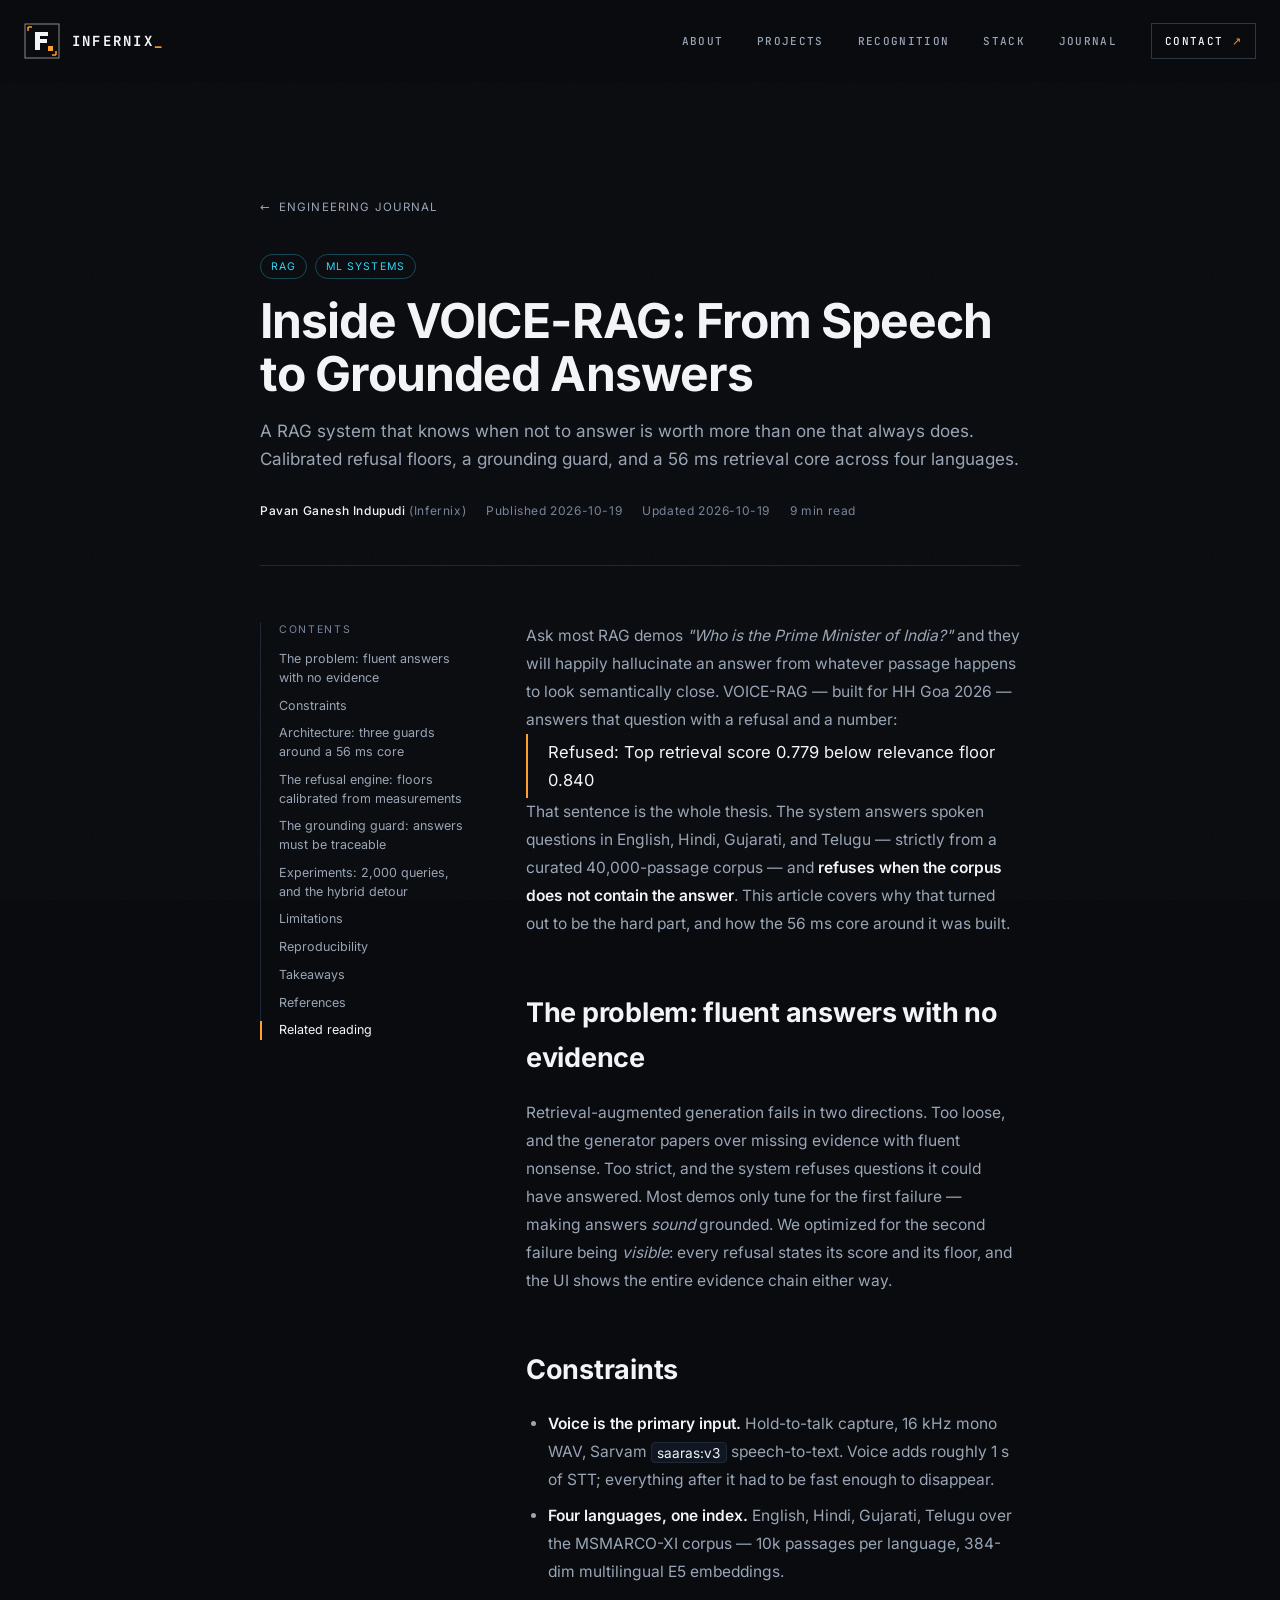
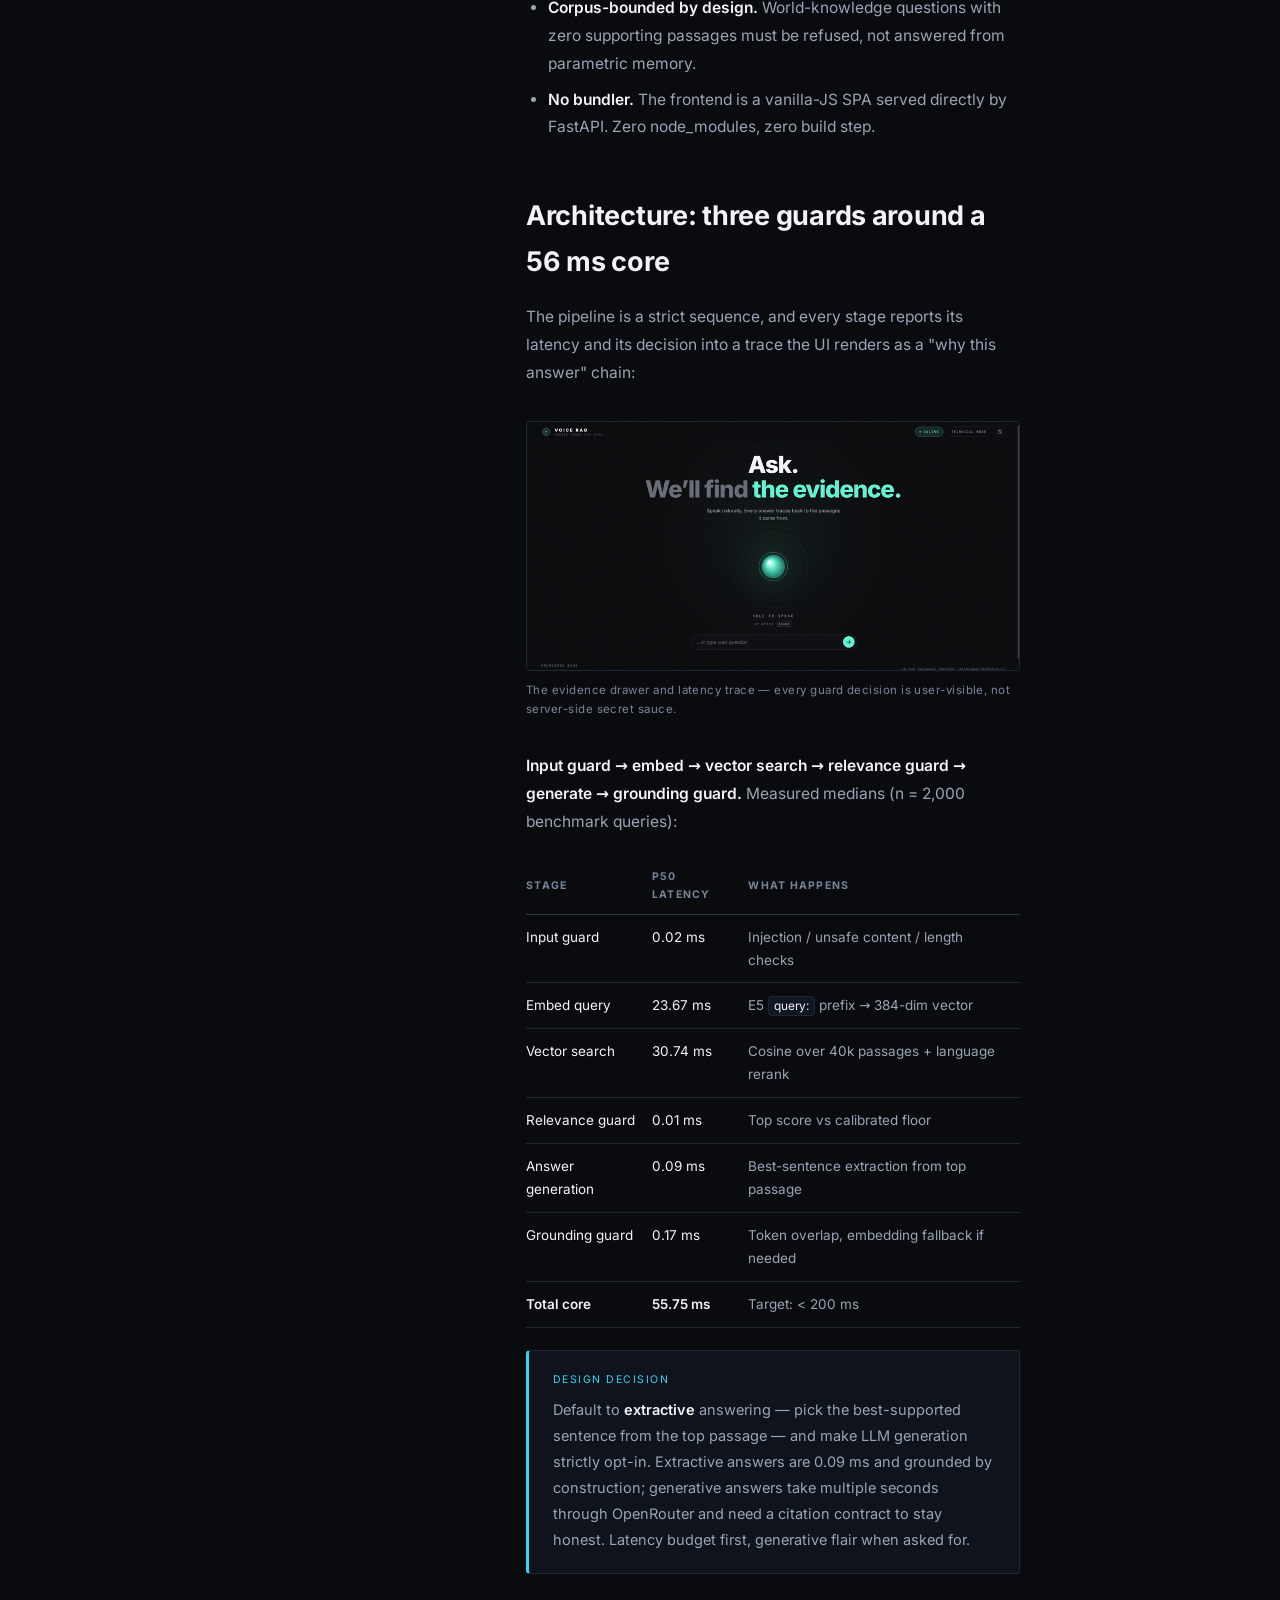
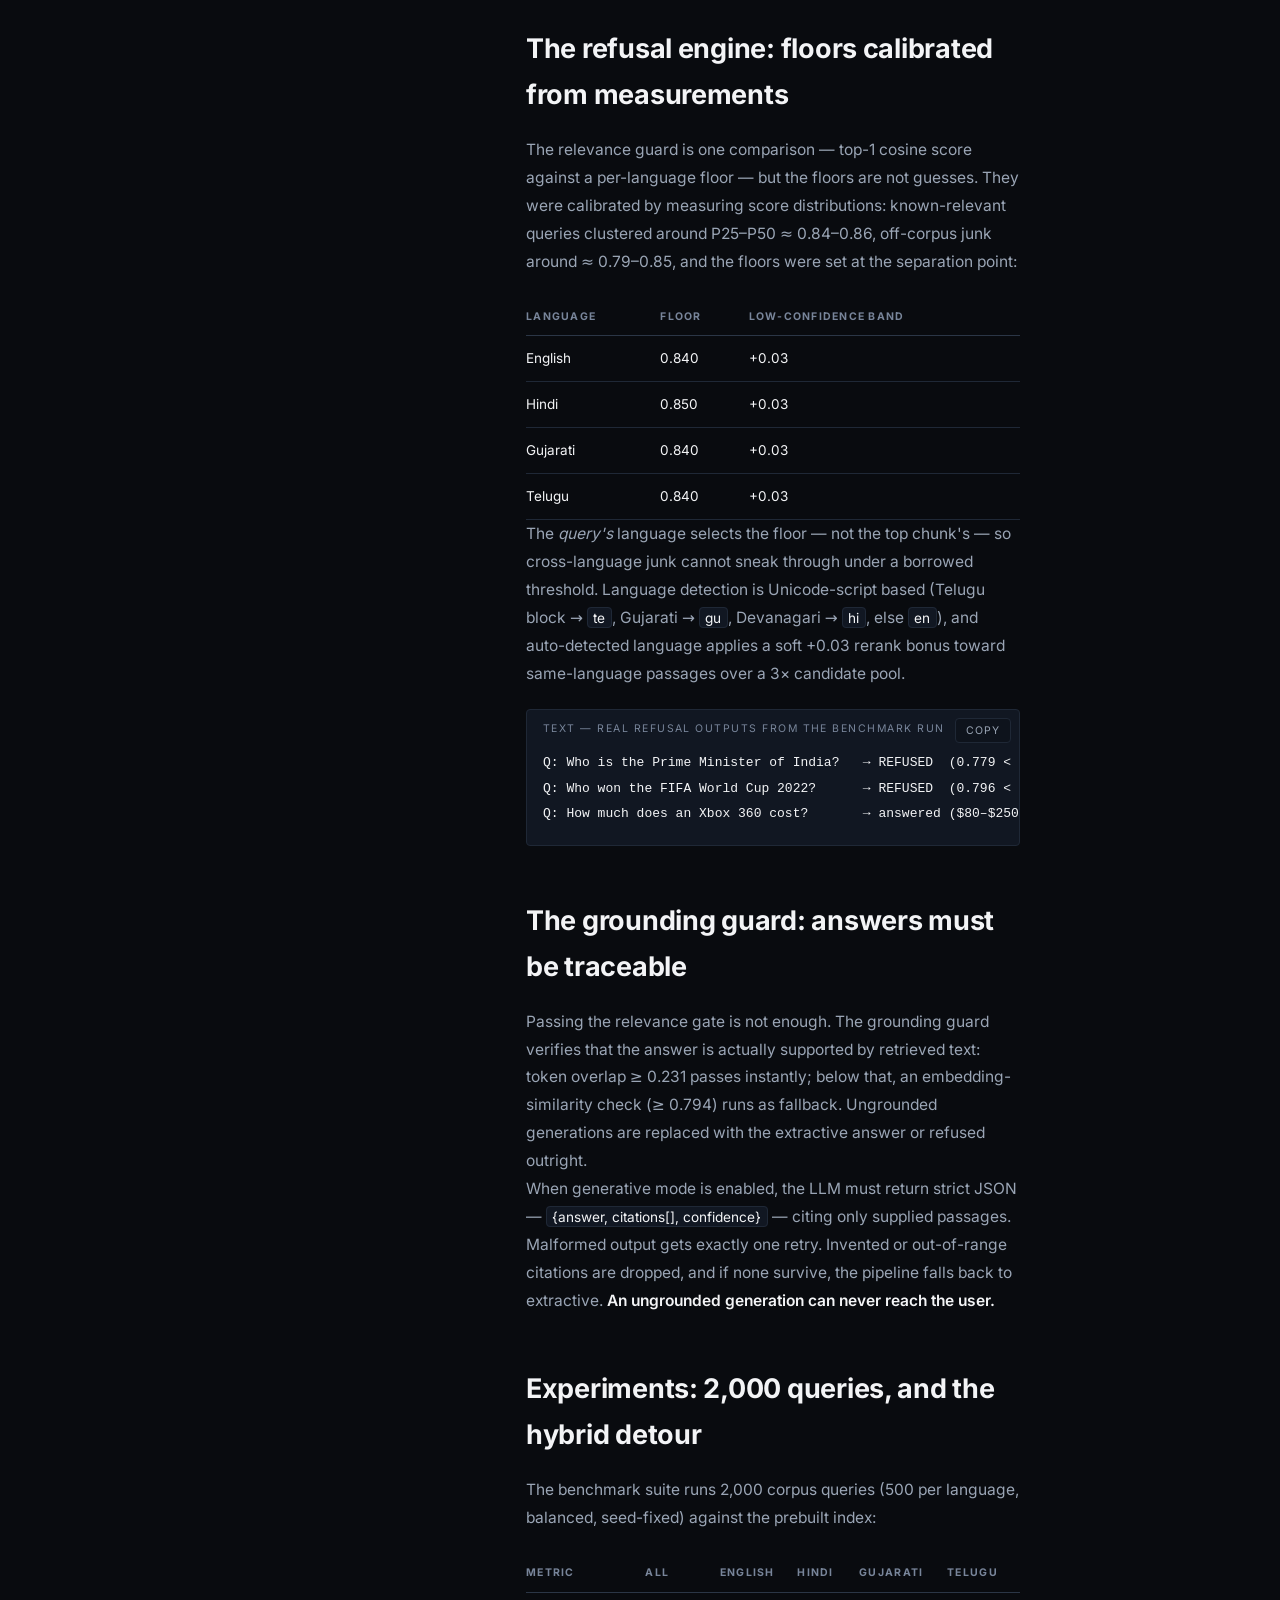
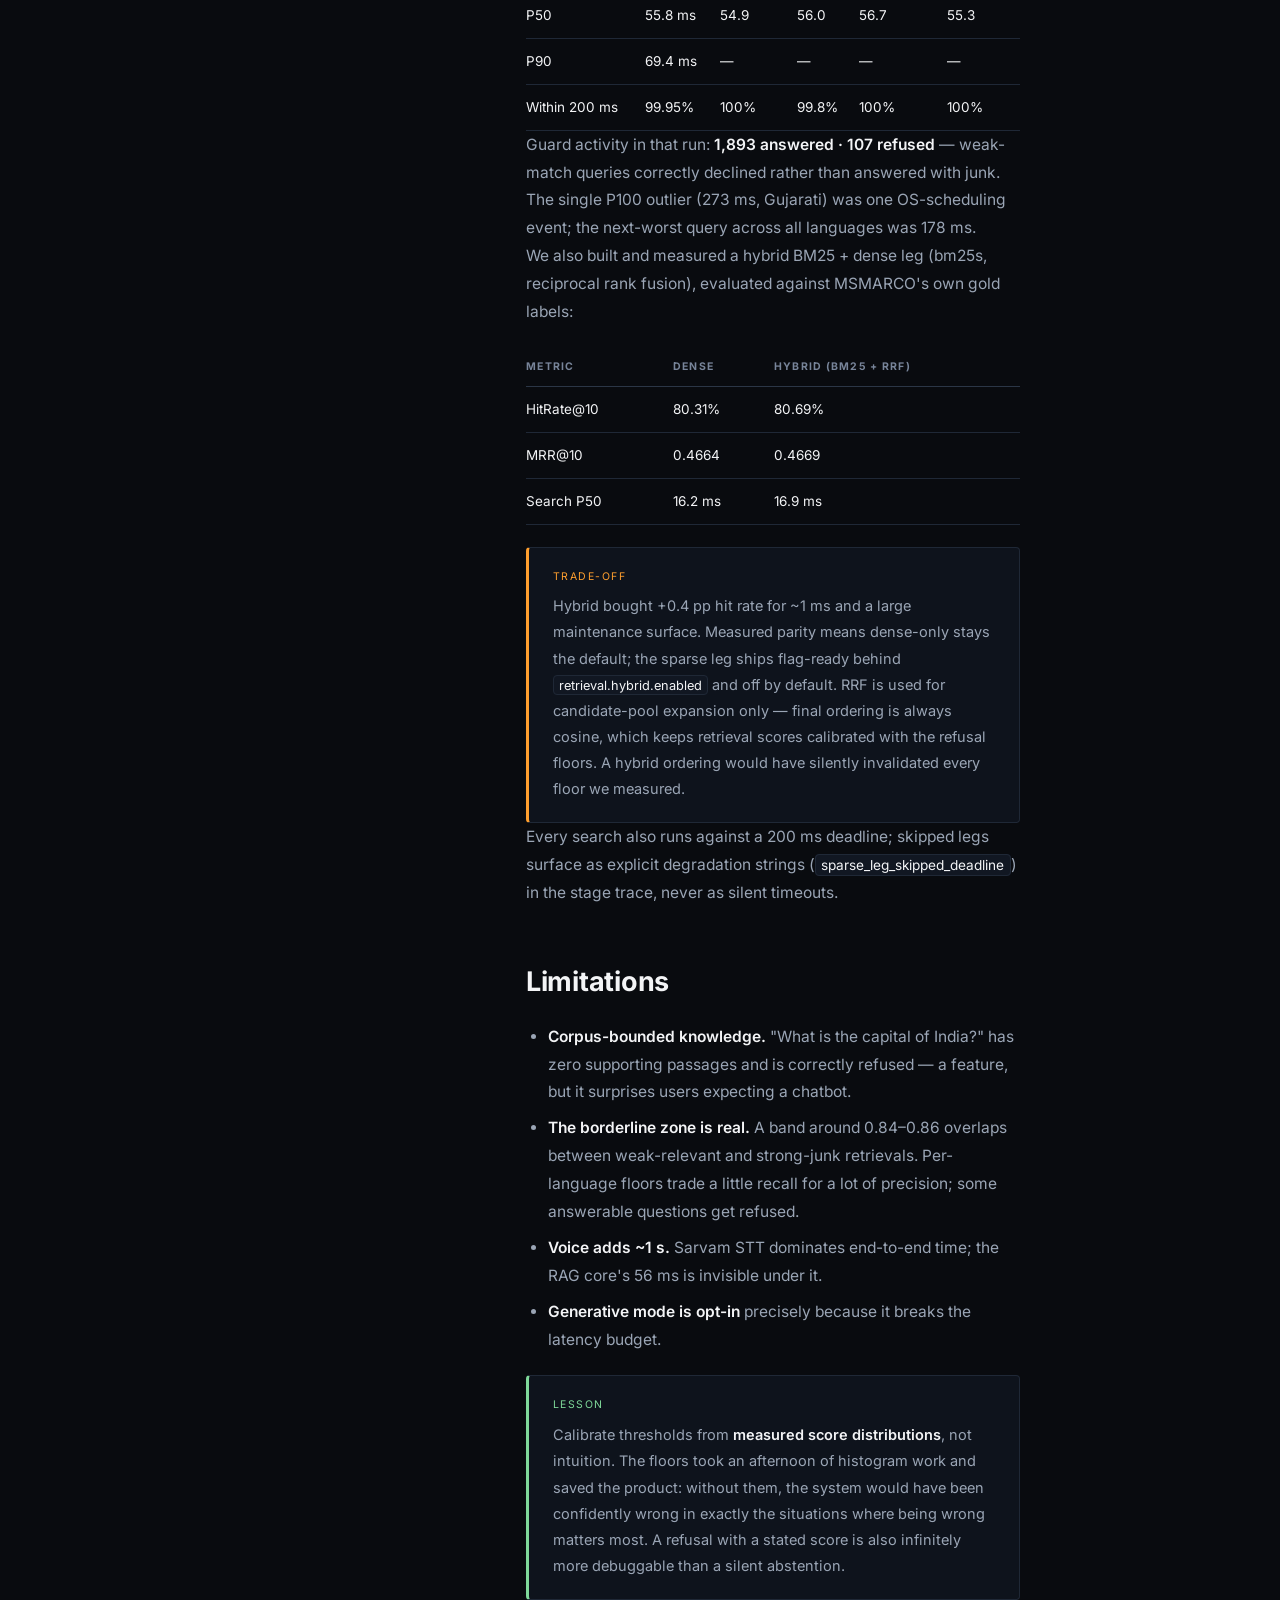
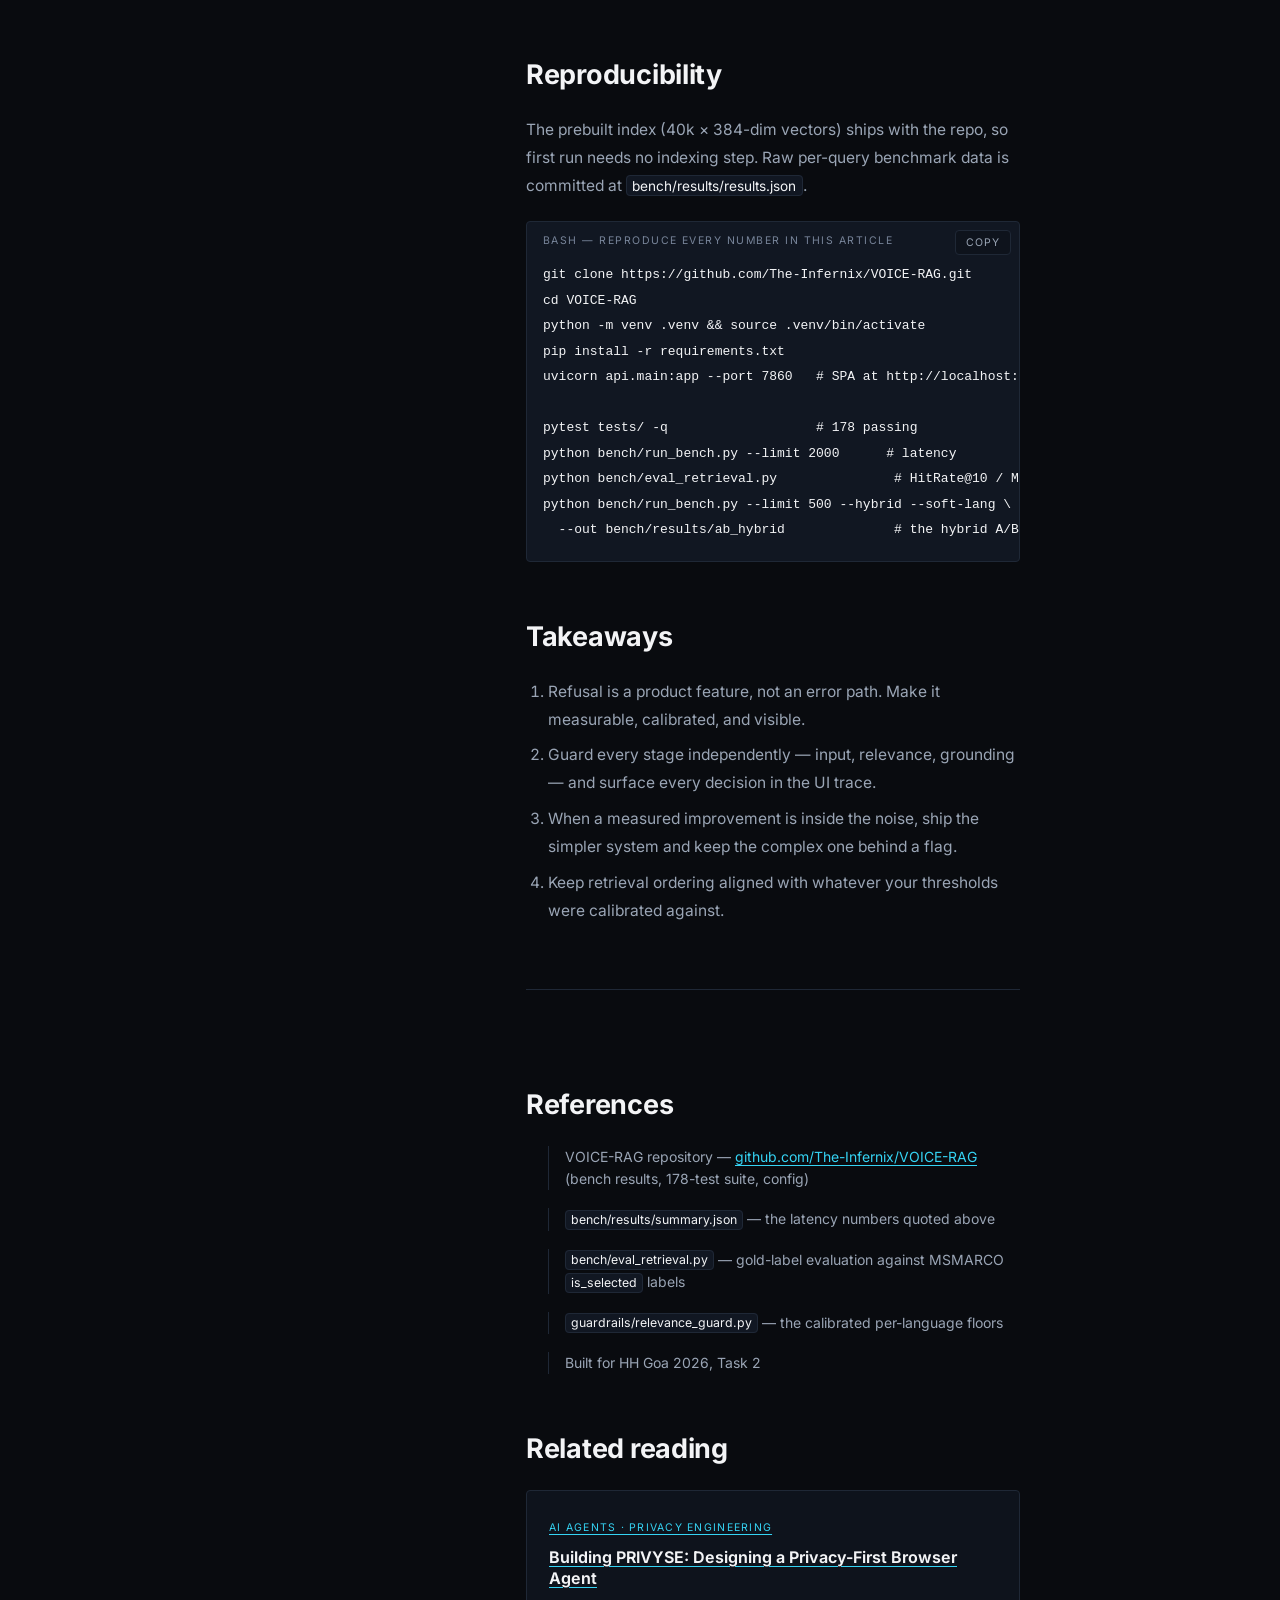
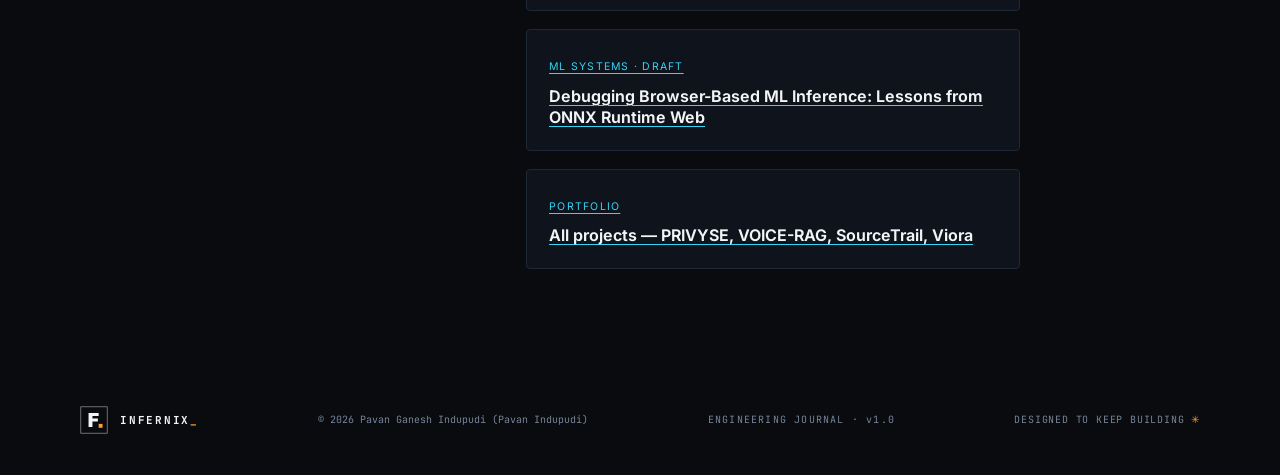
<file: blog/posts/voice-rag-speech-to-grounded-answers.html>
<!doctype html>
<html lang="en">
<head>
  <meta charset="utf-8">
  <meta name="viewport" content="width=device-width, initial-scale=1">
  <meta name="theme-color" content="#090b0f">
  <meta name="color-scheme" content="dark">
  <title>Inside VOICE-RAG: From Speech to Grounded Answers | Infernix Engineering Journal</title>
  <meta name="description" content="How VOICE-RAG builds a multilingual voice RAG system that refuses off-corpus questions: calibrated per-language relevance floors, a grounding guard, and a 56 ms retrieval core.">
  <meta name="author" content="Pavan Ganesh Indupudi">
  <meta name="robots" content="index, follow, max-image-preview:large">
  <link rel="canonical" href="https://the-infernix.github.io/blog/posts/voice-rag-speech-to-grounded-answers.html">
  <link rel="icon" href="../../assets/favicon.svg" type="image/svg+xml">
  <link rel="stylesheet" href="../../styles.css">
  <link rel="stylesheet" href="../blog.css">
  <link rel="preload" href="../../assets/fonts/space-grotesk-var.woff2" as="font" type="font/woff2" crossorigin>
  <link rel="preload" href="../../assets/fonts/inter-var.woff2" as="font" type="font/woff2" crossorigin>
  <link rel="preload" href="../../assets/fonts/jetbrains-mono-var.woff2" as="font" type="font/woff2" crossorigin>
  <meta property="og:type" content="article">
  <meta property="og:site_name" content="Infernix">
  <meta property="og:title" content="Inside VOICE-RAG: From Speech to Grounded Answers">
  <meta property="og:description" content="Calibrated refusal floors, a grounding guard, and a 56 ms multilingual retrieval core — a RAG system that knows when not to answer.">
  <meta property="og:url" content="https://the-infernix.github.io/blog/posts/voice-rag-speech-to-grounded-answers.html">
  <meta property="og:image" content="https://the-infernix.github.io/assets/og/voice-rag-grounded-answers.png">
  <meta property="og:image:width" content="1200">
  <meta property="og:image:height" content="630">
  <meta property="og:image:type" content="image/png">
  <meta property="og:image:alt" content="Voice RAG: From Spoken Question to Grounded Answer — Infernix Engineering Journal">
  <meta name="twitter:card" content="summary_large_image">
  <meta name="twitter:title" content="Inside VOICE-RAG: From Speech to Grounded Answers">
  <meta name="twitter:description" content="Calibrated refusal floors, a grounding guard, and a 56 ms multilingual retrieval core — a RAG system that knows when not to answer.">
  <meta name="twitter:image" content="https://the-infernix.github.io/assets/og/voice-rag-grounded-answers.png">
  <script>document.documentElement.classList.add("js");</script>
  <script type="application/ld+json">
  {
    "@context": "https://schema.org",
    "@type": "BlogPosting",
    "headline": "Inside VOICE-RAG: From Speech to Grounded Answers",
    "description": "How VOICE-RAG builds a multilingual voice RAG system that refuses off-corpus questions: calibrated per-language relevance floors, a grounding guard, and a 56 ms retrieval core.",
    "datePublished": "2026-10-19",
    "dateModified": "2026-10-19",
    "author": {
      "@type": "Person",
      "name": "Pavan Ganesh Indupudi",
      "alternateName": ["Infernix", "Pavan Indupudi"],
      "url": "https://the-infernix.github.io/"
    },
    "publisher": { "@id": "https://the-infernix.github.io/#person" },
    "mainEntityOfPage": {
      "@type": "WebPage",
      "@id": "https://the-infernix.github.io/blog/posts/voice-rag-speech-to-grounded-answers.html"
    },
    "image": "https://the-infernix.github.io/assets/og/voice-rag-grounded-answers.png",
    "keywords": ["RAG", "retrieval-augmented generation", "voice interfaces", "multilingual ML", "guardrails"]
  }
  </script>
</head>
<body>
  <a class="skip-link" href="#main">Skip to content</a>
  <div class="scanlines" aria-hidden="true"></div>

  <header class="site-header" id="site-header">
    <div class="header-inner">
      <a class="brand" href="../../" aria-label="Infernix home — Pavan Ganesh Indupudi">
        <svg class="brand-logo" viewBox="0 0 36 36" width="36" height="36" aria-hidden="true" focusable="false">
          <rect x="1" y="1" width="34" height="34" fill="none" stroke="currentColor" stroke-width="1" opacity=".55"/>
          <path d="M11 9h13v4h-8v3h7v4h-7v7h-5z" fill="currentColor"/>
          <rect x="24" y="23" width="5" height="5" fill="#ff9f2e"/>
          <path d="M4 4h4M4 4v4M32 32h-4M32 32v-4" stroke="#ff9f2e" stroke-width="1.5" fill="none"/>
        </svg>
        <span class="brand-name">INFERNIX<span class="brand-cursor" aria-hidden="true">_</span></span>
      </a>
      <button class="menu-toggle" type="button" aria-label="Open navigation" aria-expanded="false" aria-controls="site-nav">
        <span class="menu-bar" aria-hidden="true"></span>
        <span class="menu-bar" aria-hidden="true"></span>
      </button>
      <nav id="site-nav" class="site-nav" aria-label="Main navigation">
        <a href="../../#about">ABOUT</a>
        <a href="../../#work">PROJECTS</a>
        <a href="../../#recognition">RECOGNITION</a>
        <a href="../../#stack">STACK</a>
        <a href="../" aria-current="page">JOURNAL</a>
        <a href="../../#contact" class="nav-contact">CONTACT <span aria-hidden="true">↗</span></a>
      </nav>
    </div>
    <div class="scroll-progress" id="scroll-progress" aria-hidden="true"></div>
  </header>

  <main id="main">
    <header class="article-header article-wrap">
      <a class="back-link" href="../"><span aria-hidden="true">←</span> Engineering Journal</a>
      <div class="card-cats">
        <span class="cat-tag">RAG</span>
        <span class="cat-tag">ML Systems</span>
      </div>
      <h1>Inside VOICE-RAG: From Speech to Grounded Answers</h1>
      <p class="article-subtitle">A RAG system that knows when not to answer is worth more than one that always does. Calibrated refusal floors, a grounding guard, and a 56 ms retrieval core across four languages.</p>
      <div class="article-byline">
        <span><strong>Pavan Ganesh Indupudi</strong> (Infernix)</span>
        <span>Published 2026-10-19</span>
        <span>Updated 2026-10-19</span>
        <span>9 min read</span>
      </div>
    </header>

    <div class="article-wrap article-layout">
      <nav class="toc" id="toc" aria-label="Table of contents">
        <p class="toc-label">CONTENTS</p>
        <ol></ol>
      </nav>

      <article class="prose">
        <p>Ask most RAG demos <em>"Who is the Prime Minister of India?"</em> and they will happily hallucinate an answer from whatever passage happens to look semantically close. VOICE-RAG — built for HH Goa 2026 — answers that question with a refusal and a number:</p>

        <blockquote>Refused: Top retrieval score 0.779 below relevance floor 0.840</blockquote>

        <p>That sentence is the whole thesis. The system answers spoken questions in English, Hindi, Gujarati, and Telugu — strictly from a curated 40,000-passage corpus — and <strong>refuses when the corpus does not contain the answer</strong>. This article covers why that turned out to be the hard part, and how the 56 ms core around it was built.</p>

        <h2 id="problem">The problem: fluent answers with no evidence</h2>
        <p>Retrieval-augmented generation fails in two directions. Too loose, and the generator papers over missing evidence with fluent nonsense. Too strict, and the system refuses questions it could have answered. Most demos only tune for the first failure — making answers <em>sound</em> grounded. We optimized for the second failure being <em>visible</em>: every refusal states its score and its floor, and the UI shows the entire evidence chain either way.</p>

        <h2 id="constraints">Constraints</h2>
        <ul>
          <li><strong>Voice is the primary input.</strong> Hold-to-talk capture, 16 kHz mono WAV, Sarvam <code>saaras:v3</code> speech-to-text. Voice adds roughly 1 s of STT; everything after it had to be fast enough to disappear.</li>
          <li><strong>Four languages, one index.</strong> English, Hindi, Gujarati, Telugu over the MSMARCO-XI corpus — 10k passages per language, 384-dim multilingual E5 embeddings.</li>
          <li><strong>Corpus-bounded by design.</strong> World-knowledge questions with zero supporting passages must be refused, not answered from parametric memory.</li>
          <li><strong>No bundler.</strong> The frontend is a vanilla-JS SPA served directly by FastAPI. Zero node_modules, zero build step.</li>
        </ul>

        <h2 id="architecture">Architecture: three guards around a 56 ms core</h2>
        <p>The pipeline is a strict sequence, and every stage reports its latency and its decision into a trace the UI renders as a "why this answer" chain:</p>

        <figure>
          <img src="../../assets/projects/voice-rag-ui.png" alt="VOICE-RAG interface: a spoken question with evidence drawer, guard decision chain, and per-stage latency breakdown" width="900" height="455" loading="lazy" decoding="async">
          <figcaption>The evidence drawer and latency trace — every guard decision is user-visible, not server-side secret sauce.</figcaption>
        </figure>

        <p><strong>Input guard → embed → vector search → relevance guard → generate → grounding guard.</strong> Measured medians (n = 2,000 benchmark queries):</p>

        <table class="data-table">
          <thead><tr><th>Stage</th><th>P50 latency</th><th>What happens</th></tr></thead>
          <tbody>
            <tr><td>Input guard</td><td class="num">0.02 ms</td><td>Injection / unsafe content / length checks</td></tr>
            <tr><td>Embed query</td><td class="num">23.67 ms</td><td>E5 <code>query:</code> prefix → 384-dim vector</td></tr>
            <tr><td>Vector search</td><td class="num">30.74 ms</td><td>Cosine over 40k passages + language rerank</td></tr>
            <tr><td>Relevance guard</td><td class="num">0.01 ms</td><td>Top score vs calibrated floor</td></tr>
            <tr><td>Answer generation</td><td class="num">0.09 ms</td><td>Best-sentence extraction from top passage</td></tr>
            <tr><td>Grounding guard</td><td class="num">0.17 ms</td><td>Token overlap, embedding fallback if needed</td></tr>
            <tr><td><strong>Total core</strong></td><td class="num"><strong>55.75 ms</strong></td><td>Target: &lt; 200 ms</td></tr>
          </tbody>
        </table>

        <div class="callout decision">
          <span class="callout-label">Design decision</span>
          <p>Default to <strong>extractive</strong> answering — pick the best-supported sentence from the top passage — and make LLM generation strictly opt-in. Extractive answers are 0.09 ms and grounded by construction; generative answers take multiple seconds through OpenRouter and need a citation contract to stay honest. Latency budget first, generative flair when asked for.</p>
        </div>

        <h2 id="refusal-engine">The refusal engine: floors calibrated from measurements</h2>
        <p>The relevance guard is one comparison — top-1 cosine score against a per-language floor — but the floors are not guesses. They were calibrated by measuring score distributions: known-relevant queries clustered around P25–P50 ≈ 0.84–0.86, off-corpus junk around ≈ 0.79–0.85, and the floors were set at the separation point:</p>

        <table class="data-table">
          <thead><tr><th>Language</th><th>Floor</th><th>Low-confidence band</th></tr></thead>
          <tbody>
            <tr><td>English</td><td class="num">0.840</td><td class="num">+0.03</td></tr>
            <tr><td>Hindi</td><td class="num">0.850</td><td class="num">+0.03</td></tr>
            <tr><td>Gujarati</td><td class="num">0.840</td><td class="num">+0.03</td></tr>
            <tr><td>Telugu</td><td class="num">0.840</td><td class="num">+0.03</td></tr>
          </tbody>
        </table>

        <p>The <em>query's</em> language selects the floor — not the top chunk's — so cross-language junk cannot sneak through under a borrowed threshold. Language detection is Unicode-script based (Telugu block → <code>te</code>, Gujarati → <code>gu</code>, Devanagari → <code>hi</code>, else <code>en</code>), and auto-detected language applies a soft +0.03 rerank bonus toward same-language passages over a 3× candidate pool.</p>

        <div class="code-block">
          <span class="code-lang">text — real refusal outputs from the benchmark run</span>
          <pre><code>Q: Who is the Prime Minister of India?   → REFUSED  (0.779 &lt; 0.840)
Q: Who won the FIFA World Cup 2022?      → REFUSED  (0.796 &lt; 0.840)
Q: How much does an Xbox 360 cost?       → answered ($80–$250, conf 0.933)</code></pre>
        </div>

        <h2 id="grounding">The grounding guard: answers must be traceable</h2>
        <p>Passing the relevance gate is not enough. The grounding guard verifies that the answer is actually supported by retrieved text: token overlap ≥ 0.231 passes instantly; below that, an embedding-similarity check (≥ 0.794) runs as fallback. Ungrounded generations are replaced with the extractive answer or refused outright.</p>
        <p>When generative mode is enabled, the LLM must return strict JSON — <code>{answer, citations[], confidence}</code> — citing only supplied passages. Malformed output gets exactly one retry. Invented or out-of-range citations are dropped, and if none survive, the pipeline falls back to extractive. <strong>An ungrounded generation can never reach the user.</strong></p>

        <h2 id="experiments">Experiments: 2,000 queries, and the hybrid detour</h2>
        <p>The benchmark suite runs 2,000 corpus queries (500 per language, balanced, seed-fixed) against the prebuilt index:</p>

        <table class="data-table">
          <thead><tr><th>Metric</th><th>All</th><th>English</th><th>Hindi</th><th>Gujarati</th><th>Telugu</th></tr></thead>
          <tbody>
            <tr><td>P50</td><td class="num">55.8 ms</td><td class="num">54.9</td><td class="num">56.0</td><td class="num">56.7</td><td class="num">55.3</td></tr>
            <tr><td>P90</td><td class="num">69.4 ms</td><td class="num">—</td><td class="num">—</td><td class="num">—</td><td class="num">—</td></tr>
            <tr><td>Within 200 ms</td><td class="num">99.95%</td><td class="num">100%</td><td class="num">99.8%</td><td class="num">100%</td><td class="num">100%</td></tr>
          </tbody>
        </table>

        <p>Guard activity in that run: <strong>1,893 answered · 107 refused</strong> — weak-match queries correctly declined rather than answered with junk. The single P100 outlier (273 ms, Gujarati) was one OS-scheduling event; the next-worst query across all languages was 178 ms.</p>

        <p>We also built and measured a hybrid BM25 + dense leg (bm25s, reciprocal rank fusion), evaluated against MSMARCO's own gold labels:</p>

        <table class="data-table">
          <thead><tr><th>Metric</th><th>Dense</th><th>Hybrid (BM25 + RRF)</th></tr></thead>
          <tbody>
            <tr><td>HitRate@10</td><td class="num">80.31%</td><td class="num">80.69%</td></tr>
            <tr><td>MRR@10</td><td class="num">0.4664</td><td class="num">0.4669</td></tr>
            <tr><td>Search P50</td><td class="num">16.2 ms</td><td class="num">16.9 ms</td></tr>
          </tbody>
        </table>

        <div class="callout tradeoff">
          <span class="callout-label">Trade-off</span>
          <p>Hybrid bought +0.4 pp hit rate for ~1 ms and a large maintenance surface. Measured parity means dense-only stays the default; the sparse leg ships flag-ready behind <code>retrieval.hybrid.enabled</code> and off by default. RRF is used for candidate-pool expansion only — final ordering is always cosine, which keeps retrieval scores calibrated with the refusal floors. A hybrid ordering would have silently invalidated every floor we measured.</p>
        </div>

        <p>Every search also runs against a 200 ms deadline; skipped legs surface as explicit degradation strings (<code>sparse_leg_skipped_deadline</code>) in the stage trace, never as silent timeouts.</p>

        <h2 id="limitations">Limitations</h2>
        <ul>
          <li><strong>Corpus-bounded knowledge.</strong> "What is the capital of India?" has zero supporting passages and is correctly refused — a feature, but it surprises users expecting a chatbot.</li>
          <li><strong>The borderline zone is real.</strong> A band around 0.84–0.86 overlaps between weak-relevant and strong-junk retrievals. Per-language floors trade a little recall for a lot of precision; some answerable questions get refused.</li>
          <li><strong>Voice adds ~1 s.</strong> Sarvam STT dominates end-to-end time; the RAG core's 56 ms is invisible under it.</li>
          <li><strong>Generative mode is opt-in</strong> precisely because it breaks the latency budget.</li>
        </ul>

        <div class="callout lesson">
          <span class="callout-label">Lesson</span>
          <p>Calibrate thresholds from <strong>measured score distributions</strong>, not intuition. The floors took an afternoon of histogram work and saved the product: without them, the system would have been confidently wrong in exactly the situations where being wrong matters most. A refusal with a stated score is also infinitely more debuggable than a silent abstention.</p>
        </div>

        <h2 id="reproducibility">Reproducibility</h2>
        <p>The prebuilt index (40k × 384-dim vectors) ships with the repo, so first run needs no indexing step. Raw per-query benchmark data is committed at <code>bench/results/results.json</code>.</p>
        <div class="code-block">
          <span class="code-lang">bash — reproduce every number in this article</span>
          <pre><code>git clone https://github.com/The-Infernix/VOICE-RAG.git
cd VOICE-RAG
python -m venv .venv && source .venv/bin/activate
pip install -r requirements.txt
uvicorn api.main:app --port 7860   # SPA at http://localhost:7860

pytest tests/ -q                   # 178 passing
python bench/run_bench.py --limit 2000      # latency
python bench/eval_retrieval.py               # HitRate@10 / MRR@10 vs gold
python bench/run_bench.py --limit 500 --hybrid --soft-lang \
  --out bench/results/ab_hybrid              # the hybrid A/B above</code></pre>
        </div>

        <h2 id="takeaways">Takeaways</h2>
        <ol>
          <li>Refusal is a product feature, not an error path. Make it measurable, calibrated, and visible.</li>
          <li>Guard every stage independently — input, relevance, grounding — and surface every decision in the UI trace.</li>
          <li>When a measured improvement is inside the noise, ship the simpler system and keep the complex one behind a flag.</li>
          <li>Keep retrieval ordering aligned with whatever your thresholds were calibrated against.</li>
        </ol>

        <div class="article-end">
          <h2 id="references">References</h2>
          <ul class="ref-list">
            <li>VOICE-RAG repository — <a href="https://github.com/The-Infernix/VOICE-RAG" target="_blank" rel="noopener noreferrer">github.com/The-Infernix/VOICE-RAG</a> (bench results, 178-test suite, config)</li>
            <li><code>bench/results/summary.json</code> — the latency numbers quoted above</li>
            <li><code>bench/eval_retrieval.py</code> — gold-label evaluation against MSMARCO <code>is_selected</code> labels</li>
            <li><code>guardrails/relevance_guard.py</code> — the calibrated per-language floors</li>
            <li>Built for HH Goa 2026, Task 2</li>
          </ul>

          <h2 id="related">Related reading</h2>
          <div class="related-grid">
            <a class="related-card" href="./privyse-privacy-first-browser-agent.html">
              <span class="rc-cat">AI Agents · Privacy Engineering</span>
              <span class="rc-title">Building PRIVYSE: Designing a Privacy-First Browser Agent</span>
            </a>
            <a class="related-card" href="./debugging-browser-ml-inference-onnx.html">
              <span class="rc-cat">ML Systems · Draft</span>
              <span class="rc-title">Debugging Browser-Based ML Inference: Lessons from ONNX Runtime Web</span>
            </a>
            <a class="related-card" href="../../#work">
              <span class="rc-cat">Portfolio</span>
              <span class="rc-title">All projects — PRIVYSE, VOICE-RAG, SourceTrail, Viora</span>
            </a>
          </div>
        </div>
      </article>
    </div>
  </main>

  <footer class="site-footer section-wrap">
    <a class="brand footer-brand" href="../../" aria-label="Back to portfolio home">
      <svg class="brand-logo" viewBox="0 0 36 36" width="28" height="28" aria-hidden="true" focusable="false">
        <rect x="1" y="1" width="34" height="34" fill="none" stroke="currentColor" stroke-width="1" opacity=".55"/>
        <path d="M11 9h13v4h-8v3h7v4h-7v7h-5z" fill="currentColor"/>
        <rect x="24" y="23" width="5" height="5" fill="#ff9f2e"/>
      </svg>
      <span class="brand-name">INFERNIX<span class="brand-cursor" aria-hidden="true">_</span></span>
    </a>
    <span>© <span id="year">2026</span> Pavan Ganesh Indupudi (Pavan Indupudi)</span>
    <span class="footer-system">ENGINEERING JOURNAL · v1.0</span>
    <span class="footer-note">DESIGNED TO KEEP BUILDING <span class="accent" aria-hidden="true">✳</span></span>
  </footer>

  <script src="../../script.js" defer></script>
  <script src="../blog.js" defer></script>
</body>
</html>
</file>
<file: styles.css>
/* ==========================================================================
   Infernix — Pavan Ganesh Indupudi
   Premium AI research & engineering portfolio. Static, dependency-free.

   Structure: @font-face → design tokens → base → header → hero → sections →
   project showcase → achievements → stack → contact → footer → motion →
   responsive. Reveals only apply under .js (added inline in <head>), so all
   content stays visible without JavaScript. All motion is guarded by
   prefers-reduced-motion.
   ========================================================================== */

/* ------------------------------------------------------------- webfonts */

@font-face {
  font-family: "Space Grotesk";
  src: url("./assets/fonts/space-grotesk-var.woff2") format("woff2");
  font-weight: 300 700;
  font-display: swap;
}
@font-face {
  font-family: "Inter";
  src: url("./assets/fonts/inter-var.woff2") format("woff2");
  font-weight: 100 900;
  font-display: swap;
}
@font-face {
  font-family: "JetBrains Mono";
  src: url("./assets/fonts/jetbrains-mono-var.woff2") format("woff2");
  font-weight: 100 800;
  font-display: swap;
}

/* --------------------------------------------------------- design tokens */

:root {
  --bg: #090b0f;
  --bg-raise: #0e131c;
  --panel: #111722;
  --panel-2: #171f2b;
  --line: #1f2836;
  --line-strong: #2b3646;
  --text: #f3f4f6;
  --muted: #9aa5b5;
  --dim: #78859a;
  --accent: #ff9f2e;
  --accent-bright: #ffb55e;
  --cyan: #35d4f4;
  --font: "Inter", "Segoe UI", ui-sans-serif, system-ui, -apple-system, BlinkMacSystemFont, sans-serif;
  --display: "Space Grotesk", "Segoe UI", ui-sans-serif, system-ui, sans-serif;
  --mono: "JetBrains Mono", "Cascadia Code", "SFMono-Regular", Consolas, monospace;
  --header-h: 82px;
}

*, *::before, *::after { box-sizing: border-box; }

html {
  scroll-behavior: smooth;
  scroll-padding-top: calc(var(--header-h) + 12px);
}

body {
  margin: 0;
  background: var(--bg);
  color: var(--text);
  font-family: var(--font);
  font-size: 15px;
  line-height: 1.7;
  -webkit-font-smoothing: antialiased;
}

/* static grain — material depth without gradients or glow */
body::before {
  content: "";
  position: fixed;
  inset: 0;
  z-index: -1;
  pointer-events: none;
  opacity: .035;
  background-image: url("data:image/svg+xml,%3Csvg xmlns='http://www.w3.org/2000/svg' width='140' height='140'%3E%3Cfilter id='n'%3E%3CfeTurbulence type='fractalNoise' baseFrequency='.85' numOctaves='2'/%3E%3C/filter%3E%3Crect width='140' height='140' filter='url(%23n)'/%3E%3C/svg%3E");
}

img, svg { display: block; max-width: 100%; }
a { color: inherit; text-decoration: none; }
button, a { -webkit-tap-highlight-color: transparent; }

a:focus-visible,
button:focus-visible { outline: 2px solid var(--accent); outline-offset: 4px; }

::selection { background: var(--accent); color: #111; }

/* --------------------------------------------------------------- utility */

.section-wrap { width: min(1120px, calc(100% - 48px)); margin-inline: auto; }
.accent { color: var(--accent); }
.cyan { color: var(--cyan); }
.dim { color: var(--dim); }

.skip-link {
  position: absolute;
  left: -9999px;
  top: 10px;
  background: var(--accent);
  color: #111;
  padding: 8px 12px;
  z-index: 100;
  font: 700 12px var(--mono);
}
.skip-link:focus { left: 10px; }

.scanlines {
  position: fixed;
  inset: 0;
  pointer-events: none;
  z-index: 5;
  opacity: .07;
  background: repeating-linear-gradient(to bottom, transparent 0 3px, rgba(255, 255, 255, .04) 4px);
}

/* ---------------------------------------------------------------- header */

.site-header {
  position: sticky;
  top: 0;
  z-index: 40;
  background: var(--bg);
  border-bottom: 1px solid transparent;
  transition: border-color .25s ease;
}

.site-header.is-stuck { border-bottom-color: var(--line); }

.scroll-progress {
  position: absolute;
  left: 0;
  bottom: -1px;
  height: 2px;
  width: 100%;
  background: var(--cyan);
  transform: scaleX(0);
  transform-origin: left;
  will-change: transform;
}

.header-inner {
  width: min(1240px, calc(100% - 48px));
  height: var(--header-h);
  margin-inline: auto;
  display: flex;
  align-items: center;
  justify-content: space-between;
  gap: 20px;
}

.brand { display: inline-flex; align-items: center; gap: 12px; color: var(--text); }
.brand-logo { color: var(--text); flex: none; transition: color .2s ease; }
.brand:hover .brand-logo { color: var(--accent); }
.brand-name { font: 700 14px var(--mono); letter-spacing: .16em; }
.brand-cursor { color: var(--accent); animation: blink 1.1s steps(2, start) infinite; }

.site-nav {
  display: flex;
  gap: 34px;
  align-items: center;
  font: 500 11px var(--mono);
  letter-spacing: .12em;
  color: var(--muted);
}

.site-nav a { position: relative; padding: 6px 0; transition: color .2s ease; }

.site-nav a::after {
  content: "";
  position: absolute;
  left: 0;
  bottom: 0;
  height: 1px;
  width: 100%;
  background: var(--accent);
  transform: scaleX(0);
  transform-origin: left;
  transition: transform .25s ease;
}

.site-nav a:hover { color: var(--text); }
.site-nav a:hover::after,
.site-nav a:focus-visible::after { transform: scaleX(1); }
.site-nav a[aria-current="true"] { color: var(--accent); }
.site-nav a[aria-current="true"]::after { transform: scaleX(1); }

.nav-contact {
  color: var(--text);
  border: 1px solid var(--line-strong);
  padding: 10px 13px !important;
  transition: border-color .2s ease;
}
.nav-contact::after { display: none; }
.nav-contact span { color: var(--accent); }
.nav-contact:hover { border-color: var(--accent); }

.menu-toggle {
  display: none;
  background: none;
  border: 1px solid var(--line);
  padding: 11px 10px;
  cursor: pointer;
}
.menu-bar {
  display: block;
  width: 22px;
  height: 1.5px;
  background: var(--text);
  margin: 5px 0;
  transition: transform .25s ease;
}
.menu-toggle[aria-expanded="true"] .menu-bar:first-child { transform: translateY(3.25px) rotate(45deg); }
.menu-toggle[aria-expanded="true"] .menu-bar:last-child { transform: translateY(-3.25px) rotate(-45deg); }

/* ------------------------------------------------------------------ hero */

.hero {
  min-height: 670px;
  padding-top: 90px;
  padding-bottom: 35px;
  display: grid;
  grid-template-columns: 1.08fr .92fr;
  position: relative;
  align-items: center;
  column-gap: 32px;
}

.hero-copy { position: relative; z-index: 2; padding-bottom: 45px; min-width: 0; }

.eyebrow,
.meta-label,
.section-index,
.project-number,
.project-status,
.stack-label,
.hero-bottom,
.art-tag,
.art-coord {
  font: 500 10px var(--mono);
  letter-spacing: .13em;
  color: var(--muted);
}

.eyebrow { display: flex; align-items: center; gap: 10px; margin: 0; }

.status-dot {
  width: 7px;
  height: 7px;
  border-radius: 50%;
  background: var(--cyan);
  box-shadow: 0 0 10px rgba(53, 212, 244, .55);
}

.eyebrow-line { width: 38px; height: 1px; background: var(--line-strong); }

.hero-identity {
  margin: 30px 0 0;
  font: 700 12px var(--mono);
  letter-spacing: .22em;
  color: var(--text);
}

.hero h1 {
  font-family: var(--display);
  font-size: clamp(40px, 5.6vw, 68px);
  line-height: 1.05;
  letter-spacing: -.04em;
  font-weight: 700;
  margin: 20px 0 24px;
}

.outline-text { color: transparent; -webkit-text-stroke: 1px #5d6a7c; }

.hero-intro { max-width: 530px; font-size: 16px; line-height: 1.85; color: var(--muted); margin: 0; }
.hero-intro strong { color: var(--text); font-weight: 600; }

.hero-actions,
.contact-actions { display: flex; gap: 12px; flex-wrap: wrap; margin-top: 30px; }

.button {
  min-height: 46px;
  padding: 0 17px;
  display: inline-flex;
  align-items: center;
  justify-content: center;
  gap: 20px;
  font: 500 11px var(--mono);
  letter-spacing: .04em;
  border: 1px solid var(--line-strong);
  transition: transform .2s ease, border-color .2s ease, background .2s ease;
}
.button:hover { transform: translateY(-2px); border-color: var(--accent); }
.button span { font-size: 16px; }
.button-primary { color: #14100b; background: var(--accent); border-color: var(--accent); font-weight: 700; }
.button-primary:hover { background: var(--accent-bright); border-color: var(--accent-bright); }
.button-ghost { background: var(--bg-raise); color: var(--text); }

.hero-meta { display: flex; gap: 42px; margin-top: 50px; }
.hero-meta div { display: grid; gap: 5px; min-width: 0; }
.meta-label { color: var(--dim); font-size: 9px; }
.hero-meta div > span:last-child { font-size: 12px; color: var(--muted); }

/* hero centerpiece — system schematic with draw-in orbits */

.hero-art {
  height: 420px;
  position: relative;
  display: grid;
  place-items: center;
  margin-left: -20px;
  overflow: hidden;
}

.art-grid {
  position: absolute;
  inset: 0;
  background-image:
    linear-gradient(rgba(154, 165, 181, .055) 1px, transparent 1px),
    linear-gradient(90deg, rgba(154, 165, 181, .055) 1px, transparent 1px);
  background-size: 44px 44px;
  mask-image: radial-gradient(ellipse at center, #000 30%, transparent 78%);
  -webkit-mask-image: radial-gradient(ellipse at center, #000 30%, transparent 78%);
}

.hero-orbits {
  position: absolute;
  width: min(100%, 430px);
  height: auto;
  overflow: visible;
}

.hero-orbits ellipse { fill: none; stroke-width: 1; }
.hero-orbits .o1 { stroke: rgba(255, 159, 46, .4); transform: rotate(-24deg); transform-origin: 200px 200px; }
.hero-orbits .o2 { stroke: rgba(53, 212, 244, .32); transform: rotate(52deg); transform-origin: 200px 200px; }

.core {
  width: 200px;
  height: 200px;
  display: flex;
  flex-direction: column;
  align-items: center;
  justify-content: center;
  background: radial-gradient(circle, var(--panel-2), var(--bg) 70%);
  border: 1px solid var(--line-strong);
  transform: rotate(-8deg);
  position: relative;
}
.core::before,
.core::after {
  content: "";
  position: absolute;
  width: 14px;
  height: 14px;
  border-color: var(--accent);
  border-style: solid;
}
.core::before { top: -5px; left: -5px; border-width: 1px 0 0 1px; }
.core::after { bottom: -5px; right: -5px; border-width: 0 1px 1px 0; }

.core-symbol { font: 700 86px/.9 var(--mono); letter-spacing: -.12em; padding-right: 10px; color: var(--text); }
.core-symbol span { color: var(--accent); }
.core-label { font: 500 9px var(--mono); letter-spacing: .25em; margin-top: 18px; color: var(--muted); }
.core-label span { color: var(--accent); margin-left: 6px; }

.art-tag {
  position: absolute;
  padding: 7px 9px;
  border: 1px solid var(--line);
  background: var(--bg);
  font-size: 9px;
}
.tag-top { top: 47px; right: 0; color: var(--cyan); }
.tag-bottom { bottom: 55px; left: 0; color: var(--accent); }
.art-coord { position: absolute; right: 5px; bottom: 0; font-size: 9px; line-height: 1.8; color: var(--dim); }
.art-cross { position: absolute; color: var(--accent); font: 18px var(--mono); }
.cross-one { left: 15%; top: 22%; }
.cross-two { right: 18%; bottom: 20%; color: var(--cyan); }

.hero-bottom {
  position: absolute;
  left: 0;
  right: 0;
  bottom: 0;
  display: flex;
  align-items: center;
  gap: 15px;
  font-size: 9px;
  color: var(--dim);
}
.scroll-line { width: 68px; height: 1px; background: var(--line-strong); }
.hero-bottom span:last-child { margin-left: auto; }

/* -------------------------------------------------------------- sections */

.section-block { padding-top: 112px; }

.section-heading { display: flex; align-items: center; gap: 17px; margin-bottom: 36px; }
.section-index { color: var(--accent); }

.section-heading h2 {
  font-family: var(--display);
  margin: 0;
  font-size: clamp(26px, 3vw, 36px);
  letter-spacing: -.03em;
  line-height: 1.2;
  font-weight: 700;
}

.heading-rule {
  height: 1px;
  flex: 1;
  background: linear-gradient(90deg, var(--line-strong), transparent);
  margin-left: 8px;
}

.big-copy {
  font-family: var(--display);
  font-size: clamp(26px, 3.4vw, 38px);
  line-height: 1.3;
  letter-spacing: -.03em;
  font-weight: 700;
  margin: 0;
}

.section-description {
  max-width: 600px;
  color: var(--muted);
  font-size: 14px;
  margin: -15px 0 34px;
}

/* datasheet rows (about spec + skills) */

.spec { border-top: 1px solid var(--line); margin-top: 28px; }
.spec-row {
  display: grid;
  grid-template-columns: 130px 1fr;
  gap: 16px;
  padding: 11px 0;
  border-bottom: 1px solid var(--line);
  align-items: baseline;
}
.spec-key { font: 500 10px var(--mono); letter-spacing: .14em; color: var(--dim); }
.spec-val { font-size: 13.5px; color: var(--text); }

/* about */

.about-grid { display: grid; grid-template-columns: .9fr 1.1fr; gap: 60px; min-width: 0; }
.about-body { color: var(--muted); font-size: 14.5px; min-width: 0; }
.about-body p { margin: 0 0 18px; }

.terminal-note {
  margin-top: 26px;
  padding: 15px;
  border: 1px solid var(--line);
  background: var(--bg-raise);
  font: 400 11px/1.8 var(--mono);
  overflow-wrap: anywhere;
}
.terminal-prompt { color: var(--cyan); }
.typing-cursor { color: var(--accent); animation: blink .9s steps(2, start) infinite; }
.terminal-response { color: var(--muted); }

/* ----------------------------------------------------- project showcase */

.flow {
  display: flex;
  flex-wrap: wrap;
  align-items: stretch;
  gap: 0;
  margin: 4px 0;
}

.flow-step {
  position: relative;
  flex: 1 1 110px;
  min-width: 0;
  padding: 10px 8px;
  border: 1px solid var(--line);
  background: var(--bg-raise);
  font: 500 9.5px/1.5 var(--mono);
  letter-spacing: .08em;
  text-align: center;
  color: var(--muted);
  text-transform: uppercase;
}
.flow-step b { display: block; color: var(--text); font-weight: 700; letter-spacing: .1em; }
.flow-step + .flow-step { margin-left: 22px; }
.flow-step + .flow-step::before {
  content: "→";
  position: absolute;
  left: -18px;
  top: 50%;
  transform: translateY(-50%);
  color: var(--dim);
  font-size: 13px;
}
.flow-step.is-key { border-color: rgba(53, 212, 244, .5); }
.flow-step.is-key b { color: var(--cyan); }
.flow-step.is-warm { border-color: rgba(255, 159, 46, .45); }
.flow-step.is-warm b { color: var(--accent); }

.evidence-chips { display: flex; flex-wrap: wrap; gap: 7px; margin: 16px 0 4px; }
.evidence-chips span {
  font: 500 10px var(--mono);
  letter-spacing: .04em;
  color: var(--cyan);
  border: 1px solid rgba(53, 212, 244, .35);
  background: rgba(53, 212, 244, .05);
  padding: 5px 8px;
}

.tag-list { display: flex; gap: 7px; flex-wrap: wrap; margin: 16px 0 20px; }
.tag-list span {
  border: 1px solid var(--line);
  color: var(--muted);
  font: 400 10px var(--mono);
  padding: 6px 8px;
}

.shot {
  border: 1px solid var(--line);
  background: var(--bg-raise);
  padding: 6px;
  overflow: hidden;
}
.shot img { width: 100%; height: auto; }
.shot figcaption {
  font: 400 9px var(--mono);
  letter-spacing: .1em;
  color: var(--dim);
  padding: 8px 4px 2px;
  text-transform: uppercase;
}

.project-link {
  display: inline-flex;
  gap: 10px;
  align-items: center;
  color: var(--text);
  font: 500 10.5px var(--mono);
  border-bottom: 1px solid var(--line-strong);
  padding-bottom: 4px;
  align-self: flex-start;
  transition: border-color .2s ease;
}
.project-link span { color: var(--accent); }
.project-link:hover { border-color: var(--accent); }

.project-footnote { color: var(--dim); font-size: 11px; margin-top: 22px; }

/* featured project — PRIVYSE */

.project-featured {
  position: relative;
  border: 1px solid var(--line);
  background: linear-gradient(150deg, var(--panel), var(--bg-raise));
  padding: 34px;
  margin-bottom: 16px;
  overflow: hidden;
}

.project-featured::before {
  content: "";
  position: absolute;
  top: -1px;
  left: -1px;
  width: 18px;
  height: 18px;
  border-top: 2px solid var(--accent);
  border-left: 2px solid var(--accent);
  pointer-events: none;
}

.featured-grid {
  display: grid;
  grid-template-columns: 1.25fr .75fr;
  gap: 36px;
  align-items: start;
}

.project-top {
  display: flex;
  align-items: center;
  justify-content: space-between;
  gap: 10px;
  margin-bottom: 6px;
}
.project-number { color: var(--dim); font-size: 9px; }
.project-status { color: var(--cyan); font-size: 9px; }

.project-kicker { font: 500 10px var(--mono); letter-spacing: .14em; color: var(--accent); margin: 14px 0 4px; text-transform: uppercase; }

.project-card h3,
.project-featured h3 {
  font-family: var(--display);
  font-weight: 700;
  letter-spacing: -.01em;
  margin: 6px 0 2px;
}
.project-featured h3 { font-size: clamp(28px, 3.4vw, 40px); }

.project-tagline { color: var(--accent); font: 500 11px var(--mono); letter-spacing: .06em; margin: 4px 0 14px !important; }

.project-copy { color: var(--muted); font-size: 14px; line-height: 1.8; }
.project-copy strong { color: var(--text); font-weight: 600; }

.project-built {
  font-size: 13.5px;
  color: var(--muted);
  border-left: 2px solid var(--accent);
  padding-left: 14px;
  margin: 16px 0;
}
.project-built b { color: var(--text); font-weight: 600; }

/* standard project cards */

.project-grid {
  display: grid;
  grid-template-columns: 1.3fr 1fr;
  gap: 16px;
}

.project-card {
  position: relative;
  border: 1px solid var(--line);
  background: var(--panel);
  padding: 26px;
  display: flex;
  flex-direction: column;
  overflow: hidden;
  min-width: 0;
  transition: transform .25s ease, border-color .25s ease;
}
.project-card:hover,
.project-card:focus-within { transform: translateY(-3px); border-color: var(--line-strong); }

.project-card .project-ghost {
  position: absolute;
  top: -26px;
  right: -6px;
  font-family: var(--display);
  font-size: 110px;
  font-weight: 700;
  line-height: 1;
  color: transparent;
  -webkit-text-stroke: 1px rgba(154, 165, 181, .12);
  pointer-events: none;
  user-select: none;
}

.project-card h3 { font-size: 24px; margin-top: 10px; }
.project-card .flow { margin-top: 16px; }
.project-card .project-link { margin-top: auto; padding-top: 18px; }

.project-card.span-all { grid-column: 1 / -1; }

/* Viora horizontal variant */
.project-card.horizontal { display: grid; grid-template-columns: 1fr .9fr; gap: 30px; align-items: center; }
.project-card.horizontal .project-media { order: 2; }
.project-card.horizontal .project-main { order: 1; display: flex; flex-direction: column; height: 100%; }

/* ---------------------------------------------------------- achievements */

.badges {
  display: grid;
  grid-template-columns: repeat(4, 1fr);
  border: 1px solid var(--line);
  background: var(--bg-raise);
}
.badge {
  padding: 22px 20px;
  border-right: 1px solid var(--line);
  min-width: 0;
}
.badge:last-child { border-right: 0; }
.badge-label { font: 500 9px var(--mono); letter-spacing: .16em; color: var(--cyan); text-transform: uppercase; }
.badge-title { font-family: var(--display); font-weight: 700; font-size: 17px; margin-top: 8px; letter-spacing: -.01em; }
.badge-meta { font-size: 12px; color: var(--muted); margin-top: 5px; }

/* ---------------------------------------------------------------- stack */

.stack-groups { border-top: 1px solid var(--line); }
.stack-row {
  display: grid;
  grid-template-columns: 190px 1fr;
  gap: 20px;
  padding: 15px 0;
  border-bottom: 1px solid var(--line);
  align-items: baseline;
}
.stack-label { color: var(--accent); font-size: 10px; padding-top: 0; }
.stack-items { display: flex; flex-wrap: wrap; gap: 6px 18px; font-size: 13.5px; color: var(--text); }
.stack-items span { position: relative; }
.stack-items span + span::before {
  content: "·";
  position: absolute;
  left: -11px;
  color: var(--dim);
}

/* ------------------------------------------------- contact + marquee */

.marquee {
  overflow: hidden;
  border-top: 1px solid var(--line);
  border-bottom: 1px solid var(--line);
  background: var(--bg-raise);
  padding: 13px 0;
  white-space: nowrap;
}
.marquee-track {
  display: inline-flex;
  gap: 44px;
  min-width: max-content;
  animation: marquee 38s linear infinite;
  font: 700 13px var(--mono);
  letter-spacing: .28em;
  color: transparent;
  -webkit-text-stroke: 1px rgba(255, 159, 46, .55);
}
.marquee-track span.solid { color: var(--accent); -webkit-text-stroke: 0; }
.marquee:hover .marquee-track { animation-play-state: paused; }

.contact-section {
  margin-top: 120px;
  background: linear-gradient(120deg, rgba(255, 159, 46, .05), transparent 55%);
}
.contact-inner { padding-top: 75px; padding-bottom: 85px; }
.contact-inner h2 {
  font-family: var(--display);
  font-size: clamp(36px, 5.6vw, 64px);
  line-height: 1.08;
  letter-spacing: -.04em;
  font-weight: 700;
  margin: 20px 0;
}
.contact-inner > p { max-width: 500px; color: var(--muted); font-size: 14.5px; }

/* ---------------------------------------------------------------- footer */

.site-footer {
  min-height: 110px;
  display: flex;
  align-items: center;
  justify-content: space-between;
  gap: 20px;
  color: var(--dim);
  font: 400 10px var(--mono);
  flex-wrap: wrap;
}
.footer-brand .brand-logo { width: 28px; height: 28px; }
.footer-brand .brand-name { font-size: 11px; }
.footer-system { letter-spacing: .12em; color: var(--dim); }
.footer-note { letter-spacing: .08em; }

/* ---------------------------------------------------------------- motion */

@keyframes blink { to { visibility: hidden; } }

@keyframes marquee { to { transform: translateX(-50%); } }

@keyframes draw-orbit {
  to { stroke-dashoffset: 0; }
}

.hero-orbits ellipse {
  stroke-dasharray: 100;
  stroke-dashoffset: 100;
  animation: draw-orbit 1.7s cubic-bezier(.4, 0, .2, 1) forwards;
}
.hero-orbits .o2 { animation-delay: .35s; }

.js [data-reveal] {
  opacity: 0;
  transform: translateY(16px);
  transition:
    opacity .7s ease var(--reveal-delay, 0ms),
    transform .7s cubic-bezier(.2, .7, .2, 1) var(--reveal-delay, 0ms);
}
.js [data-reveal].is-visible { opacity: 1; transform: none; }

@media (prefers-reduced-motion: reduce) {
  html { scroll-behavior: auto; }
  *, *::before, *::after {
    animation-duration: .01ms !important;
    animation-iteration-count: 1 !important;
    transition-duration: .01ms !important;
    transition-delay: 0ms !important;
  }
  .js [data-reveal] { opacity: 1; transform: none; }
  .hero-orbits ellipse { stroke-dashoffset: 0; }
  .marquee-track { animation: none; }
}

/* ------------------------------------------------------------- responsive */

@media (max-width: 980px) {
  .hero { grid-template-columns: 1fr; padding-top: 70px; min-height: auto; }
  .hero-copy { padding-bottom: 10px; }
  .hero-art { height: 360px; margin: 5px auto 45px; width: min(100%, 470px); margin-left: auto; }
  .about-grid { grid-template-columns: 1fr; gap: 34px; }
  .featured-grid { grid-template-columns: 1fr; }
  .project-grid { grid-template-columns: 1fr; }
  .project-card.horizontal { grid-template-columns: 1fr; }
  .project-card.horizontal .project-media { order: 1; }
  .project-card.horizontal .project-main { order: 2; }
  .badges { grid-template-columns: repeat(2, 1fr); }
  .badge:nth-child(2n) { border-right: 0; }
  .badge:nth-child(-n+2) { border-bottom: 1px solid var(--line); }
}

@media (max-width: 760px) {
  .section-block { padding-top: 85px; }
  .flow-step + .flow-step { margin-left: 0; margin-top: 22px; }
  .flow-step + .flow-step::before {
    content: "↓";
    left: 50%;
    top: -19px;
    transform: translateX(-50%);
  }
  .flow { flex-direction: column; }
  .stack-row { grid-template-columns: 1fr; gap: 8px; }
}

@media (max-width: 560px) {
  :root { --header-h: 70px; }
  .section-wrap,
  .header-inner { width: calc(100% - 34px); }

  .menu-toggle { display: block; }

  .js .site-nav {
    display: none;
    position: absolute;
    top: calc(var(--header-h) - 1px);
    left: -1px;
    right: -1px;
    padding: 18px;
    background: var(--bg-raise);
    border: 1px solid var(--line);
    flex-direction: column;
    align-items: stretch;
    gap: 0;
    box-shadow: 0 20px 40px rgba(0, 0, 0, .5);
  }
  .js .site-nav.open { display: flex; }
  .site-nav a { padding: 13px 5px; border-bottom: 1px solid rgba(154, 165, 181, .1); }
  .site-nav a::after { display: none; }
  .site-nav .nav-contact { border: 0; padding: 13px 5px !important; }

  html:not(.js) .site-nav {
    display: flex;
    flex-wrap: wrap;
    gap: 8px 16px;
    font-size: 10px;
  }
  html:not(.js) .menu-toggle { display: none; }

  .hero { padding-top: 58px; }
  .eyebrow { flex-wrap: wrap; font-size: 9px; }
  .hero-identity { font-size: 10px; margin-top: 24px; letter-spacing: .16em; }
  .hero h1 { font-size: clamp(36px, 11vw, 54px); }
  .hero-intro { font-size: 14px; }
  .hero-meta { gap: 25px; margin-top: 36px; flex-wrap: wrap; }
  .hero-art { height: 300px; }
  .core { width: 145px; height: 145px; }
  .core-symbol { font-size: 60px; }
  .core-label { font-size: 7px; }
  .art-tag, .art-coord { font-size: 8px; }

  .section-heading { gap: 10px; }
  .section-heading h2 { font-size: 25px; }
  .heading-rule { margin-left: 0; }

  .project-featured { padding: 22px; }
  .project-card { padding: 22px; }
  .project-card .project-ghost { font-size: 80px; }
  .badges { grid-template-columns: 1fr; }
  .badge { border-right: 0; border-bottom: 1px solid var(--line); }
  .badge:last-child { border-bottom: 0; }
  .spec-row { grid-template-columns: 110px 1fr; }

  .contact-section { margin-top: 85px; }
  .contact-inner { padding-top: 60px; padding-bottom: 65px; }

  .site-footer { padding-top: 24px; padding-bottom: 24px; justify-content: flex-start; }
  .footer-note, .footer-system { width: 100%; }
}
</file>
<file: blog/blog.css>
/* ============================================================
   Infernix Engineering Journal — blog-specific styles
   Layers on top of ../styles.css (tokens, header, footer, buttons).
   ============================================================ */

/* ---------------------------------------------------------- layout */
.journal-wrap {
  width: min(1120px, calc(100% - 48px));
  margin-inline: auto;
}

.article-wrap {
  width: min(760px, calc(100% - 48px));
  margin-inline: auto;
}

/* ------------------------------------------------------ blog hero */
.journal-hero {
  padding: 120px 0 56px;
  border-bottom: 1px solid var(--line);
}

.journal-hero .eyebrow { margin: 0 0 18px; }

.journal-hero h1 {
  font-family: var(--font-display);
  font-size: clamp(44px, 6vw, 68px);
  font-weight: 700;
  letter-spacing: -.02em;
  line-height: 1.04;
  margin: 0 0 20px;
}

.journal-intro {
  color: var(--muted);
  font-size: 16.5px;
  line-height: 1.7;
  max-width: 640px;
  margin: 0;
}

/* ------------------------------------------------- filter toolbar */
.filter-bar {
  display: flex;
  flex-wrap: wrap;
  align-items: center;
  gap: 10px;
  padding: 28px 0 8px;
}

.filter-label {
  font-family: var(--font-mono);
  font-size: 11px;
  letter-spacing: .14em;
  color: var(--dim);
  margin-right: 6px;
}

.filter-chip {
  font-family: var(--font-mono);
  font-size: 11.5px;
  letter-spacing: .06em;
  text-transform: uppercase;
  color: var(--muted);
  background: transparent;
  border: 1px solid var(--line);
  border-radius: 999px;
  padding: 7px 14px;
  cursor: pointer;
  transition: color .18s ease, border-color .18s ease, background .18s ease;
}

.filter-chip:hover { color: var(--text); border-color: var(--line-strong); }

.filter-chip[aria-pressed="true"] {
  color: var(--bg);
  background: var(--accent);
  border-color: var(--accent);
}

.filter-chip:focus-visible {
  outline: 2px solid var(--cyan);
  outline-offset: 2px;
}

.filter-search {
  margin-left: auto;
  display: flex;
  align-items: center;
  gap: 8px;
  border: 1px solid var(--line);
  border-radius: 8px;
  padding: 6px 12px;
  background: var(--bg-raise);
}

.filter-search:focus-within { border-color: var(--line-strong); }

.filter-search label {
  font-family: var(--font-mono);
  font-size: 11px;
  letter-spacing: .1em;
  color: var(--dim);
}

.filter-search input {
  background: transparent;
  border: 0;
  color: var(--text);
  font-family: var(--font-mono);
  font-size: 13px;
  width: 160px;
  outline: none;
}

.filter-search input::placeholder { color: var(--dim); }

.filter-count {
  font-family: var(--font-mono);
  font-size: 11.5px;
  color: var(--dim);
  padding: 10px 0 0;
  min-height: 1.4em;
}

/* ------------------------------------------------ featured article */
.featured-article {
  display: grid;
  grid-template-columns: 1.15fr .85fr;
  gap: 44px;
  align-items: center;
  margin: 40px 0 64px;
  padding: 40px;
  border: 1px solid var(--line);
  background:
    radial-gradient(600px 300px at 90% 0%, rgba(255, 159, 46, .06), transparent 60%),
    var(--bg-raise);
  border-radius: 4px;
}

.featured-flag {
  display: inline-flex;
  align-items: center;
  gap: 8px;
  font-family: var(--font-mono);
  font-size: 11px;
  letter-spacing: .16em;
  color: var(--accent);
  margin-bottom: 16px;
}

.featured-flag::before {
  content: "";
  width: 8px;
  height: 8px;
  background: var(--accent);
  border-radius: 50%;
}

.featured-article h2 {
  font-family: var(--font-display);
  font-size: clamp(26px, 3vw, 34px);
  font-weight: 700;
  letter-spacing: -.01em;
  line-height: 1.15;
  margin: 0 0 14px;
}

.featured-article h2 a { color: var(--text); text-decoration: none; }
.featured-article h2 a:hover { color: var(--accent); }

.featured-summary {
  color: var(--muted);
  font-size: 14.5px;
  line-height: 1.7;
  margin: 0 0 20px;
}

.featured-media {
  border: 1px solid var(--line);
  border-radius: 3px;
  overflow: hidden;
  background: var(--panel);
}

.featured-media img { display: block; width: 100%; height: auto; }

/* -------------------------------------------------- article cards */
.article-grid {
  display: grid;
  grid-template-columns: repeat(auto-fill, minmax(310px, 1fr));
  gap: 22px;
  padding-bottom: 96px;
}

.article-card {
  display: flex;
  flex-direction: column;
  border: 1px solid var(--line);
  border-radius: 4px;
  background: var(--bg-raise);
  padding: 28px;
  transition: border-color .2s ease, transform .2s ease;
}

.article-card:hover { border-color: var(--line-strong); transform: translateY(-2px); }

.article-card[hidden] { display: none; }

.card-cats {
  display: flex;
  flex-wrap: wrap;
  gap: 8px;
  margin-bottom: 14px;
}

.cat-tag {
  font-family: var(--font-mono);
  font-size: 10.5px;
  letter-spacing: .1em;
  text-transform: uppercase;
  color: var(--cyan);
  border: 1px solid rgba(53, 212, 244, .3);
  border-radius: 999px;
  padding: 3px 10px;
}

.cat-tag.draft {
  color: var(--accent);
  border-color: rgba(255, 159, 46, .35);
}

.article-card h3 {
  font-family: var(--font-display);
  font-size: 20px;
  font-weight: 650;
  letter-spacing: -.01em;
  line-height: 1.25;
  margin: 0 0 12px;
}

.article-card h3 a { color: var(--text); text-decoration: none; }
.article-card h3 a:hover { color: var(--accent); }
.article-card h3 a:focus-visible { outline: 2px solid var(--cyan); outline-offset: 3px; }

.card-summary {
  color: var(--muted);
  font-size: 13.5px;
  line-height: 1.65;
  margin: 0 0 20px;
  flex: 1;
}

.card-meta {
  display: flex;
  flex-wrap: wrap;
  gap: 6px 14px;
  font-family: var(--font-mono);
  font-size: 11px;
  letter-spacing: .06em;
  color: var(--dim);
  border-top: 1px solid var(--line);
  padding-top: 16px;
}

.card-meta .meta-date { color: var(--muted); }

/* =============================================== article page === */
.article-header {
  padding: 110px 0 44px;
  border-bottom: 1px solid var(--line);
}

.back-link {
  display: inline-flex;
  align-items: center;
  gap: 8px;
  font-family: var(--font-mono);
  font-size: 11.5px;
  letter-spacing: .1em;
  text-transform: uppercase;
  color: var(--muted);
  text-decoration: none;
  margin-bottom: 36px;
}

.back-link:hover { color: var(--accent); }

.article-header h1 {
  font-family: var(--font-display);
  font-size: clamp(32px, 4.6vw, 48px);
  font-weight: 700;
  letter-spacing: -.02em;
  line-height: 1.1;
  margin: 16px 0 16px;
}

.article-subtitle {
  color: var(--muted);
  font-size: 17px;
  line-height: 1.65;
  margin: 0 0 28px;
}

.article-byline {
  display: flex;
  flex-wrap: wrap;
  gap: 8px 20px;
  font-family: var(--font-mono);
  font-size: 12px;
  letter-spacing: .05em;
  color: var(--dim);
}

.article-byline strong { color: var(--text); font-weight: 500; }

.draft-banner {
  margin-top: 28px;
  border: 1px dashed rgba(255, 159, 46, .5);
  background: rgba(255, 159, 46, .06);
  border-radius: 4px;
  padding: 16px 20px;
  font-size: 13.5px;
  line-height: 1.6;
  color: var(--muted);
}

.draft-banner strong { color: var(--accent); }

/* ---------------------------------------------------------- layout */
.article-layout {
  display: grid;
  grid-template-columns: 210px minmax(0, 1fr);
  gap: 56px;
  padding: 56px 0 96px;
  align-items: start;
}

/* ------------------------------------------------------------- TOC */
.toc {
  position: sticky;
  top: calc(var(--header-h, 64px) + 24px);
  border-left: 1px solid var(--line);
  padding-left: 18px;
  font-size: 12.5px;
  line-height: 1.5;
}

.toc-label {
  font-family: var(--font-mono);
  font-size: 10.5px;
  letter-spacing: .16em;
  color: var(--dim);
  margin: 0 0 12px;
}

.toc ol {
  list-style: none;
  margin: 0;
  padding: 0;
  display: grid;
  gap: 9px;
}

.toc a {
  color: var(--muted);
  text-decoration: none;
  display: block;
  border-left: 2px solid transparent;
  margin-left: -19px;
  padding-left: 17px;
  transition: color .15s ease, border-color .15s ease;
}

.toc a:hover, .toc a[aria-current="true"] { color: var(--text); border-left-color: var(--accent); }

/* ------------------------------------------------------ prose */
.prose { min-width: 0; }

.prose > * + * { margin-top: 22px; }

.prose h2 {
  font-family: var(--font-display);
  font-size: 27px;
  font-weight: 700;
  letter-spacing: -.01em;
  margin: 52px 0 18px;
  scroll-margin-top: calc(var(--header-h, 64px) + 20px);
}

.prose h3 {
  font-family: var(--font-display);
  font-size: 19px;
  font-weight: 650;
  margin: 36px 0 14px;
  scroll-margin-top: calc(var(--header-h, 64px) + 20px);
}

.prose p { color: var(--muted); font-size: 15.5px; line-height: 1.8; margin: 0; }

.prose a { color: var(--cyan); text-decoration: underline; text-underline-offset: 3px; text-decoration-thickness: 1px; }
.prose a:hover { color: var(--accent); }

.prose strong { color: var(--text); font-weight: 600; }

.prose ul, .prose ol { color: var(--muted); font-size: 15.5px; line-height: 1.8; padding-left: 22px; margin: 0; }
.prose li + li { margin-top: 8px; }

.prose code {
  font-family: var(--font-mono);
  font-size: .88em;
  background: var(--panel);
  border: 1px solid var(--line);
  border-radius: 4px;
  padding: .12em .4em;
  color: var(--text);
}

.prose blockquote {
  margin: 0;
  border-left: 2px solid var(--accent);
  padding: 4px 0 4px 20px;
  color: var(--text);
  font-size: 16.5px;
  line-height: 1.7;
}

/* --------------------------------------------------- data tables */
.prose .data-table {
  width: 100%;
  border-collapse: collapse;
  font-size: 13.5px;
}

.prose .data-table th {
  font-family: var(--font-mono);
  font-size: 10.5px;
  letter-spacing: .12em;
  text-transform: uppercase;
  color: var(--dim);
  text-align: left;
  border-bottom: 1px solid var(--line-strong);
  padding: 10px 14px 10px 0;
}

.prose .data-table td {
  color: var(--muted);
  border-bottom: 1px solid var(--line);
  padding: 11px 14px 11px 0;
  vertical-align: top;
}

.prose .data-table td:first-child { color: var(--text); }
.prose .data-table .num { font-family: var(--font-mono); color: var(--text); }

/* ---------------------------------------------------- code block */
.code-block {
  position: relative;
  border: 1px solid var(--line);
  border-radius: 4px;
  background: var(--panel);
  overflow: hidden;
}

.code-block .code-lang {
  display: block;
  font-family: var(--font-mono);
  font-size: 10.5px;
  letter-spacing: .14em;
  text-transform: uppercase;
  color: var(--dim);
  padding: 10px 16px 0;
}

.code-block pre {
  margin: 0;
  padding: 12px 16px 18px;
  overflow-x: auto;
}

.code-block code {
  font-family: var(--font-mono);
  font-size: 13px;
  line-height: 1.65;
  color: var(--text);
  background: none;
  border: 0;
  padding: 0;
  white-space: pre;
}

.copy-btn {
  position: absolute;
  top: 8px;
  right: 8px;
  font-family: var(--font-mono);
  font-size: 10.5px;
  letter-spacing: .1em;
  text-transform: uppercase;
  color: var(--muted);
  background: var(--bg-raise);
  border: 1px solid var(--line);
  border-radius: 4px;
  padding: 5px 10px;
  cursor: pointer;
  transition: color .15s ease, border-color .15s ease;
}

.copy-btn:hover { color: var(--text); border-color: var(--line-strong); }
.copy-btn:focus-visible { outline: 2px solid var(--cyan); outline-offset: 2px; }
.copy-btn.copied { color: var(--cyan); border-color: var(--cyan); }

html.js .copy-btn { display: block; }
html:not(.js) .copy-btn { display: none; }

/* tokens (tiny highlighter in blog.js) */
.tok-kw { color: #ff9f2e; }
.tok-str { color: #35d4f4; }
.tok-num { color: #c8a6ff; }
.tok-com { color: #78859a; font-style: italic; }
.tok-fn { color: #f3f4f6; }
.tok-op { color: #9aa5b5; }

/* ------------------------------------------------------ callouts */
.callout {
  border: 1px solid var(--line);
  border-left-width: 3px;
  border-radius: 4px;
  background: var(--bg-raise);
  padding: 20px 24px;
}

.callout-label {
  display: block;
  font-family: var(--font-mono);
  font-size: 10.5px;
  letter-spacing: .14em;
  text-transform: uppercase;
  margin-bottom: 8px;
}

.callout p { margin: 0; font-size: 14.5px; }

.callout.decision { border-left-color: var(--cyan); }
.callout.decision .callout-label { color: var(--cyan); }

.callout.tradeoff { border-left-color: var(--accent); }
.callout.tradeoff .callout-label { color: var(--accent); }

.callout.failure { border-left-color: #f06a6a; }
.callout.failure .callout-label { color: #f06a6a; }

.callout.lesson { border-left-color: #7fd99a; }
.callout.lesson .callout-label { color: #7fd99a; }

/* ------------------------------------------------------- figures */
.prose figure { margin: 34px 0; }

.prose figure img {
  display: block;
  width: 100%;
  height: auto;
  border: 1px solid var(--line);
  border-radius: 3px;
  background: var(--panel);
}

.prose figcaption {
  font-family: var(--font-mono);
  font-size: 11.5px;
  letter-spacing: .04em;
  color: var(--dim);
  margin-top: 10px;
  line-height: 1.6;
}

/* ----------------------------------------- references / related */
.ref-list {
  list-style: none;
  padding: 0;
  margin: 0;
  display: grid;
  gap: 10px;
}

.ref-list li {
  font-size: 14px;
  color: var(--muted);
  line-height: 1.6;
  border-left: 1px solid var(--line);
  padding-left: 16px;
}

.article-end {
  margin-top: 64px;
  border-top: 1px solid var(--line);
  padding-top: 40px;
}

.related-grid {
  display: grid;
  grid-template-columns: repeat(auto-fill, minmax(260px, 1fr));
  gap: 18px;
  margin-top: 18px;
}

.related-card {
  border: 1px solid var(--line);
  border-radius: 4px;
  background: var(--bg-raise);
  padding: 22px;
  text-decoration: none;
  display: block;
  transition: border-color .18s ease;
}

.related-card:hover { border-color: var(--line-strong); }

.related-card .rc-cat {
  font-family: var(--font-mono);
  font-size: 10.5px;
  letter-spacing: .12em;
  text-transform: uppercase;
  color: var(--cyan);
}

.related-card .rc-title {
  display: block;
  font-family: var(--font-display);
  font-size: 16px;
  font-weight: 650;
  color: var(--text);
  margin-top: 8px;
  line-height: 1.3;
}

.related-card:hover .rc-title { color: var(--accent); }

/* --------------------------------------------------- breakpoints */
@media (max-width: 980px) {
  .featured-article { grid-template-columns: 1fr; }
  .featured-media { order: -1; }
  .article-layout { grid-template-columns: 1fr; gap: 0; }
  .toc {
    position: static;
    border-left: 0;
    border-top: 1px solid var(--line);
    border-bottom: 1px solid var(--line);
    padding: 18px 0;
    margin-bottom: 36px;
  }
  .toc a { margin-left: 0; padding-left: 12px; border-left-width: 2px; }
}

@media (max-width: 560px) {
  .journal-wrap, .article-wrap { width: calc(100% - 32px); }
  .journal-hero { padding-top: 96px; }
  .article-header { padding-top: 90px; }
  .featured-article { padding: 24px; }
  .filter-search { margin-left: 0; width: 100%; }
  .filter-search input { width: 100%; }
  .prose h2 { font-size: 23px; }
}
</file>
